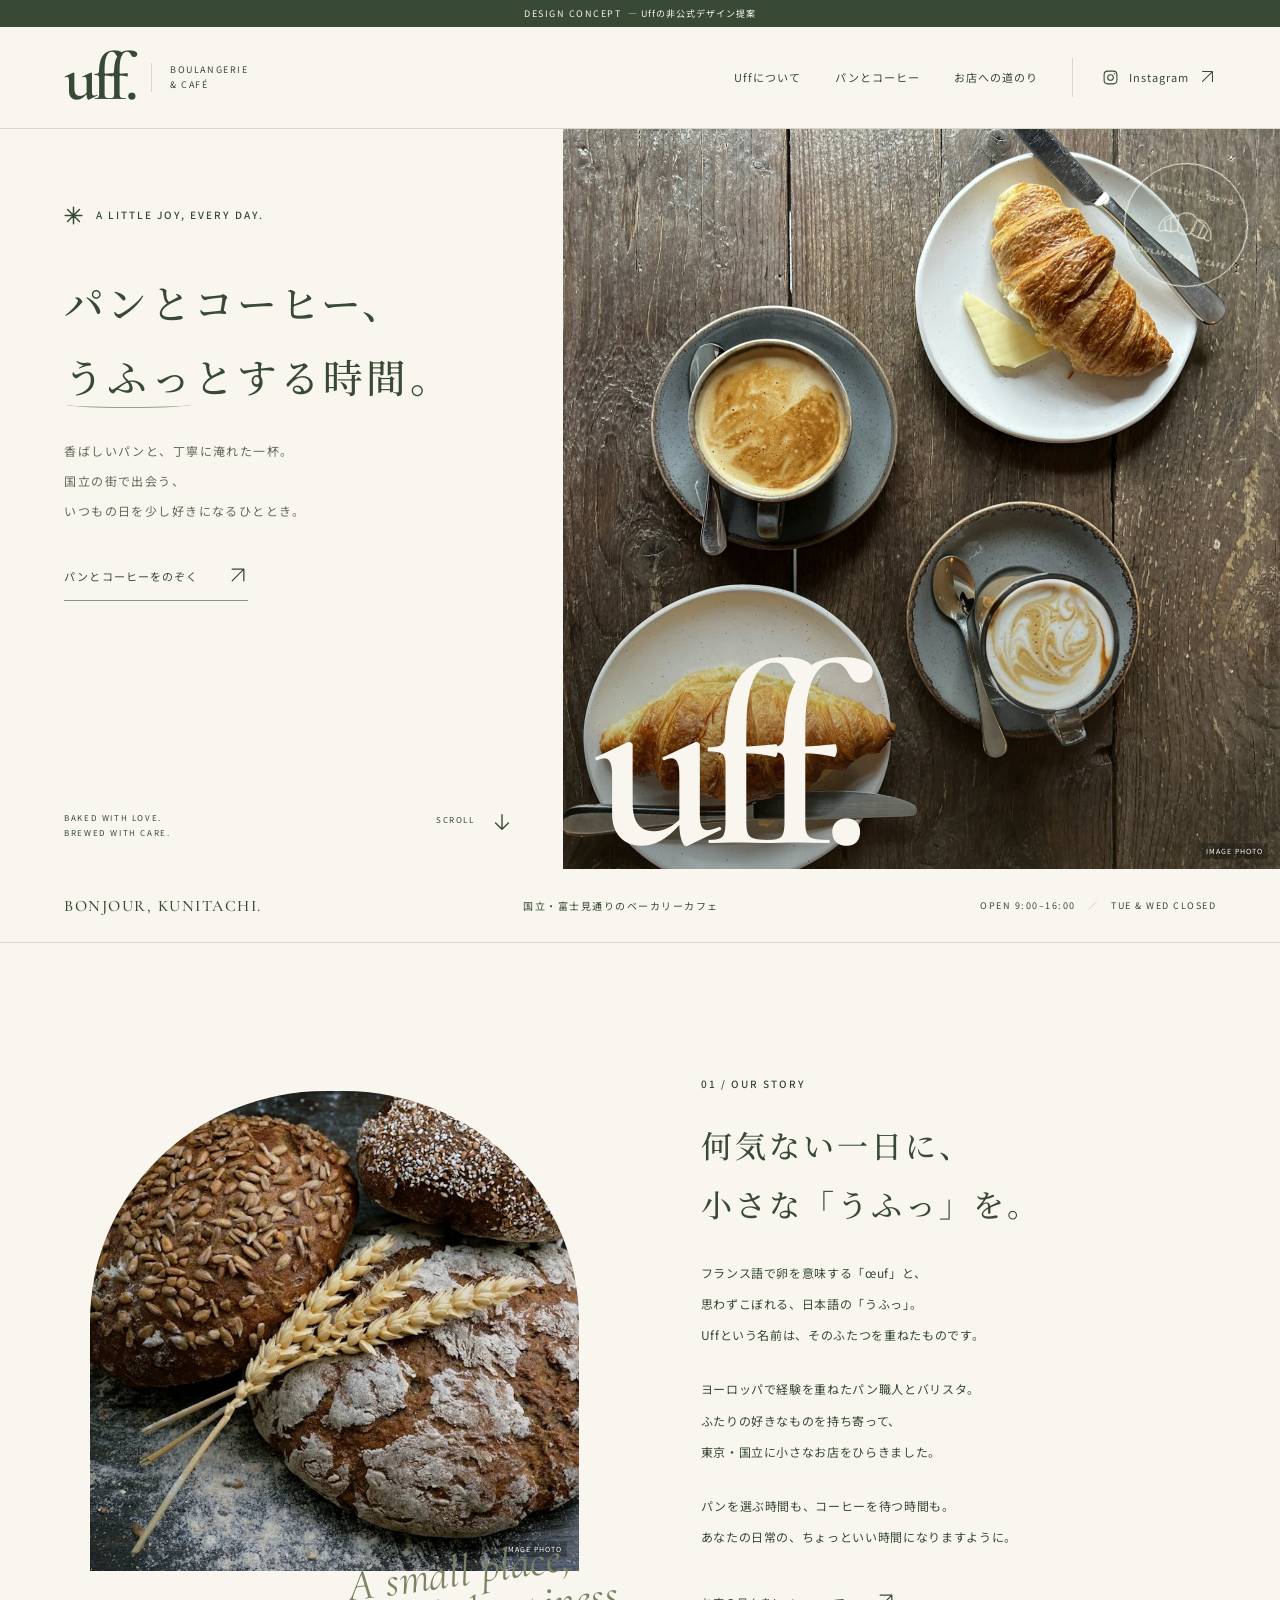
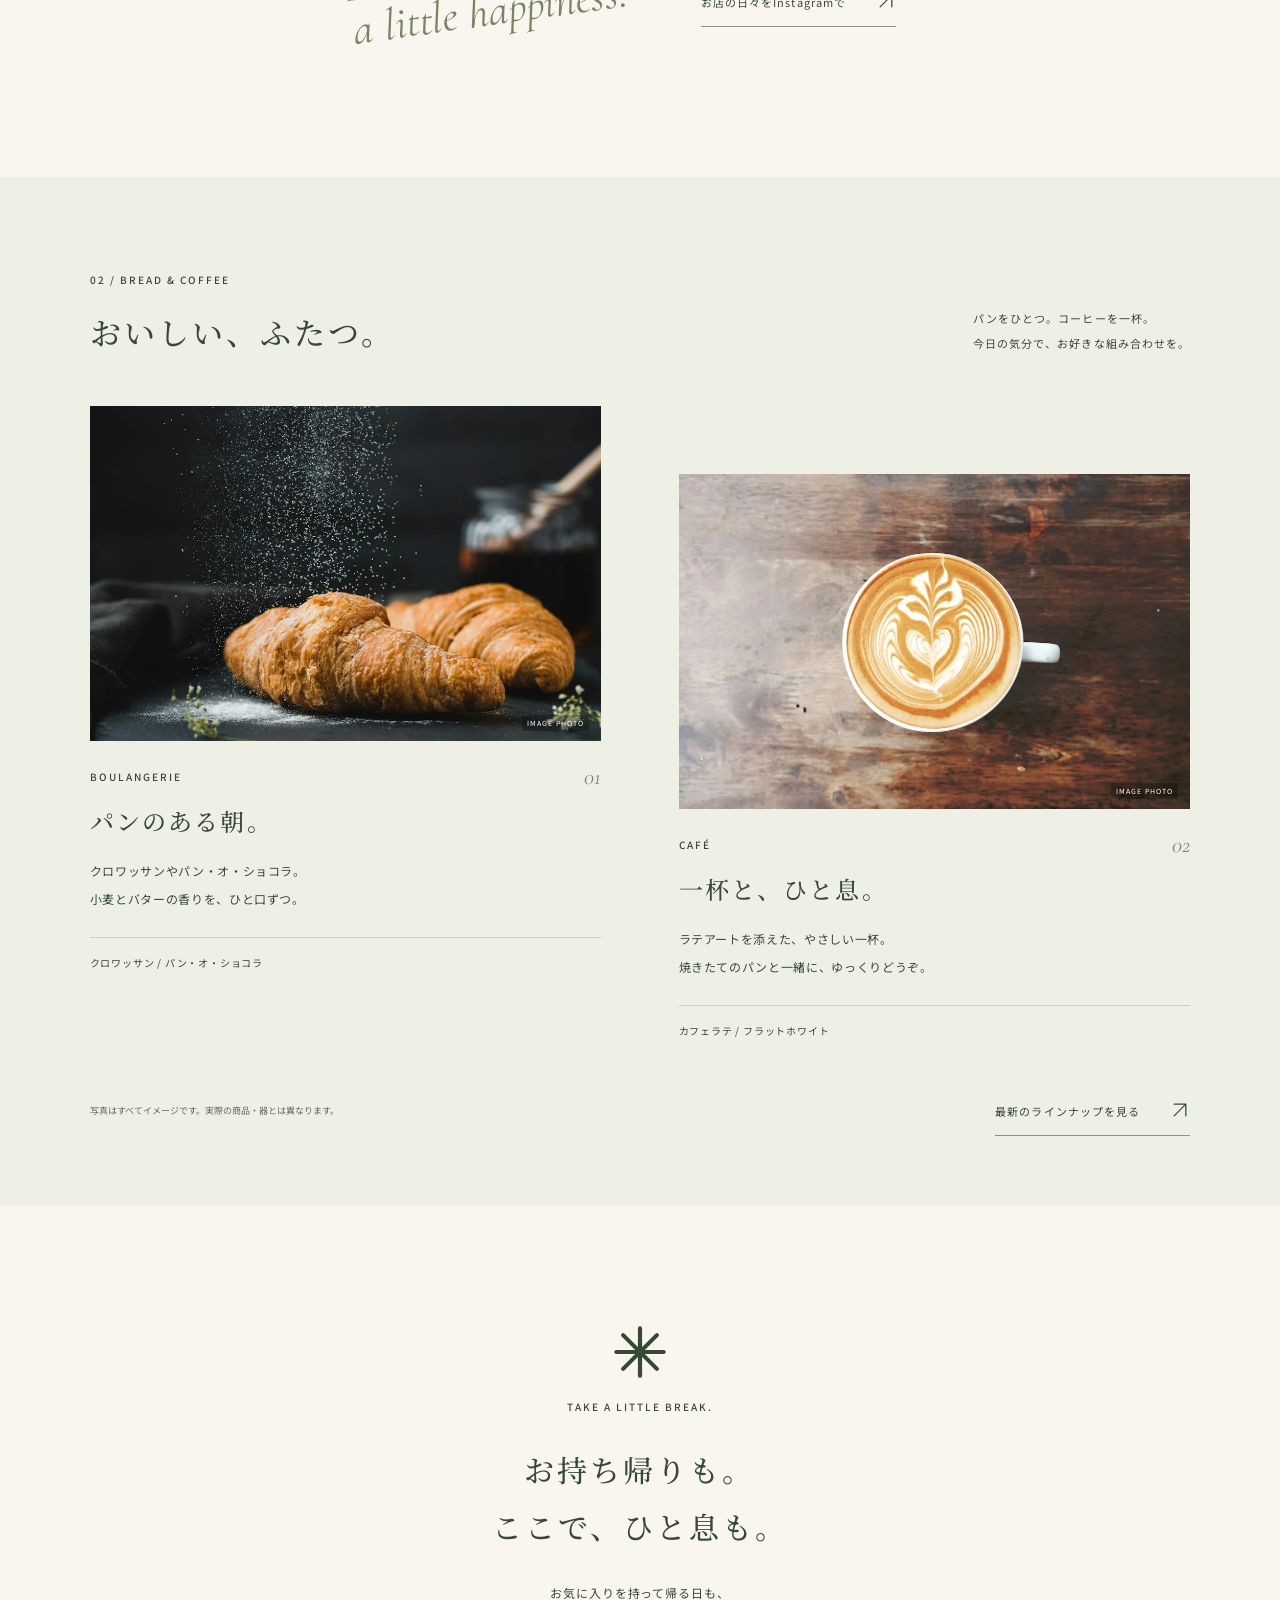
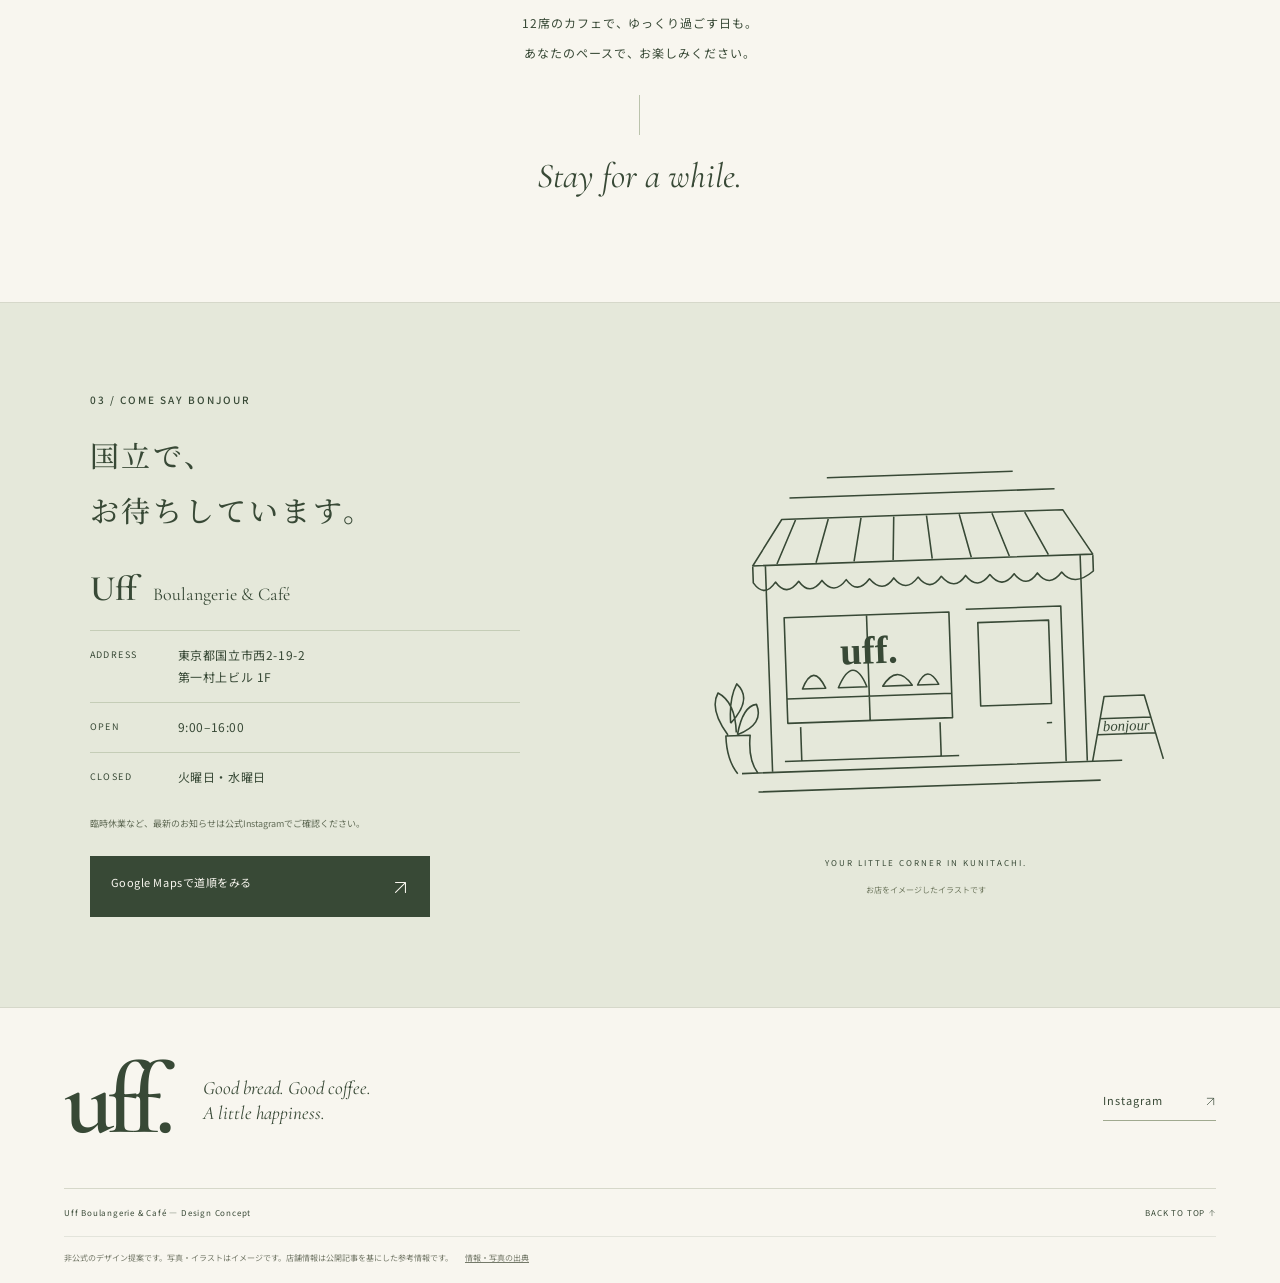
<file: index.html>
<!doctype html>
<html lang="ja">
<head>
  <meta charset="utf-8">
  <meta name="viewport" content="width=device-width, initial-scale=1">
  <meta name="robots" content="noindex,nofollow">
  <meta name="theme-color" content="#384936">
  <meta name="description" content="パンとコーヒー、うふっとする時間。東京・国立のUff Boulangerie & Caféを紹介する非公式デザイン案です。">
  <title>Uff — パンとコーヒー、うふっとする時間。｜デザイン案</title>
  <link rel="icon" href="assets/favicon.svg" type="image/svg+xml">
  <link rel="preconnect" href="https://fonts.googleapis.com">
  <link rel="preconnect" href="https://fonts.gstatic.com" crossorigin>
  <link href="https://fonts.googleapis.com/css2?family=Cormorant+Garamond:ital,wght@0,400;0,500;0,600;1,400;1,500&family=Noto+Sans+JP:wght@400;500;600&family=Noto+Serif+JP:wght@400;500;600&display=swap" rel="stylesheet">
  <link rel="stylesheet" href="style.css">
  <script src="app.js" defer></script>
</head>
<body>
  <a class="skip" href="#main">本文へスキップ</a>
  <div class="concept-note">DESIGN CONCEPT <span>— Uffの非公式デザイン提案</span></div>
  <header class="site-header">
    <a class="brand" href="#top" aria-label="Uff トップへ"><span class="brand-logo">uff<span class="logo-dot">.</span></span><span class="brand-sub">BOULANGERIE<br>& CAFÉ</span></a>
    <button class="menu-toggle" aria-expanded="false" aria-controls="navigation" aria-label="メニューを開く"><span></span><span></span></button>
    <nav id="navigation" aria-label="メインナビゲーション">
      <a href="#story">Uffについて</a><a href="#menu">パンとコーヒー</a><a href="#visit">お店への道のり</a>
      <a class="nav-instagram" href="https://www.instagram.com/uff_boulangeriecafe/" target="_blank" rel="noopener noreferrer"><svg viewBox="0 0 24 24" aria-hidden="true"><rect x="3" y="3" width="18" height="18" rx="5"/><circle cx="12" cy="12" r="4"/><circle class="fill" cx="17.5" cy="6.5" r="1"/></svg><span>Instagram</span><span aria-hidden="true"><svg class="glyph-arrow" viewBox="0 0 24 24" width="24" height="24" aria-hidden="true" focusable="false"><path d="M5 19L19 5M5 5h14v14" fill="none" stroke="currentColor" stroke-width="1.5" stroke-linecap="round" stroke-linejoin="round"/></svg></span></a>
    </nav>
  </header>
  <main id="main">
    <section class="hero" id="top" aria-labelledby="hero-title">
      <div class="hero-copy">
        <p class="eyebrow"><span class="tiny-sun"><svg class="glyph-mark" viewBox="0 0 32 32" width="32" height="32" aria-hidden="true" focusable="false"><path d="M16 2v28M2 16h28M6 6l20 20M6 26L26 6" fill="none" stroke="currentColor" stroke-width="2.5" stroke-linecap="round"/></svg></span> A LITTLE JOY, EVERY DAY.</p>
        <h1 id="hero-title">パンとコーヒー、<br><span>うふっ</span>とする時間。</h1>
        <p class="hero-description">香ばしいパンと、丁寧に淹れた一杯。<br>国立の街で出会う、<br>いつもの日を少し好きになるひととき。</p>
        <a class="text-link" href="#menu">パンとコーヒーをのぞく <span class="arrow" aria-hidden="true"><svg class="glyph-arrow" viewBox="0 0 24 24" width="24" height="24" aria-hidden="true" focusable="false"><path d="M5 19L19 5M5 5h14v14" fill="none" stroke="currentColor" stroke-width="1.5" stroke-linecap="round" stroke-linejoin="round"/></svg></span></a>
        <div class="hero-bottom"><span>BAKED WITH LOVE.<br>BREWED WITH CARE.</span><a href="#story" class="scroll-cue">SCROLL <span aria-hidden="true"><svg class="glyph-arrow" viewBox="0 0 24 24" width="24" height="24" aria-hidden="true" focusable="false"><path d="M12 4v16M5 13l7 7 7-7" fill="none" stroke="currentColor" stroke-width="1.5" stroke-linecap="round" stroke-linejoin="round"/></svg></span></a></div>
      </div>
      <div class="hero-photo">
        <img src="assets/hero.webp" width="1400" height="1867" alt="クロワッサンとコーヒーを囲む食卓のイメージ" fetchpriority="high">
        <div class="photo-shade"></div>
        <div class="hero-seal" aria-label="東京・国立 ベーカリーとカフェ"><span>KUNITACHI, TOKYO</span><svg viewBox="0 0 80 54" aria-hidden="true"><path d="M17 37C9 45 4 39 10 28C14 20 23 15 29 18M63 37C71 45 76 39 70 28C66 20 57 15 51 18M28 18C34 10 46 10 52 18L47 36C42 40 36 40 31 36Z"/><path d="M28 18L19 22L23 39L31 36M52 18L61 22L57 39L47 36M19 22L13 28L16 39L23 39M61 22L67 28L64 39L57 39"/></svg><span>BOULANGERIE & CAFÉ</span></div>
        <p class="hero-wordmark" aria-hidden="true">uff.</p>
        <span class="image-label">IMAGE PHOTO</span>
      </div>
    </section>
    <div class="opening-strip"><span class="strip-title">BONJOUR, KUNITACHI.</span><p>国立・富士見通りのベーカリーカフェ</p><span class="strip-hours">OPEN 9:00–16:00 <i>／</i> TUE & WED CLOSED</span></div>

    <section class="story section-wrap" id="story" aria-labelledby="story-title">
      <div class="story-visual"><img src="assets/bread.webp" width="1000" height="665" alt="香ばしく焼き上がったパンのイメージ" loading="lazy"><span class="image-label">IMAGE PHOTO</span><p class="handwritten">A small place,<br>a little happiness.</p></div>
      <div class="story-copy"><p class="eyebrow">01 / OUR STORY</p><h2 id="story-title">何気ない一日に、<br>小さな「うふっ」を。</h2><p>フランス語で卵を意味する「œuf」と、<br>思わずこぼれる、日本語の「うふっ」。<br>Uffという名前は、そのふたつを重ねたものです。</p><p>ヨーロッパで経験を重ねたパン職人とバリスタ。<br>ふたりの好きなものを持ち寄って、<br>東京・国立に小さなお店をひらきました。</p><p>パンを選ぶ時間も、コーヒーを待つ時間も。<br>あなたの日常の、ちょっといい時間になりますように。</p><a class="text-link" href="https://www.instagram.com/uff_boulangeriecafe/" target="_blank" rel="noopener noreferrer">お店の日々をInstagramで <span class="arrow" aria-hidden="true"><svg class="glyph-arrow" viewBox="0 0 24 24" width="24" height="24" aria-hidden="true" focusable="false"><path d="M5 19L19 5M5 5h14v14" fill="none" stroke="currentColor" stroke-width="1.5" stroke-linecap="round" stroke-linejoin="round"/></svg></span></a></div>
    </section>

    <section class="menu-section" id="menu" aria-labelledby="menu-title">
      <div class="section-wrap">
        <div class="section-heading"><div><p class="eyebrow">02 / BREAD & COFFEE</p><h2 id="menu-title">おいしい、ふたつ。</h2></div><p class="heading-note">パンをひとつ。コーヒーを一杯。<br>今日の気分で、お好きな組み合わせを。</p></div>
        <div class="menu-grid">
          <article class="menu-item"><div class="menu-image"><img src="assets/croissant.webp" width="1000" height="800" alt="クロワッサンのイメージ" loading="lazy"><span class="image-label">IMAGE PHOTO</span></div><div class="menu-item-top"><span class="eyebrow">BOULANGERIE</span><span class="item-number">01</span></div><h3>パンのある朝。</h3><p>クロワッサンやパン・オ・ショコラ。<br>小麦とバターの香りを、ひと口ずつ。</p><div class="menu-detail"><span>クロワッサン / パン・オ・ショコラ</span></div></article>
          <article class="menu-item"><div class="menu-image"><img src="assets/latte.webp" width="1000" height="1250" alt="ラテアートを施したカフェラテのイメージ" loading="lazy"><span class="image-label">IMAGE PHOTO</span></div><div class="menu-item-top"><span class="eyebrow">CAFÉ</span><span class="item-number">02</span></div><h3>一杯と、ひと息。</h3><p>ラテアートを添えた、やさしい一杯。<br>焼きたてのパンと一緒に、ゆっくりどうぞ。</p><div class="menu-detail"><span>カフェラテ / フラットホワイト</span></div></article>
        </div>
        <div class="menu-footnote"><p>写真はすべてイメージです。実際の商品・器とは異なります。</p><a class="text-link" href="https://www.instagram.com/uff_boulangeriecafe/" target="_blank" rel="noopener noreferrer">最新のラインナップを見る <span class="arrow" aria-hidden="true"><svg class="glyph-arrow" viewBox="0 0 24 24" width="24" height="24" aria-hidden="true" focusable="false"><path d="M5 19L19 5M5 5h14v14" fill="none" stroke="currentColor" stroke-width="1.5" stroke-linecap="round" stroke-linejoin="round"/></svg></span></a></div>
      </div>
    </section>

    <section class="cafe-moment section-wrap" aria-label="カフェで過ごす時間"><span class="moment-flower" aria-hidden="true"><svg class="glyph-mark" viewBox="0 0 32 32" width="32" height="32" aria-hidden="true" focusable="false"><path d="M16 2v28M2 16h28M6 6l20 20M6 26L26 6" fill="none" stroke="currentColor" stroke-width="2.5" stroke-linecap="round"/></svg></span><p class="eyebrow">TAKE A LITTLE BREAK.</p><h2>お持ち帰りも。<br>ここで、ひと息も。</h2><p>お気に入りを持って帰る日も、<br>12席のカフェで、ゆっくり過ごす日も。<br>あなたのペースで、お楽しみください。</p><span class="moment-line" aria-hidden="true"></span><p class="moment-english">Stay for a while.</p></section>

    <section class="visit" id="visit" aria-labelledby="visit-title"><div class="section-wrap visit-inner"><div class="visit-info"><p class="eyebrow">03 / COME SAY BONJOUR</p><h2 id="visit-title">国立で、<br>お待ちしています。</h2><p class="visit-name">Uff <span>Boulangerie & Café</span></p><dl><div><dt>ADDRESS</dt><dd>東京都国立市西2-19-2<br>第一村上ビル 1F</dd></div><div><dt>OPEN</dt><dd>9:00–16:00</dd></div><div><dt>CLOSED</dt><dd>火曜日・水曜日</dd></div></dl><p class="visit-small">臨時休業など、最新のお知らせは公式Instagramでご確認ください。</p><a class="solid-link" href="https://www.google.com/maps/search/?api=1&query=Uff%20Boulangerie%20Cafe%20%E5%9B%BD%E7%AB%8B%E5%B8%82%E8%A5%BF2-19-2" target="_blank" rel="noopener noreferrer">Google Mapsで道順をみる <span aria-hidden="true"><svg class="glyph-arrow" viewBox="0 0 24 24" width="24" height="24" aria-hidden="true" focusable="false"><path d="M5 19L19 5M5 5h14v14" fill="none" stroke="currentColor" stroke-width="1.5" stroke-linecap="round" stroke-linejoin="round"/></svg></span></a></div>
      <div class="visit-art" aria-label="Uffのイラスト"><svg class="shop-drawing" viewBox="0 0 500 410" fill="none" xmlns="http://www.w3.org/2000/svg" aria-hidden="true"><g stroke="currentColor" stroke-width="1.5" stroke-linejoin="round"><path d="M71 336H431M100 335V140H398V335M88 140H410L383 97H117Z"/><path d="M111 139L130 98M148 139L161 98M184 139L192 98M221 139L223 98M258 139L254 98M295 139L285 98M331 139L316 98M368 139L347 98M88 141V156Q98 171 109 156Q119 171 131 156Q141 171 153 156Q164 171 176 156Q186 171 198 156Q210 171 221 156Q232 171 244 156Q255 171 266 156Q278 171 289 156Q300 171 312 156Q323 171 335 156Q346 171 357 156Q368 171 380 156Q391 171 410 156V141"/><path d="M116 190H272V290H116ZM288 188H378V335M299 201H366V280H299ZM361 298H366M194 190V290M116 267H272M128 294V326M260 294V326M112 326H277"/><path d="M131 258Q142 233 153 258ZM165 258Q180 226 192 258ZM207 258Q221 237 235 258ZM240 258Q250 238 260 258Z"/><path d="M86 336Q77 323 80 300H57Q57 323 67 336M59 299Q42 274 51 259Q67 268 67 297M68 299Q74 272 87 271Q94 290 68 299M62 288Q61 265 69 251Q84 266 62 288M403 336L416 275H454L470 336M411 296H459M409 311H463"/><path d="M86 354H410M125 77H376M161 59H337"/></g><text x="195" y="236" fill="currentColor" text-anchor="middle" font-family="Georgia,serif" font-weight="bold" font-size="37">uff.</text><text x="436" y="308" fill="currentColor" text-anchor="middle" font-family="Georgia,serif" font-style="italic" font-size="14">bonjour</text></svg><p>YOUR LITTLE CORNER IN KUNITACHI.</p><span class="illustration-note">お店をイメージしたイラストです</span></div></div></section>
  </main>
  <footer><div class="footer-main"><a class="footer-logo" href="#top" aria-label="トップへ">uff.</a><p>Good bread. Good coffee.<br>A little happiness.</p><a class="footer-instagram" href="https://www.instagram.com/uff_boulangeriecafe/" target="_blank" rel="noopener noreferrer">Instagram <span aria-hidden="true"><svg class="glyph-arrow" viewBox="0 0 24 24" width="24" height="24" aria-hidden="true" focusable="false"><path d="M5 19L19 5M5 5h14v14" fill="none" stroke="currentColor" stroke-width="1.5" stroke-linecap="round" stroke-linejoin="round"/></svg></span></a></div><div class="footer-bottom"><span>Uff Boulangerie & Café — Design Concept</span><a href="#top">BACK TO TOP <svg class="glyph-arrow" viewBox="0 0 24 24" width="24" height="24" aria-hidden="true" focusable="false"><path d="M12 20V4M5 11l7-7 7 7" fill="none" stroke="currentColor" stroke-width="1.5" stroke-linecap="round" stroke-linejoin="round"/></svg></a></div><div class="demo-disclosure">非公式のデザイン提案です。写真・イラストはイメージです。店舗情報は公開記事を基にした参考情報です。<details><summary>情報・写真の出典</summary><p>店舗情報：<a href="https://tachikawa.keizai.biz/headline/4227/" target="_blank" rel="noopener noreferrer">立川経済新聞（2026年11月4日）</a> ／ <a href="https://kunitachi-media.tokyo.jp/archives/1681" target="_blank" rel="noopener noreferrer">くにたちクリップ</a>。写真：Unsplash。実際の店舗・商品を撮影したものではありません。</p></details></div></footer>
</body>
</html>
</file>
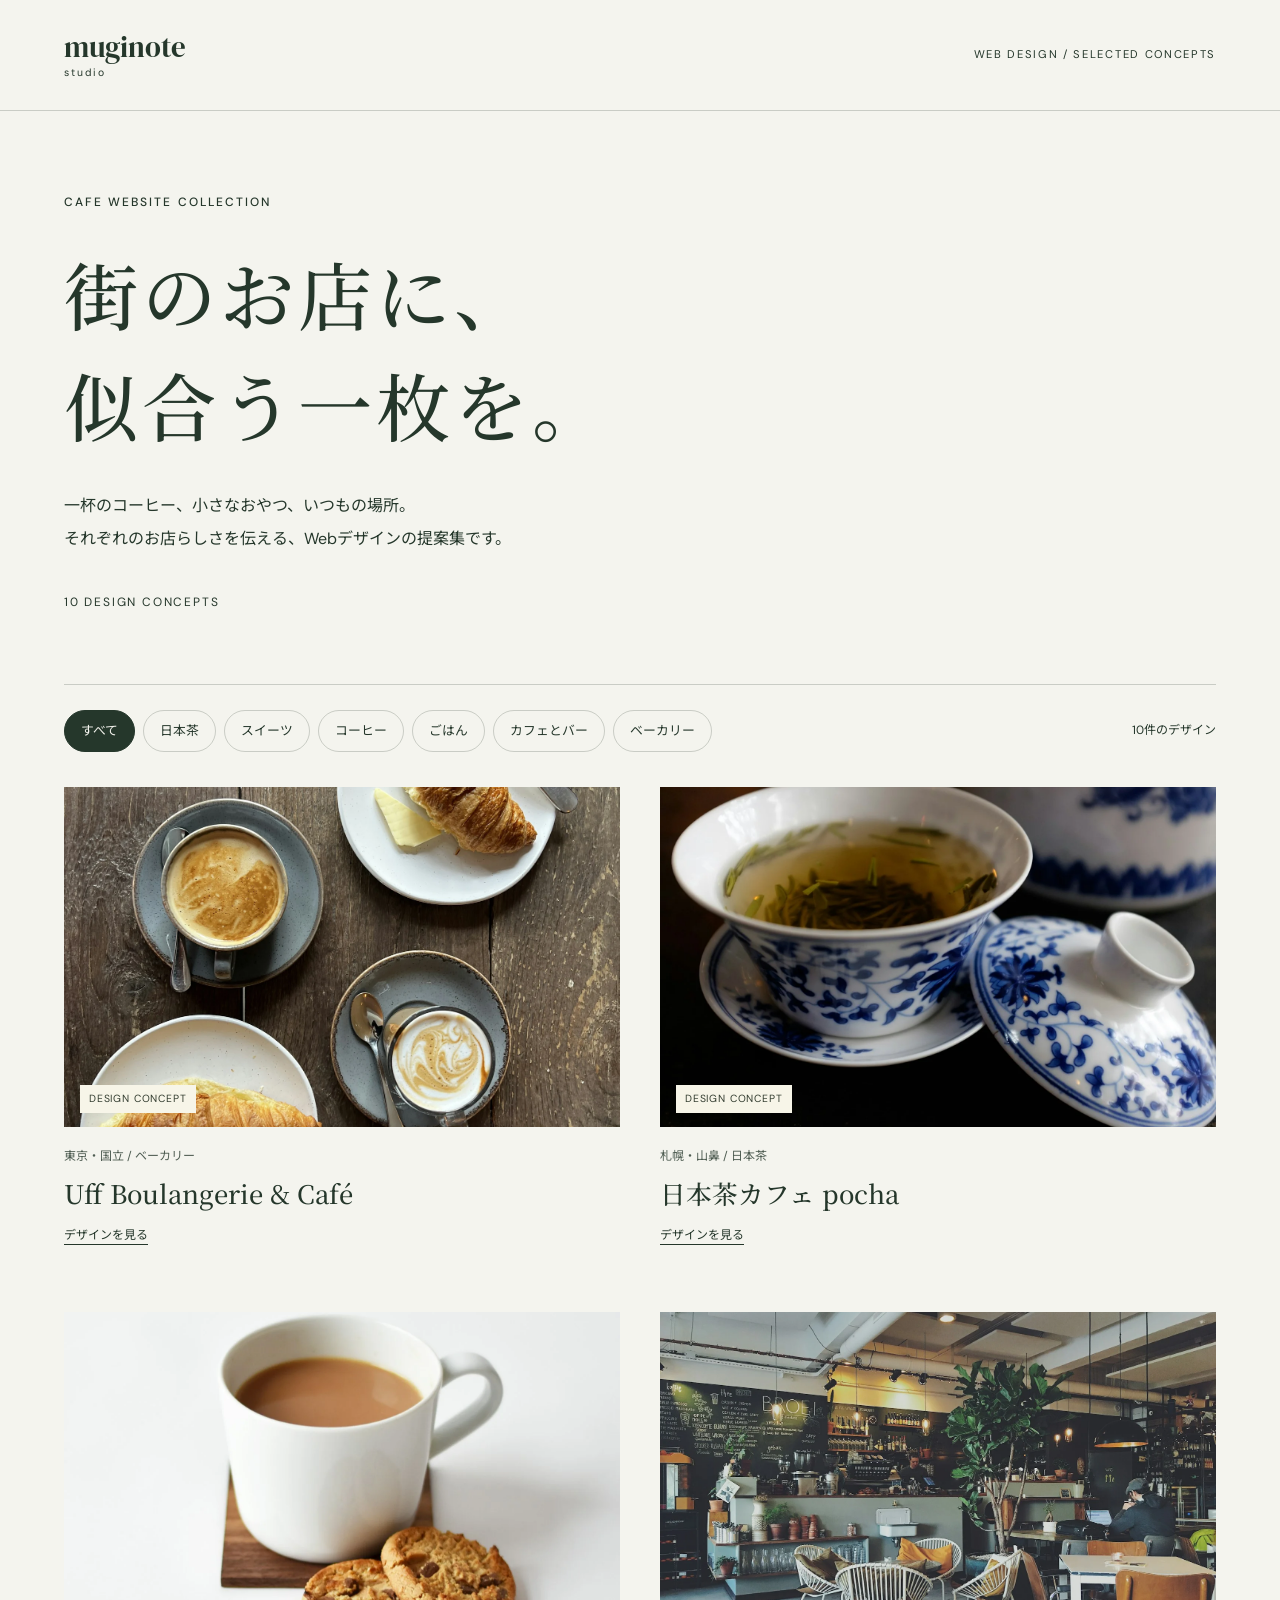
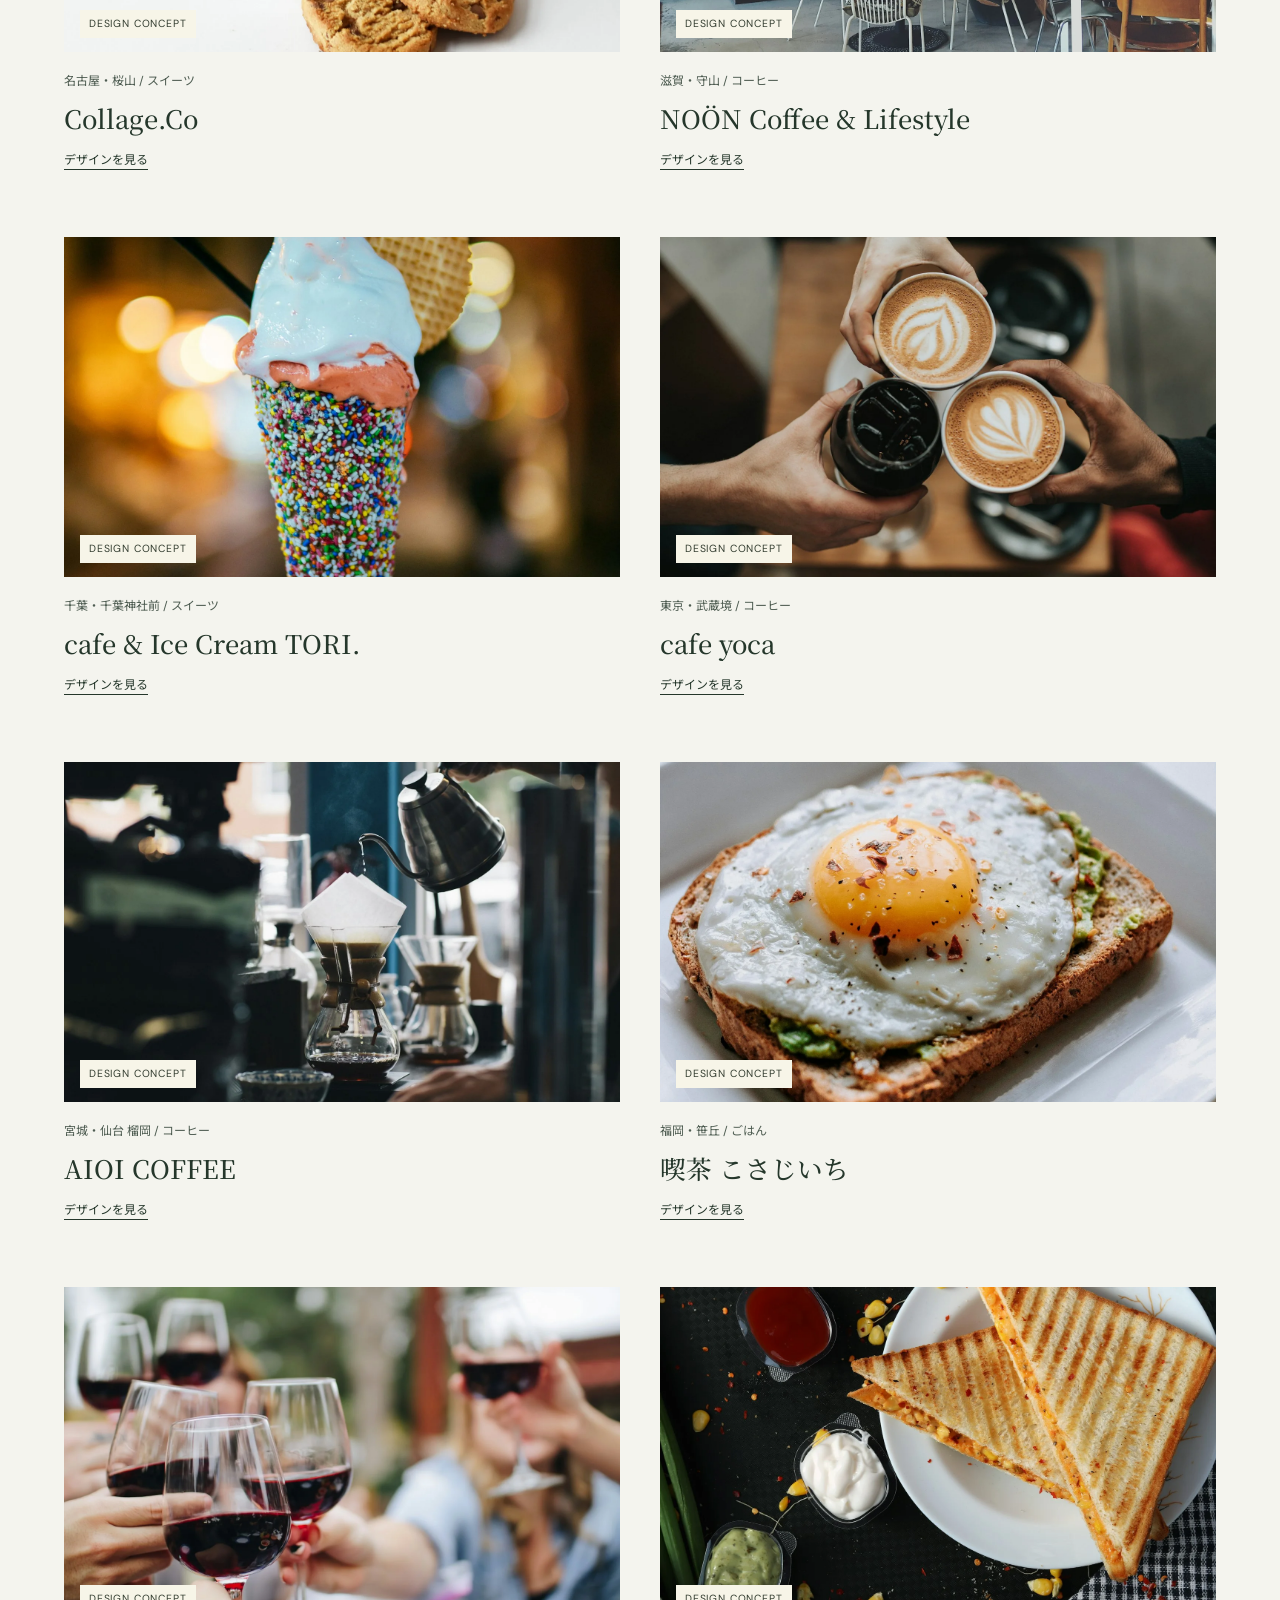
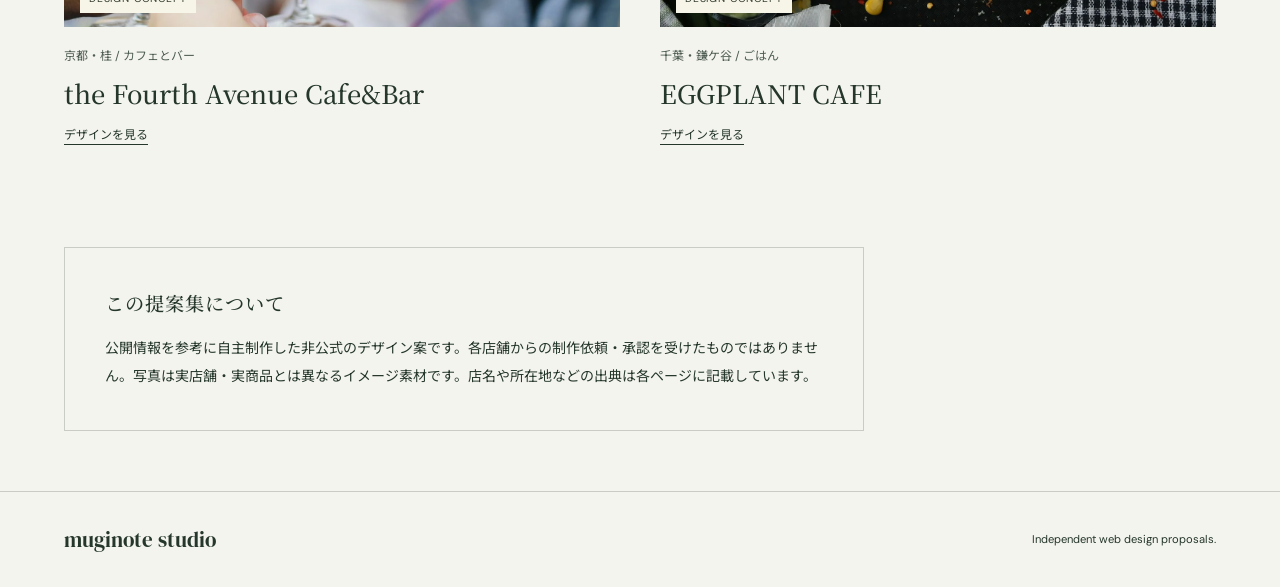
<file: proposals/index.html>
<!doctype html><html lang="ja"><head><meta charset="utf-8"><meta name="viewport" content="width=device-width, initial-scale=1"><meta name="robots" content="noindex,nofollow"><link rel="preconnect" href="https://fonts.googleapis.com"><link rel="preconnect" href="https://fonts.gstatic.com" crossorigin><link href="https://fonts.googleapis.com/css2?family=DM+Sans:wght@400;500;600;700&family=DM+Serif+Display:ital@0;1&family=Noto+Sans+JP:wght@400;500;600;700&family=Noto+Serif+JP:wght@400;500;600&display=swap" rel="stylesheet"><title>カフェのWebデザイン提案集｜muginote studio</title><meta name="description" content="muginote studioによるカフェのWebサイトデザイン提案集。10店舗のトップページをご覧いただけます。"><link rel="stylesheet" href="assets/site.css"><script src="assets/site.js" defer></script></head><body class="gallery-page"><a class="skip" href="#main">本文へスキップ</a><header class="gallery-header"><a href="./">muginote<span>studio</span></a><p>WEB DESIGN / SELECTED CONCEPTS</p></header><main class="gallery-main" id="main"><section class="gallery-intro"><p class="eyebrow">CAFE WEBSITE COLLECTION</p><h1>街のお店に、<br>似合う一枚を。</h1><p>一杯のコーヒー、小さなおやつ、いつもの場所。<br>それぞれのお店らしさを伝える、Webデザインの提案集です。</p><span class="collection-count">10 DESIGN CONCEPTS</span></section><div class="gallery-tools"><div class="filters" aria-label="種類で絞り込む"><button data-filter="all" aria-pressed="true">すべて</button><button data-filter="tea" aria-pressed="false">日本茶</button><button data-filter="sweets" aria-pressed="false">スイーツ</button><button data-filter="coffee" aria-pressed="false">コーヒー</button><button data-filter="meal" aria-pressed="false">ごはん</button><button data-filter="bar" aria-pressed="false">カフェとバー</button><button data-filter="bakery" aria-pressed="false">ベーカリー</button></div><p id="filter-status" aria-live="polite">10件のデザイン</p></div><div class="gallery-grid"><a class="gallery-card card-uff" href="../" data-category="bakery"><div class="gallery-image"><img src="../assets/hero.webp" alt="Uff Boulangerie &amp; Café デザイン案のイメージ写真" width="900" height="700" loading="lazy"><span>DESIGN CONCEPT</span></div><div class="card-info"><p>東京・国立 / ベーカリー</p><h2>Uff Boulangerie &amp; Café</h2><span class="card-cta">デザインを見る</span></div></a><a class="gallery-card card-pocha" href="pocha/" data-category="tea"><div class="gallery-image"><img src="assets/tea.webp" alt="日本茶カフェ pocha デザイン案のイメージ写真" width="900" height="700" loading="lazy"><span>DESIGN CONCEPT</span></div><div class="card-info"><p>札幌・山鼻 / 日本茶</p><h2>日本茶カフェ pocha</h2><span class="card-cta">デザインを見る</span></div></a><a class="gallery-card card-collage" href="collage-co/" data-category="sweets"><div class="gallery-image"><img src="assets/cookies.webp" alt="Collage.Co デザイン案のイメージ写真" width="900" height="700" loading="lazy"><span>DESIGN CONCEPT</span></div><div class="card-info"><p>名古屋・桜山 / スイーツ</p><h2>Collage.Co</h2><span class="card-cta">デザインを見る</span></div></a><a class="gallery-card card-noon" href="noon/" data-category="coffee"><div class="gallery-image"><img src="assets/table.webp" alt="NOÖN Coffee &amp; Lifestyle デザイン案のイメージ写真" width="900" height="700" loading="lazy"><span>DESIGN CONCEPT</span></div><div class="card-info"><p>滋賀・守山 / コーヒー</p><h2>NOÖN Coffee &amp; Lifestyle</h2><span class="card-cta">デザインを見る</span></div></a><a class="gallery-card card-tori" href="tori/" data-category="sweets"><div class="gallery-image"><img src="assets/icecream.webp" alt="cafe &amp; Ice Cream TORI. デザイン案のイメージ写真" width="900" height="700" loading="lazy"><span>DESIGN CONCEPT</span></div><div class="card-info"><p>千葉・千葉神社前 / スイーツ</p><h2>cafe &amp; Ice Cream TORI.</h2><span class="card-cta">デザインを見る</span></div></a><a class="gallery-card card-yoca" href="yoca/" data-category="coffee"><div class="gallery-image"><img src="assets/latte.webp" alt="cafe yoca デザイン案のイメージ写真" width="900" height="700" loading="lazy"><span>DESIGN CONCEPT</span></div><div class="card-info"><p>東京・武蔵境 / コーヒー</p><h2>cafe yoca</h2><span class="card-cta">デザインを見る</span></div></a><a class="gallery-card card-aioi" href="aioi-coffee/" data-category="coffee"><div class="gallery-image"><img src="assets/coffee.webp" alt="AIOI COFFEE デザイン案のイメージ写真" width="900" height="700" loading="lazy"><span>DESIGN CONCEPT</span></div><div class="card-info"><p>宮城・仙台 榴岡 / コーヒー</p><h2>AIOI COFFEE</h2><span class="card-cta">デザインを見る</span></div></a><a class="gallery-card card-cosaji" href="cosajiichi/" data-category="meal"><div class="gallery-image"><img src="assets/toast.webp" alt="喫茶 こさじいち デザイン案のイメージ写真" width="900" height="700" loading="lazy"><span>DESIGN CONCEPT</span></div><div class="card-info"><p>福岡・笹丘 / ごはん</p><h2>喫茶 こさじいち</h2><span class="card-cta">デザインを見る</span></div></a><a class="gallery-card card-fourth" href="fourth-avenue/" data-category="bar"><div class="gallery-image"><img src="assets/wine.webp" alt="the Fourth Avenue Cafe&amp;Bar デザイン案のイメージ写真" width="900" height="700" loading="lazy"><span>DESIGN CONCEPT</span></div><div class="card-info"><p>京都・桂 / カフェとバー</p><h2>the Fourth Avenue Cafe&amp;Bar</h2><span class="card-cta">デザインを見る</span></div></a><a class="gallery-card card-eggplant" href="eggplant/" data-category="meal"><div class="gallery-image"><img src="assets/sandwich.webp" alt="EGGPLANT CAFE デザイン案のイメージ写真" width="900" height="700" loading="lazy"><span>DESIGN CONCEPT</span></div><div class="card-info"><p>千葉・鎌ケ谷 / ごはん</p><h2>EGGPLANT CAFE</h2><span class="card-cta">デザインを見る</span></div></a></div><section class="gallery-note"><h2>この提案集について</h2><p>公開情報を参考に自主制作した非公式のデザイン案です。各店舗からの制作依頼・承認を受けたものではありません。写真は実店舗・実商品とは異なるイメージ素材です。店名や所在地などの出典は各ページに記載しています。</p></section></main><footer class="gallery-footer"><p>muginote studio</p><span>Independent web design proposals.</span></footer></body></html>
</file>
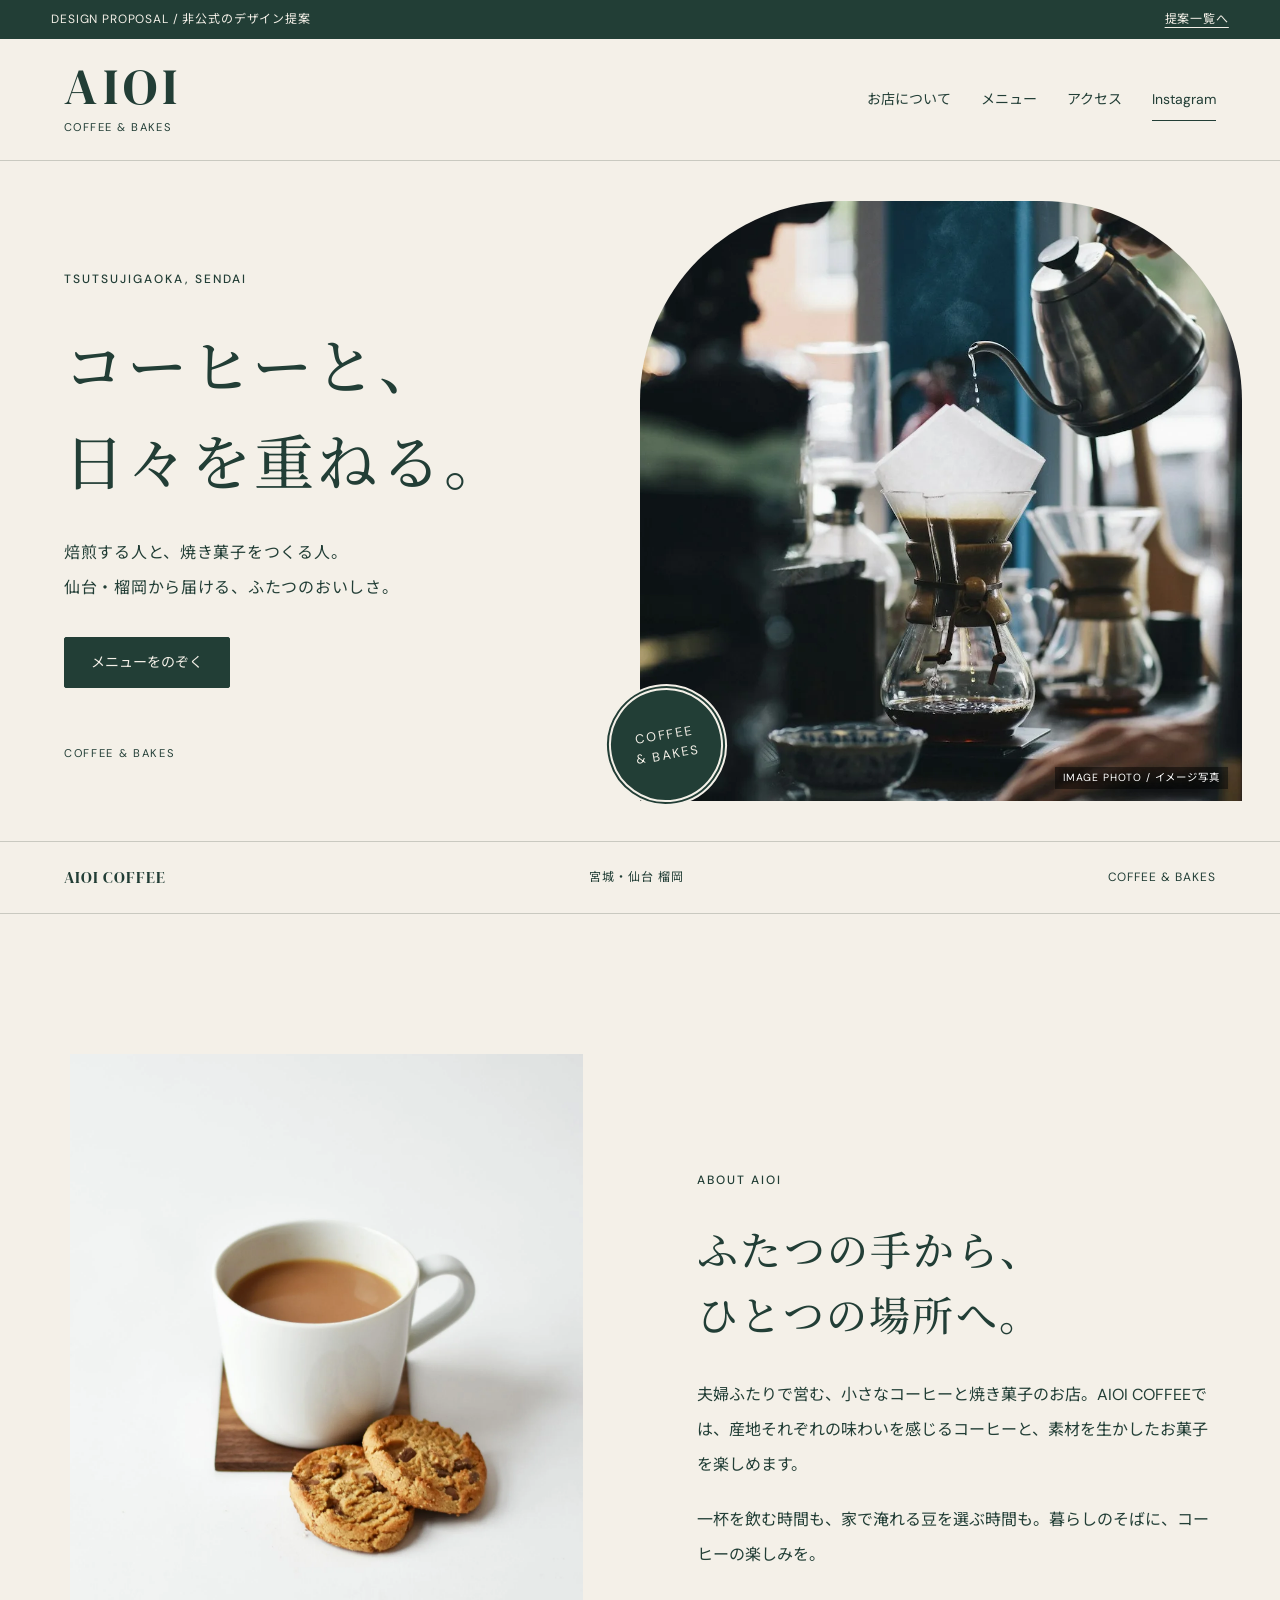
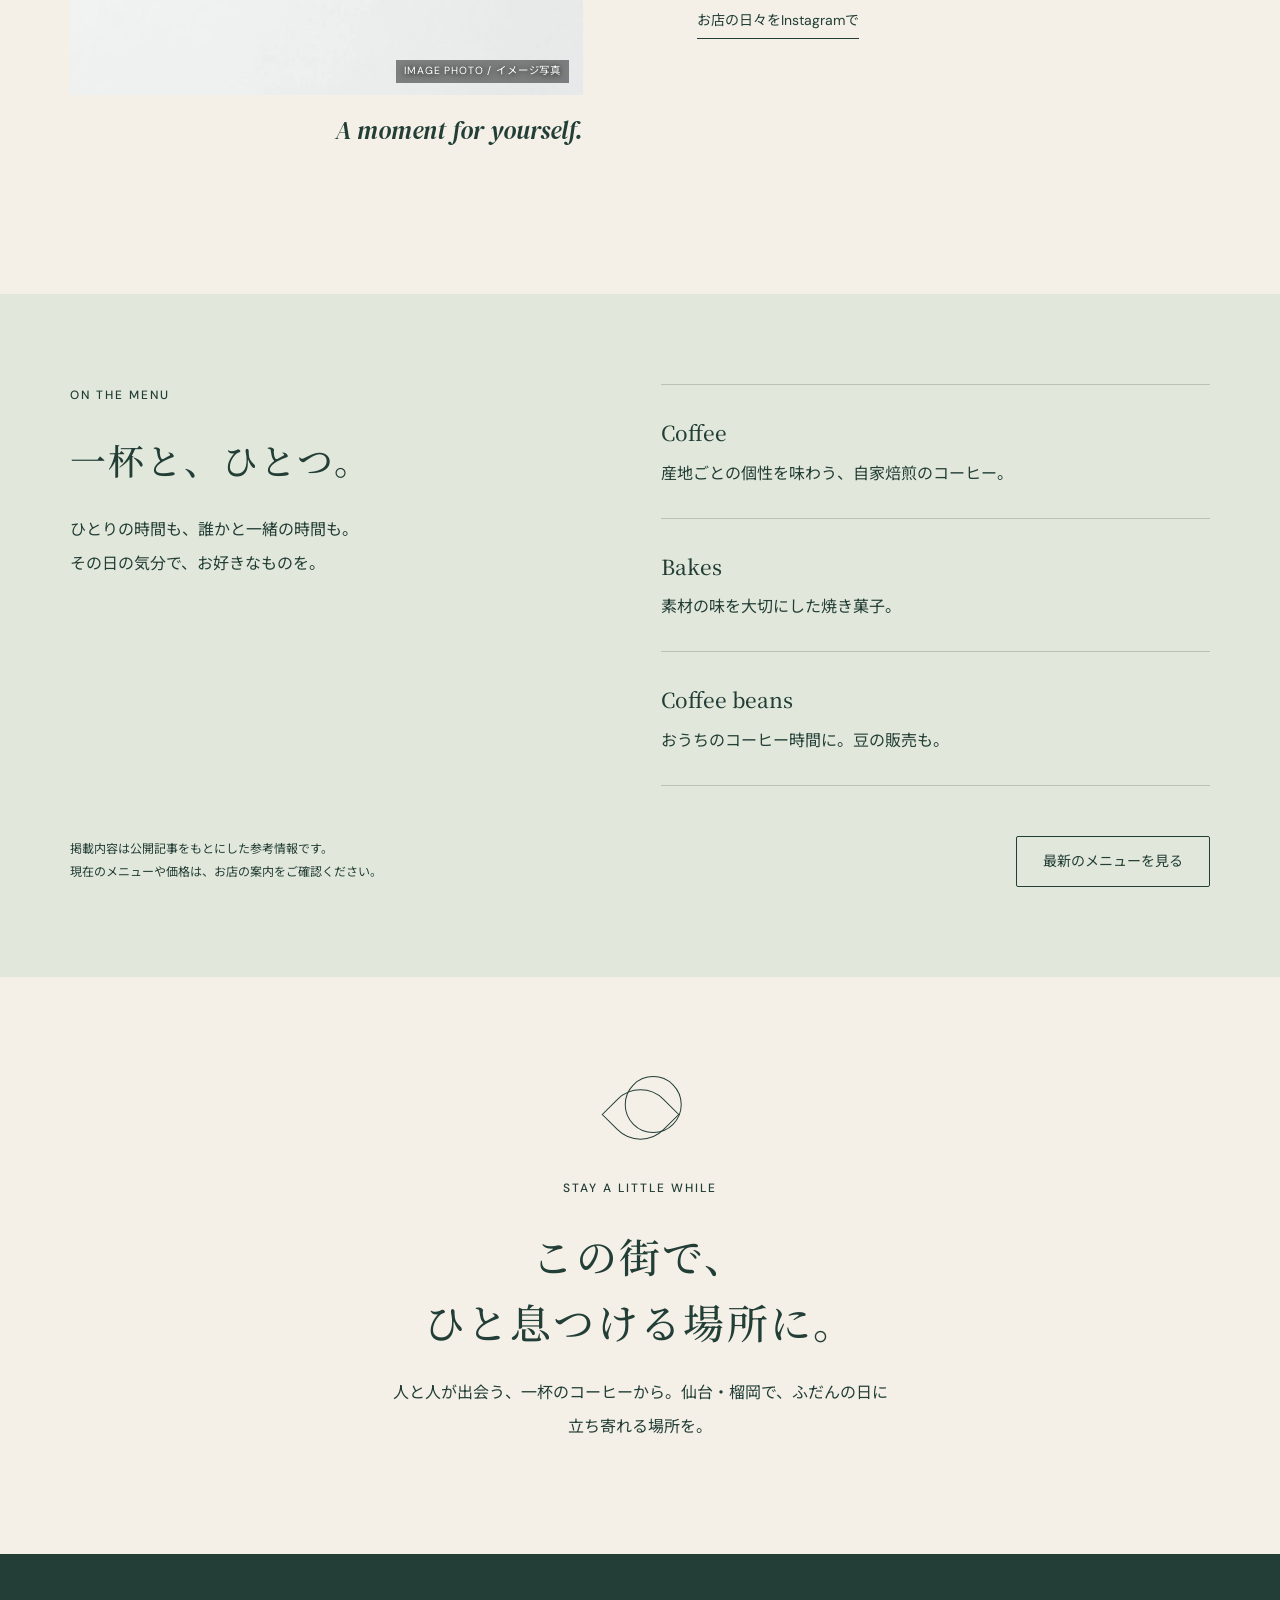
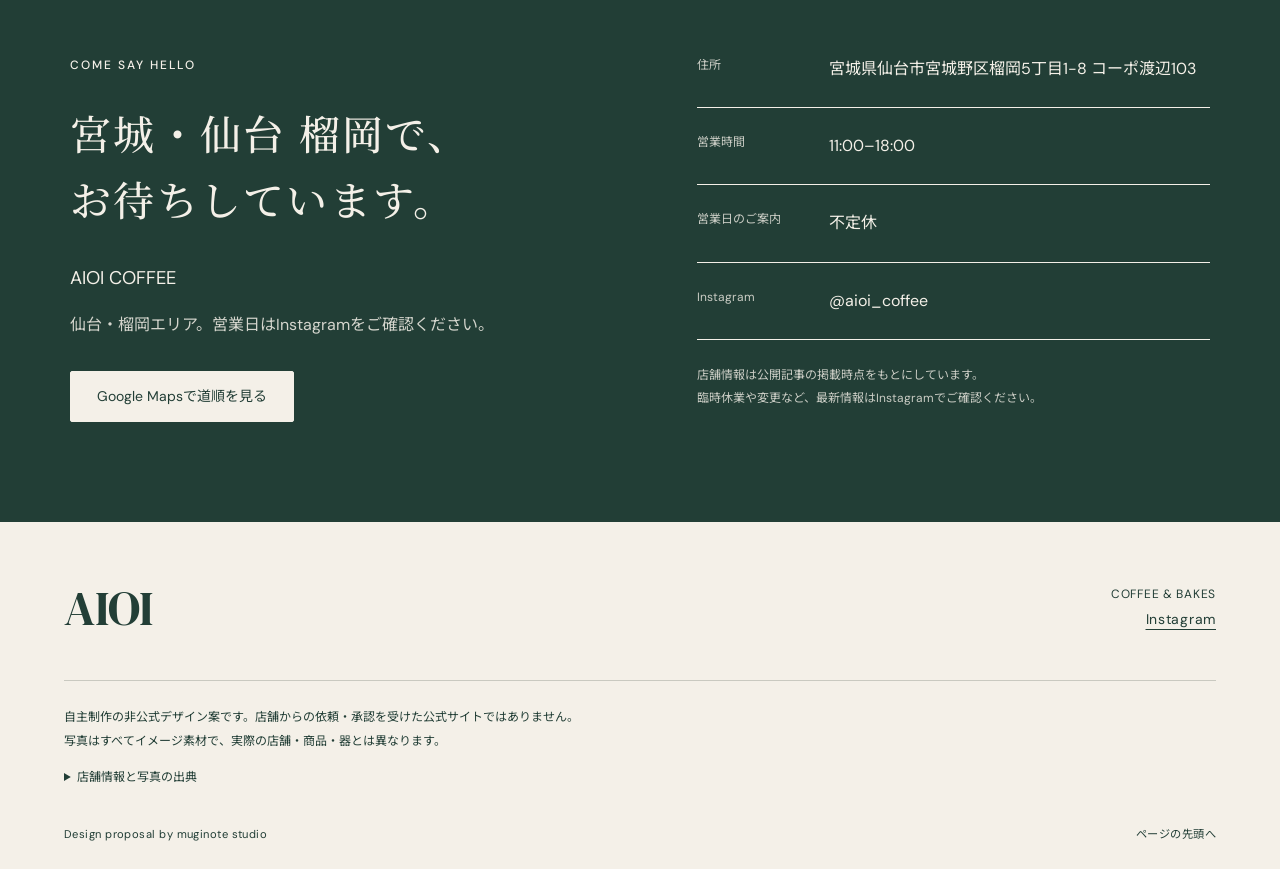
<file: proposals/aioi-coffee/index.html>
<!doctype html>
<html lang="ja"><head><meta charset="utf-8"><meta name="viewport" content="width=device-width, initial-scale=1"><meta name="robots" content="noindex,nofollow"><link rel="preconnect" href="https://fonts.googleapis.com"><link rel="preconnect" href="https://fonts.gstatic.com" crossorigin><link href="https://fonts.googleapis.com/css2?family=DM+Sans:wght@400;500;600;700&family=DM+Serif+Display:ital@0;1&family=Noto+Sans+JP:wght@400;500;600;700&family=Noto+Serif+JP:wght@400;500;600&display=swap" rel="stylesheet"><title>AIOI COFFEE｜トップページ デザイン提案</title>
<meta name="description" content="AIOI COFFEEの非公式Webデザイン提案。宮城・仙台 榴岡のカフェを紹介する自主制作の見本です。">
<meta name="theme-color" content="#25382e"><link rel="stylesheet" href="../assets/site.css"><script src="../assets/site.js" defer></script></head>
<body class="theme-aioi layout-split">
<a class="skip" href="#main">本文へスキップ</a>
<div class="concept-bar"><span>DESIGN PROPOSAL / 非公式のデザイン提案</span><a href="../">提案一覧へ</a></div>
<header class="header"><a class="brand" href="#top" aria-label="AIOI COFFEE トップ"><span class="brand-main">AIOI</span><span class="brand-sub">COFFEE &amp; BAKES</span></a>
<button class="menu-toggle" aria-expanded="false" aria-controls="nav" aria-label="メニューを開く"><span></span><span></span></button>
<nav id="nav" aria-label="メインナビゲーション"><a href="#about">お店について</a><a href="#menu">メニュー</a><a href="#visit">アクセス</a><a class="nav-instagram" href="https://www.instagram.com/aioi_coffee/" target="_blank" rel="noopener noreferrer">Instagram</a></nav></header>
<main id="main"><section class="hero" id="top"><div class="hero-copy"><p class="eyebrow">TSUTSUJIGAOKA, SENDAI</p><h1>コーヒーと、<br>日々を重ねる。</h1><p class="lead">焙煎する人と、焼き菓子をつくる人。<br>仙台・榴岡から届ける、ふたつのおいしさ。</p><a class="button" href="#menu">メニューをのぞく</a><p class="hero-caption">COFFEE &amp; BAKES</p></div><div class="hero-visual"><figure class="photo photo-coffee"><img src="../assets/coffee.webp" width="1500" height="1000" alt="イメージ写真。実際のAIOI COFFEEの店舗・商品ではありません。" fetchpriority="high"><figcaption>IMAGE PHOTO / イメージ写真</figcaption></figure><span class="hero-badge" aria-hidden="true">COFFEE<br>& BAKES</span></div></section>
<div class="ticker"><span>AIOI COFFEE</span><span>宮城・仙台 榴岡</span><span>COFFEE &amp; BAKES</span></div>
<section class="story wrap" id="about"><div class="story-photo"><figure class="photo photo-cookies"><img src="../assets/cookies.webp" width="1500" height="2070" alt="カフェで過ごす時間のイメージ。実店舗の写真ではありません。" loading="lazy"><figcaption>IMAGE PHOTO / イメージ写真</figcaption></figure><p class="photo-note">A moment for yourself.</p></div><div class="story-copy"><p class="eyebrow">ABOUT AIOI</p><h2>ふたつの手から、<br>ひとつの場所へ。</h2><p>夫婦ふたりで営む、小さなコーヒーと焼き菓子のお店。AIOI COFFEEでは、産地それぞれの味わいを感じるコーヒーと、素材を生かしたお菓子を楽しめます。</p><p>一杯を飲む時間も、家で淹れる豆を選ぶ時間も。暮らしのそばに、コーヒーの楽しみを。</p><a class="line-link" href="https://www.instagram.com/aioi_coffee/" target="_blank" rel="noopener noreferrer">お店の日々をInstagramで</a></div></section>
<section class="menu-section" id="menu"><div class="wrap menu-inner"><div class="section-heading"><p class="eyebrow">ON THE MENU</p><h2>一杯と、ひとつ。</h2><p>ひとりの時間も、誰かと一緒の時間も。<br>その日の気分で、お好きなものを。</p></div><ul class="menu-list"><li><h3>Coffee</h3><p>産地ごとの個性を味わう、自家焙煎のコーヒー。</p></li><li><h3>Bakes</h3><p>素材の味を大切にした焼き菓子。</p></li><li><h3>Coffee beans</h3><p>おうちのコーヒー時間に。豆の販売も。</p></li></ul></div><div class="wrap menu-bottom"><p>掲載内容は公開記事をもとにした参考情報です。<br>現在のメニューや価格は、お店の案内をご確認ください。</p><a class="button secondary" href="https://www.instagram.com/aioi_coffee/" target="_blank" rel="noopener noreferrer">最新のメニューを見る</a></div></section>
<section class="moment wrap"><div class="motif" aria-hidden="true"></div><p class="eyebrow">STAY A LITTLE WHILE</p><h2>この街で、<br>ひと息つける場所に。</h2><p>人と人が出会う、一杯のコーヒーから。仙台・榴岡で、ふだんの日に立ち寄れる場所を。</p></section>
<section class="visit-section" id="visit"><div class="wrap visit-grid"><div><p class="eyebrow">COME SAY HELLO</p><h2>宮城・仙台 榴岡で、<br>お待ちしています。</h2><p class="visit-name">AIOI COFFEE</p><p class="access-copy">仙台・榴岡エリア。営業日はInstagramをご確認ください。</p><div class="visit-buttons"><a class="button" href="https://www.google.com/maps/search/?api=1&query=AIOI%20COFFEE%20%E5%AE%AE%E5%9F%8E%E7%9C%8C%E4%BB%99%E5%8F%B0%E5%B8%82%E5%AE%AE%E5%9F%8E%E9%87%8E%E5%8C%BA%E6%A6%B4%E5%B2%A15%E4%B8%81%E7%9B%AE1-8%20%E3%82%B3%E3%83%BC%E3%83%9D%E6%B8%A1%E8%BE%BA103" target="_blank" rel="noopener noreferrer">Google Mapsで道順を見る</a></div></div><div class="visit-details"><dl><div><dt>住所</dt><dd>宮城県仙台市宮城野区榴岡5丁目1-8 コーポ渡辺103</dd></div><div><dt>営業時間</dt><dd>11:00–18:00</dd></div><div><dt>営業日のご案内</dt><dd>不定休</dd></div><div><dt>Instagram</dt><dd><a href="https://www.instagram.com/aioi_coffee/" target="_blank" rel="noopener noreferrer">@aioi_coffee</a></dd></div></dl><p class="info-note">店舗情報は公開記事の掲載時点をもとにしています。<br>臨時休業や変更など、最新情報はInstagramでご確認ください。</p></div></div></section>
</main><footer class="footer"><div class="footer-top"><p class="footer-brand">AIOI</p><div><p>COFFEE &amp; BAKES</p><a href="https://www.instagram.com/aioi_coffee/" target="_blank" rel="noopener noreferrer">Instagram</a></div></div><div class="disclosure"><p>自主制作の非公式デザイン案です。店舗からの依頼・承認を受けた公式サイトではありません。<br>写真はすべてイメージ素材で、実際の店舗・商品・器とは異なります。</p><details><summary>店舗情報と写真の出典</summary><p>店舗情報：<a href="https://coffee-otaku.com/archives/27254" target="_blank" rel="noopener noreferrer">COFFEE OTAKU</a>（確認日：2026年11月26日）</p><p>写真：Unsplash / <a href="https://images.unsplash.com/photo-1442512595331-e89e73853f31?auto=format&amp;fit=crop&amp;w=1500&amp;q=80" target="_blank" rel="noopener noreferrer">photo-1442512595331-e89e73853f31</a> / <a href="https://images.unsplash.com/photo-1544787219-7f47ccb76574?auto=format&amp;fit=crop&amp;w=1500&amp;q=80" target="_blank" rel="noopener noreferrer">photo-1544787219-7f47ccb76574</a></p><p>文章・配色・文字ロゴは提案用に制作したもので、店舗公認の表現ではありません。</p></details></div><div class="footer-bottom"><span>Design proposal by muginote studio</span><a href="#top">ページの先頭へ</a></div></footer></body></html>
</file>
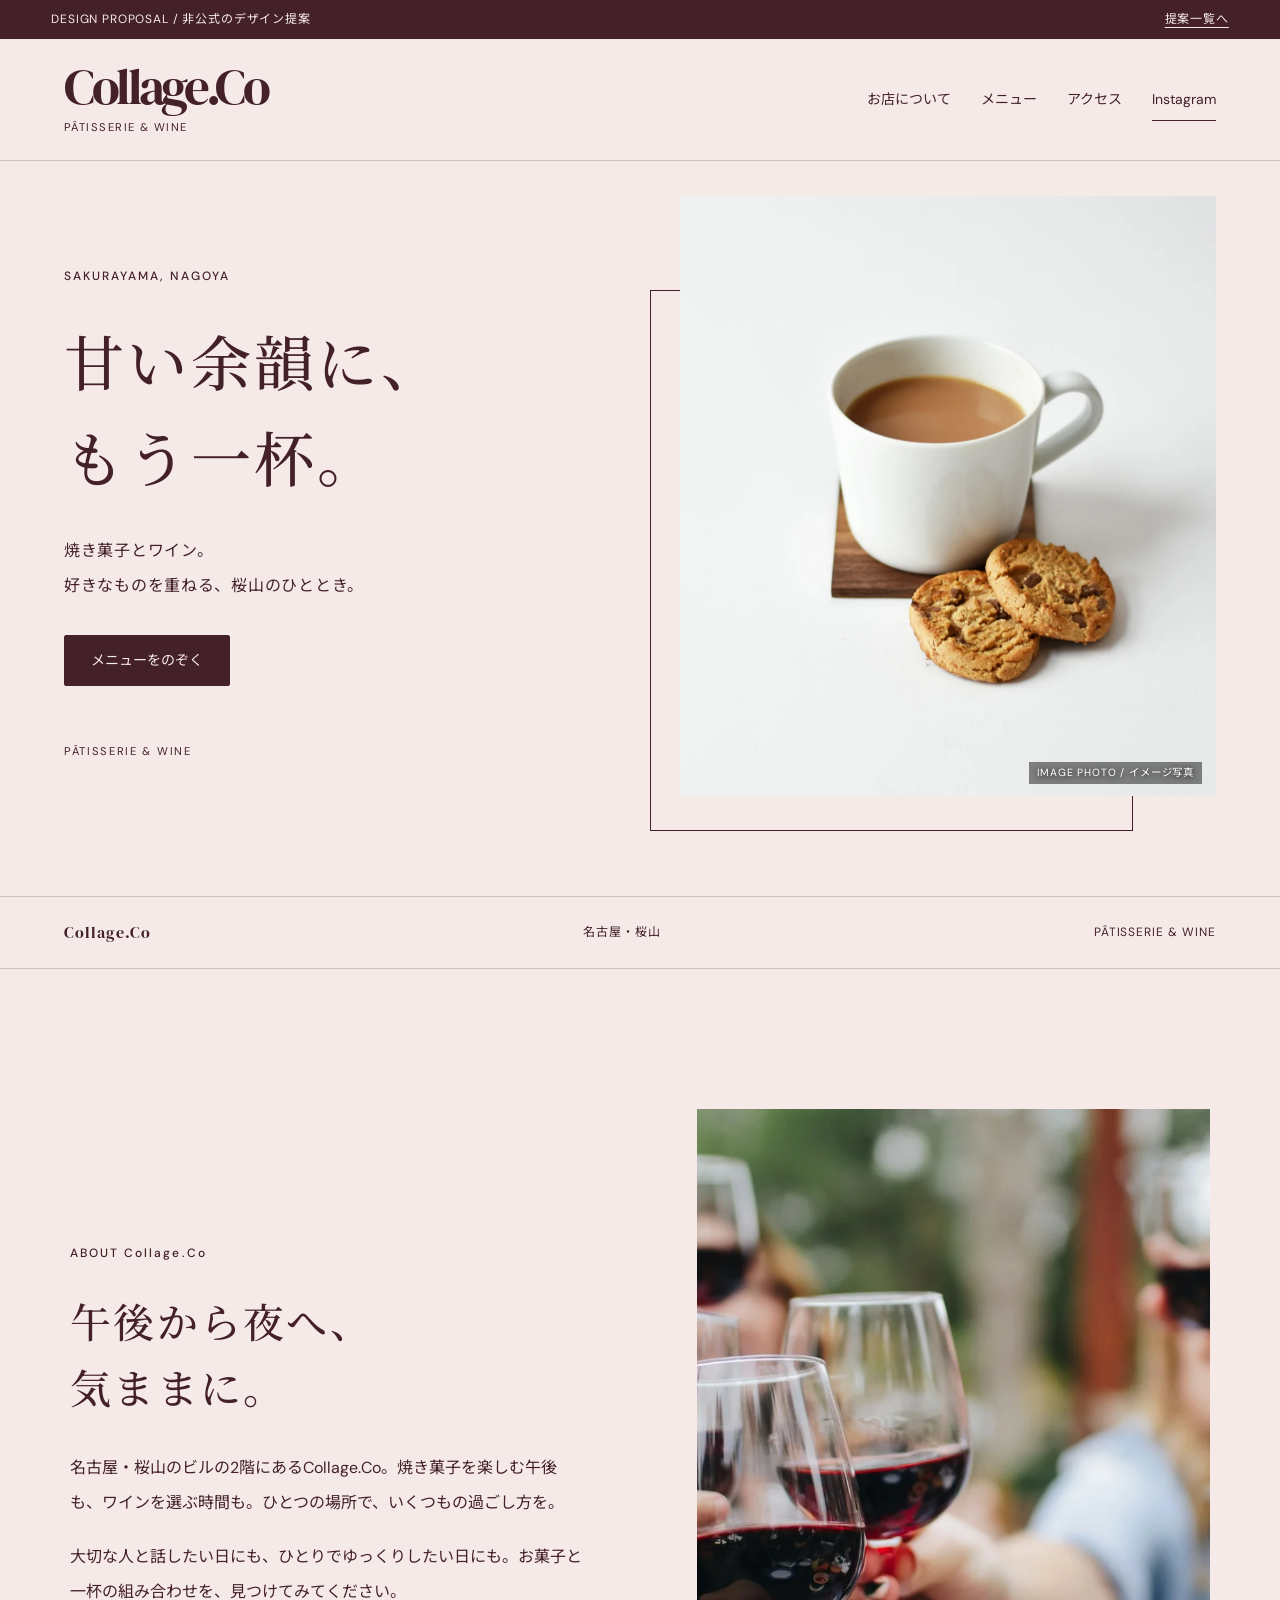
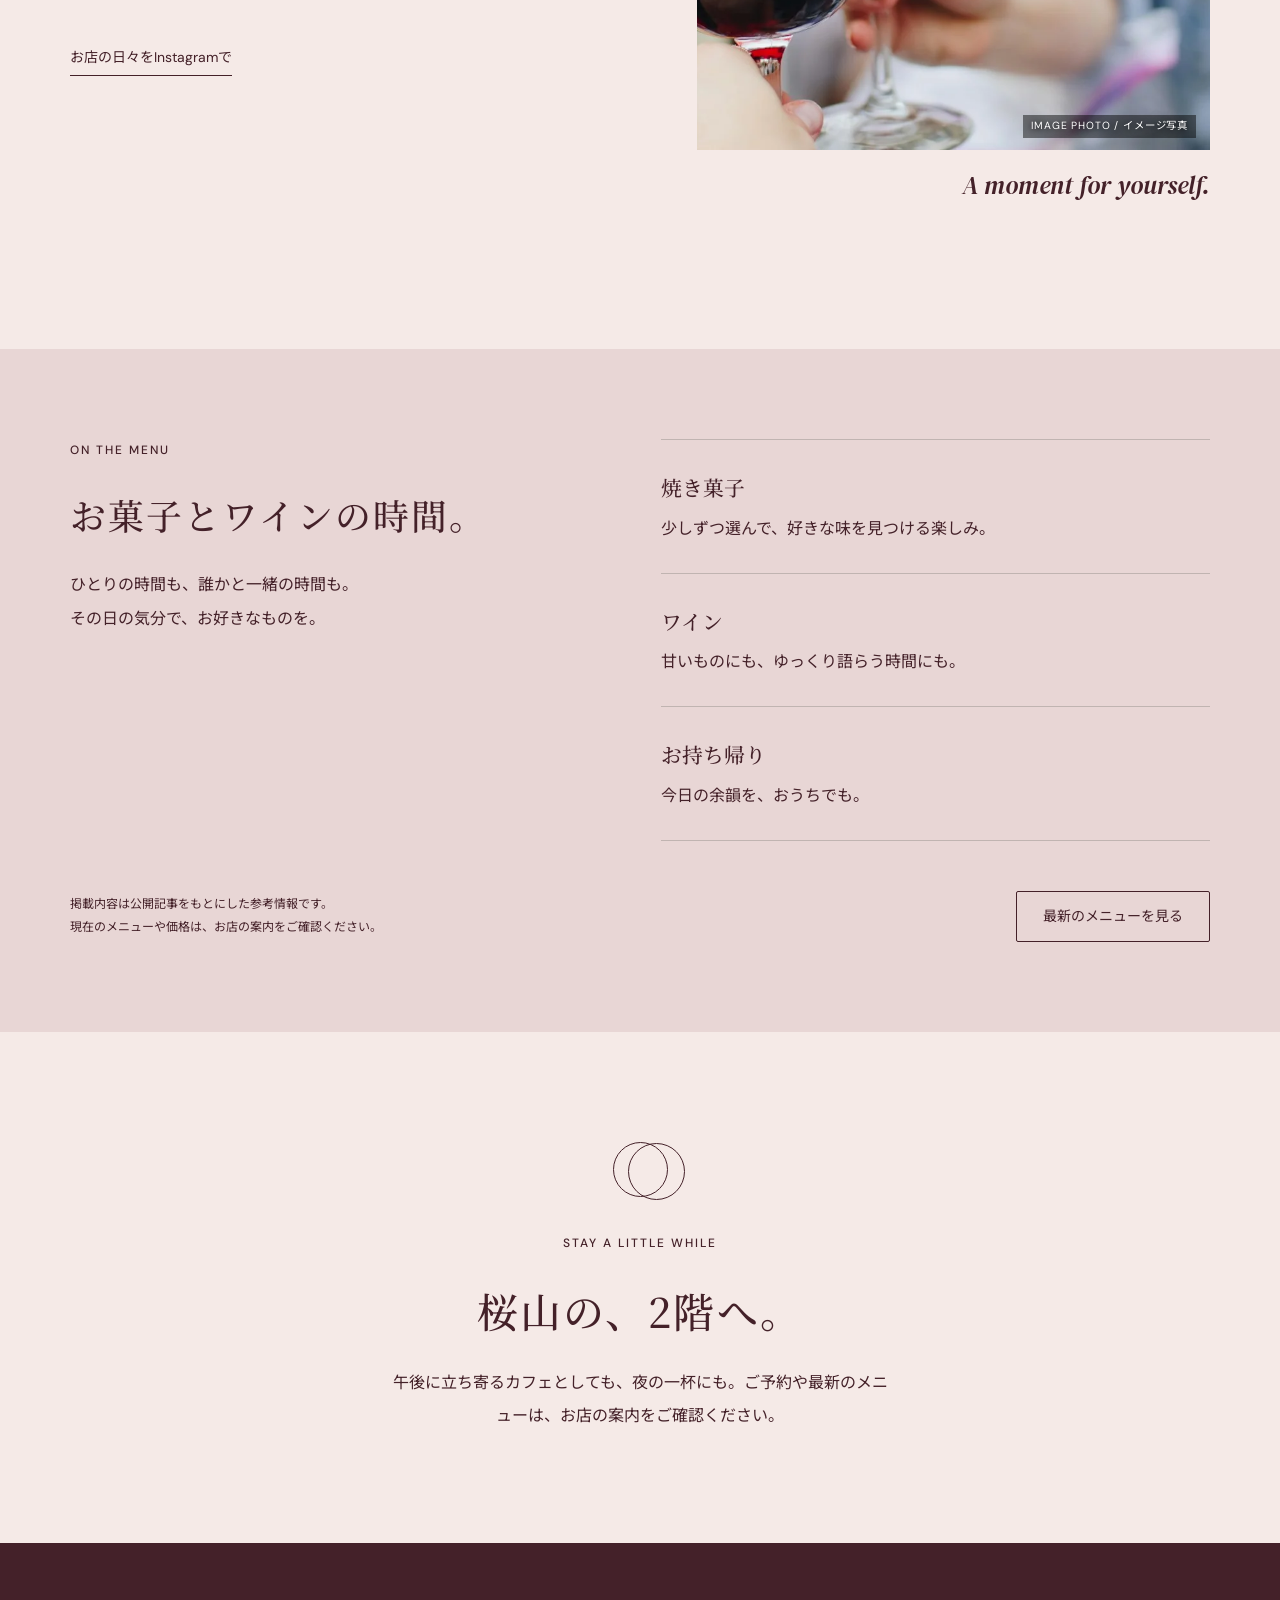
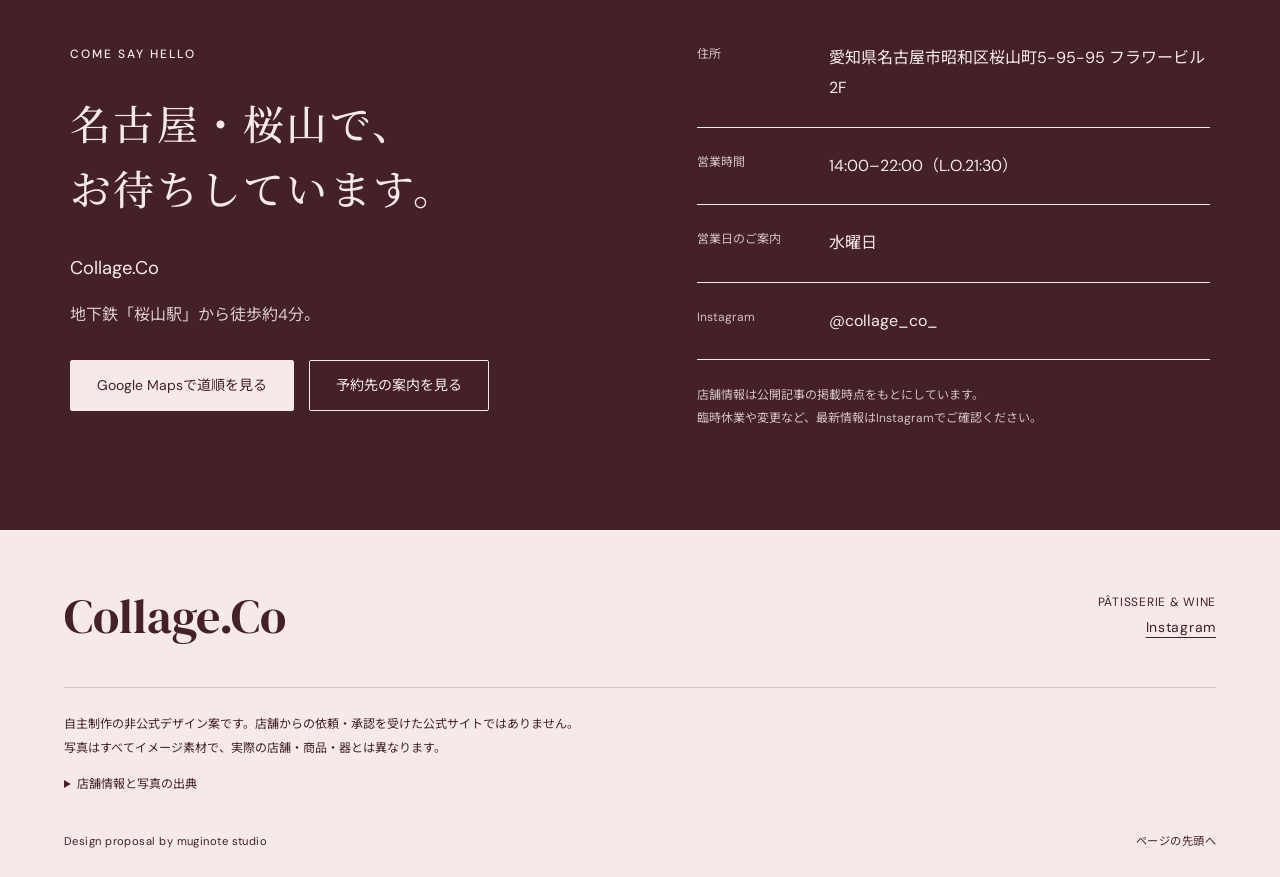
<file: proposals/collage-co/index.html>
<!doctype html>
<html lang="ja"><head><meta charset="utf-8"><meta name="viewport" content="width=device-width, initial-scale=1"><meta name="robots" content="noindex,nofollow"><link rel="preconnect" href="https://fonts.googleapis.com"><link rel="preconnect" href="https://fonts.gstatic.com" crossorigin><link href="https://fonts.googleapis.com/css2?family=DM+Sans:wght@400;500;600;700&family=DM+Serif+Display:ital@0;1&family=Noto+Sans+JP:wght@400;500;600;700&family=Noto+Serif+JP:wght@400;500;600&display=swap" rel="stylesheet"><title>Collage.Co｜トップページ デザイン提案</title>
<meta name="description" content="Collage.Coの非公式Webデザイン提案。名古屋・桜山のカフェを紹介する自主制作の見本です。">
<meta name="theme-color" content="#25382e"><link rel="stylesheet" href="../assets/site.css"><script src="../assets/site.js" defer></script></head>
<body class="theme-collage layout-editorial">
<a class="skip" href="#main">本文へスキップ</a>
<div class="concept-bar"><span>DESIGN PROPOSAL / 非公式のデザイン提案</span><a href="../">提案一覧へ</a></div>
<header class="header"><a class="brand" href="#top" aria-label="Collage.Co トップ"><span class="brand-main">Collage.Co</span><span class="brand-sub">PÂTISSERIE &amp; WINE</span></a>
<button class="menu-toggle" aria-expanded="false" aria-controls="nav" aria-label="メニューを開く"><span></span><span></span></button>
<nav id="nav" aria-label="メインナビゲーション"><a href="#about">お店について</a><a href="#menu">メニュー</a><a href="#visit">アクセス</a><a class="nav-instagram" href="https://www.instagram.com/collage_co_/" target="_blank" rel="noopener noreferrer">Instagram</a></nav></header>
<main id="main"><section class="hero" id="top"><div class="hero-copy"><p class="eyebrow">SAKURAYAMA, NAGOYA</p><h1>甘い余韻に、<br>もう一杯。</h1><p class="lead">焼き菓子とワイン。<br>好きなものを重ねる、桜山のひととき。</p><a class="button" href="#menu">メニューをのぞく</a><p class="hero-caption">PÂTISSERIE &amp; WINE</p></div><div class="hero-visual"><figure class="photo photo-cookies"><img src="../assets/cookies.webp" width="1500" height="2070" alt="イメージ写真。実際のCollage.Coの店舗・商品ではありません。" fetchpriority="high"><figcaption>IMAGE PHOTO / イメージ写真</figcaption></figure></div></section>
<div class="ticker"><span>Collage.Co</span><span>名古屋・桜山</span><span>PÂTISSERIE &amp; WINE</span></div>
<section class="story wrap" id="about"><div class="story-photo"><figure class="photo photo-wine"><img src="../assets/wine.webp" width="1500" height="1000" alt="カフェで過ごす時間のイメージ。実店舗の写真ではありません。" loading="lazy"><figcaption>IMAGE PHOTO / イメージ写真</figcaption></figure><p class="photo-note">A moment for yourself.</p></div><div class="story-copy"><p class="eyebrow">ABOUT Collage.Co</p><h2>午後から夜へ、<br>気ままに。</h2><p>名古屋・桜山のビルの2階にあるCollage.Co。焼き菓子を楽しむ午後も、ワインを選ぶ時間も。ひとつの場所で、いくつもの過ごし方を。</p><p>大切な人と話したい日にも、ひとりでゆっくりしたい日にも。お菓子と一杯の組み合わせを、見つけてみてください。</p><a class="line-link" href="https://www.instagram.com/collage_co_/" target="_blank" rel="noopener noreferrer">お店の日々をInstagramで</a></div></section>
<section class="menu-section" id="menu"><div class="wrap menu-inner"><div class="section-heading"><p class="eyebrow">ON THE MENU</p><h2>お菓子とワインの時間。</h2><p>ひとりの時間も、誰かと一緒の時間も。<br>その日の気分で、お好きなものを。</p></div><ul class="menu-list"><li><h3>焼き菓子</h3><p>少しずつ選んで、好きな味を見つける楽しみ。</p></li><li><h3>ワイン</h3><p>甘いものにも、ゆっくり語らう時間にも。</p></li><li><h3>お持ち帰り</h3><p>今日の余韻を、おうちでも。</p></li></ul></div><div class="wrap menu-bottom"><p>掲載内容は公開記事をもとにした参考情報です。<br>現在のメニューや価格は、お店の案内をご確認ください。</p><a class="button secondary" href="https://www.instagram.com/collage_co_/" target="_blank" rel="noopener noreferrer">最新のメニューを見る</a></div></section>
<section class="moment wrap"><div class="motif" aria-hidden="true"></div><p class="eyebrow">STAY A LITTLE WHILE</p><h2>桜山の、2階へ。</h2><p>午後に立ち寄るカフェとしても、夜の一杯にも。ご予約や最新のメニューは、お店の案内をご確認ください。</p></section>
<section class="visit-section" id="visit"><div class="wrap visit-grid"><div><p class="eyebrow">COME SAY HELLO</p><h2>名古屋・桜山で、<br>お待ちしています。</h2><p class="visit-name">Collage.Co</p><p class="access-copy">地下鉄「桜山駅」から徒歩約4分。</p><div class="visit-buttons"><a class="button" href="https://www.google.com/maps/search/?api=1&query=Collage.Co%20%E6%84%9B%E7%9F%A5%E7%9C%8C%E5%90%8D%E5%8F%A4%E5%B1%8B%E5%B8%82%E6%98%AD%E5%92%8C%E5%8C%BA%E6%A1%9C%E5%B1%B1%E7%94%BA5-95-95%20%E3%83%95%E3%83%A9%E3%83%AF%E3%83%BC%E3%83%93%E3%83%AB2F" target="_blank" rel="noopener noreferrer">Google Mapsで道順を見る</a><a class="button secondary" href="https://tabelog.com/aichi/A2301/A230108/23097926/" target="_blank" rel="noopener noreferrer">予約先の案内を見る</a></div></div><div class="visit-details"><dl><div><dt>住所</dt><dd>愛知県名古屋市昭和区桜山町5-95-95 フラワービル2F</dd></div><div><dt>営業時間</dt><dd>14:00–22:00（L.O.21:30）</dd></div><div><dt>営業日のご案内</dt><dd>水曜日</dd></div><div><dt>Instagram</dt><dd><a href="https://www.instagram.com/collage_co_/" target="_blank" rel="noopener noreferrer">@collage_co_</a></dd></div></dl><p class="info-note">店舗情報は公開記事の掲載時点をもとにしています。<br>臨時休業や変更など、最新情報はInstagramでご確認ください。</p></div></div></section>
</main><footer class="footer"><div class="footer-top"><p class="footer-brand">Collage.Co</p><div><p>PÂTISSERIE &amp; WINE</p><a href="https://www.instagram.com/collage_co_/" target="_blank" rel="noopener noreferrer">Instagram</a></div></div><div class="disclosure"><p>自主制作の非公式デザイン案です。店舗からの依頼・承認を受けた公式サイトではありません。<br>写真はすべてイメージ素材で、実際の店舗・商品・器とは異なります。</p><details><summary>店舗情報と写真の出典</summary><p>店舗情報：<a href="https://tabelog.com/aichi/A2301/A230108/23097926/" target="_blank" rel="noopener noreferrer">食べログ 店舗掲載情報</a>（確認日：2026年11月26日）</p><p>写真：Unsplash / <a href="https://images.unsplash.com/photo-1544787219-7f47ccb76574?auto=format&amp;fit=crop&amp;w=1500&amp;q=80" target="_blank" rel="noopener noreferrer">photo-1544787219-7f47ccb76574</a> / <a href="https://images.unsplash.com/photo-1510812431401-41d2bd2722f3?auto=format&amp;fit=crop&amp;w=1500&amp;q=80" target="_blank" rel="noopener noreferrer">photo-1510812431401-41d2bd2722f3</a></p><p>文章・配色・文字ロゴは提案用に制作したもので、店舗公認の表現ではありません。</p></details></div><div class="footer-bottom"><span>Design proposal by muginote studio</span><a href="#top">ページの先頭へ</a></div></footer></body></html>
</file>
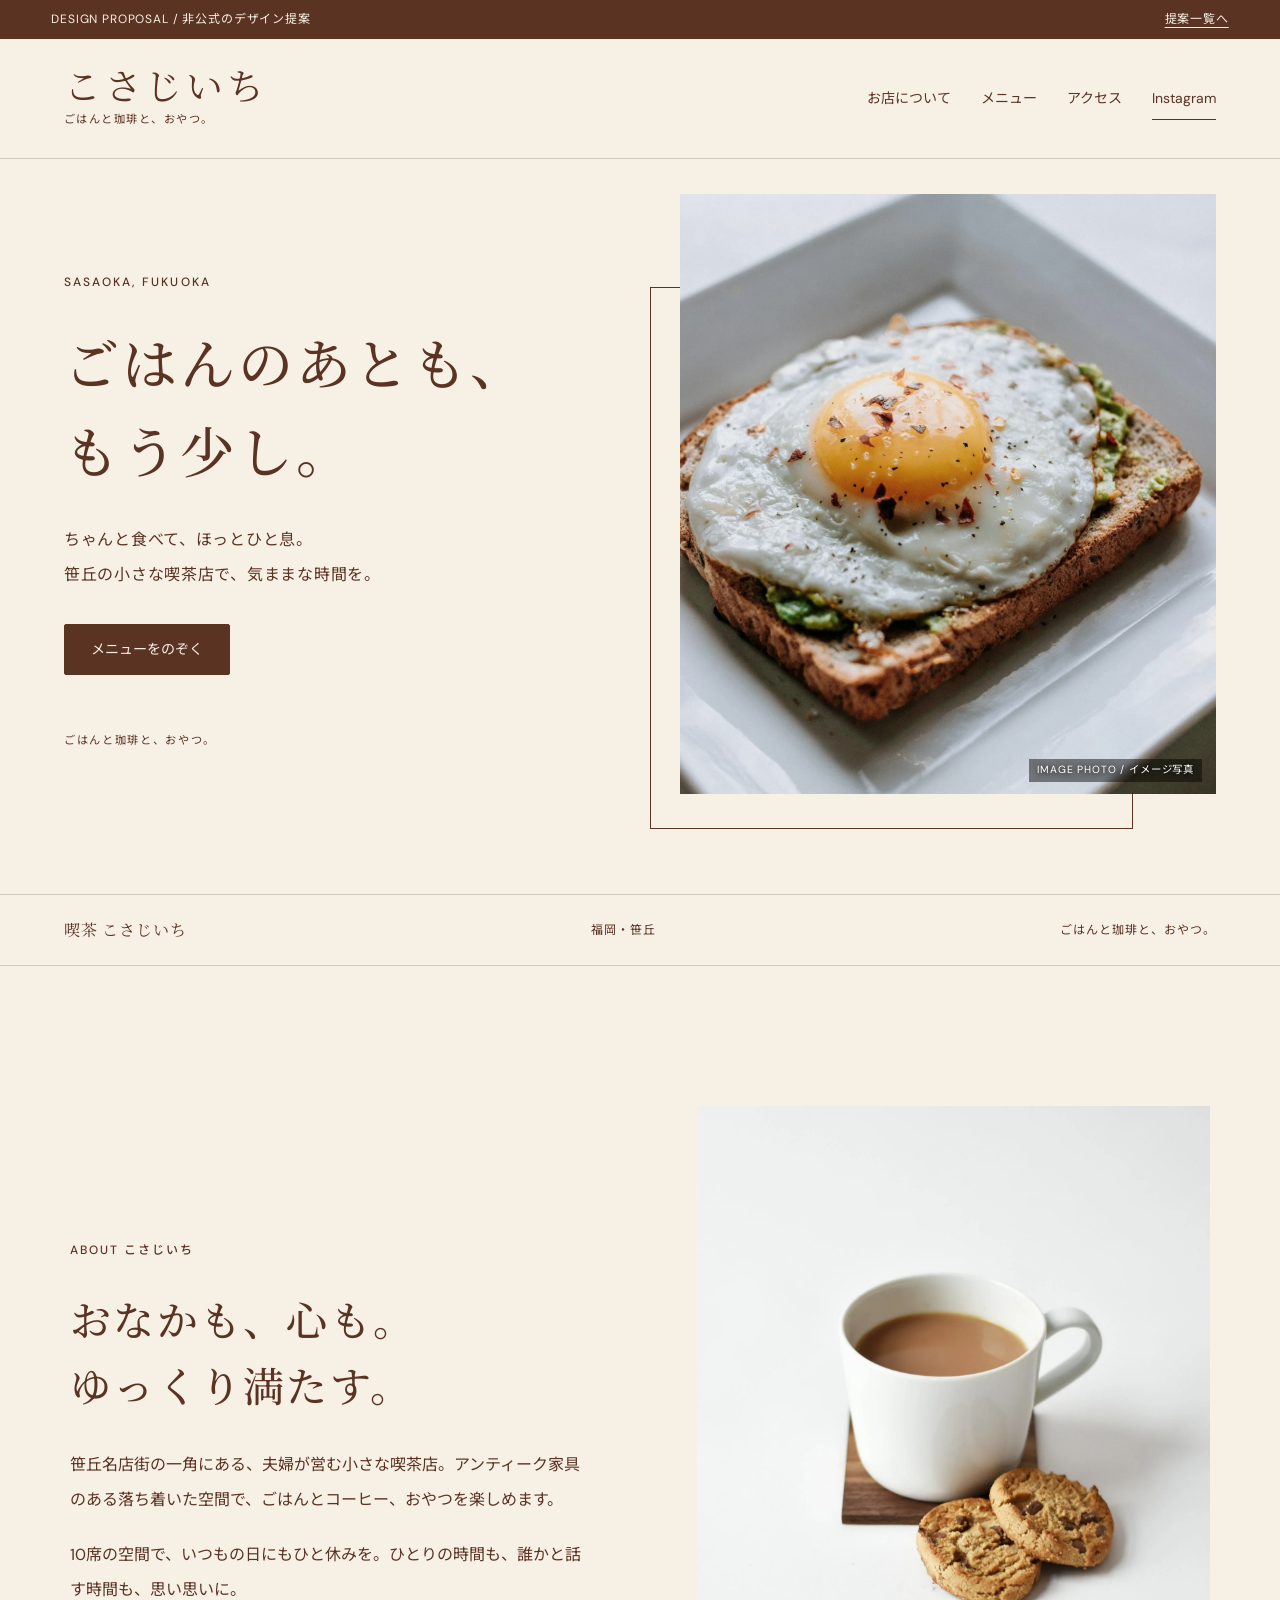
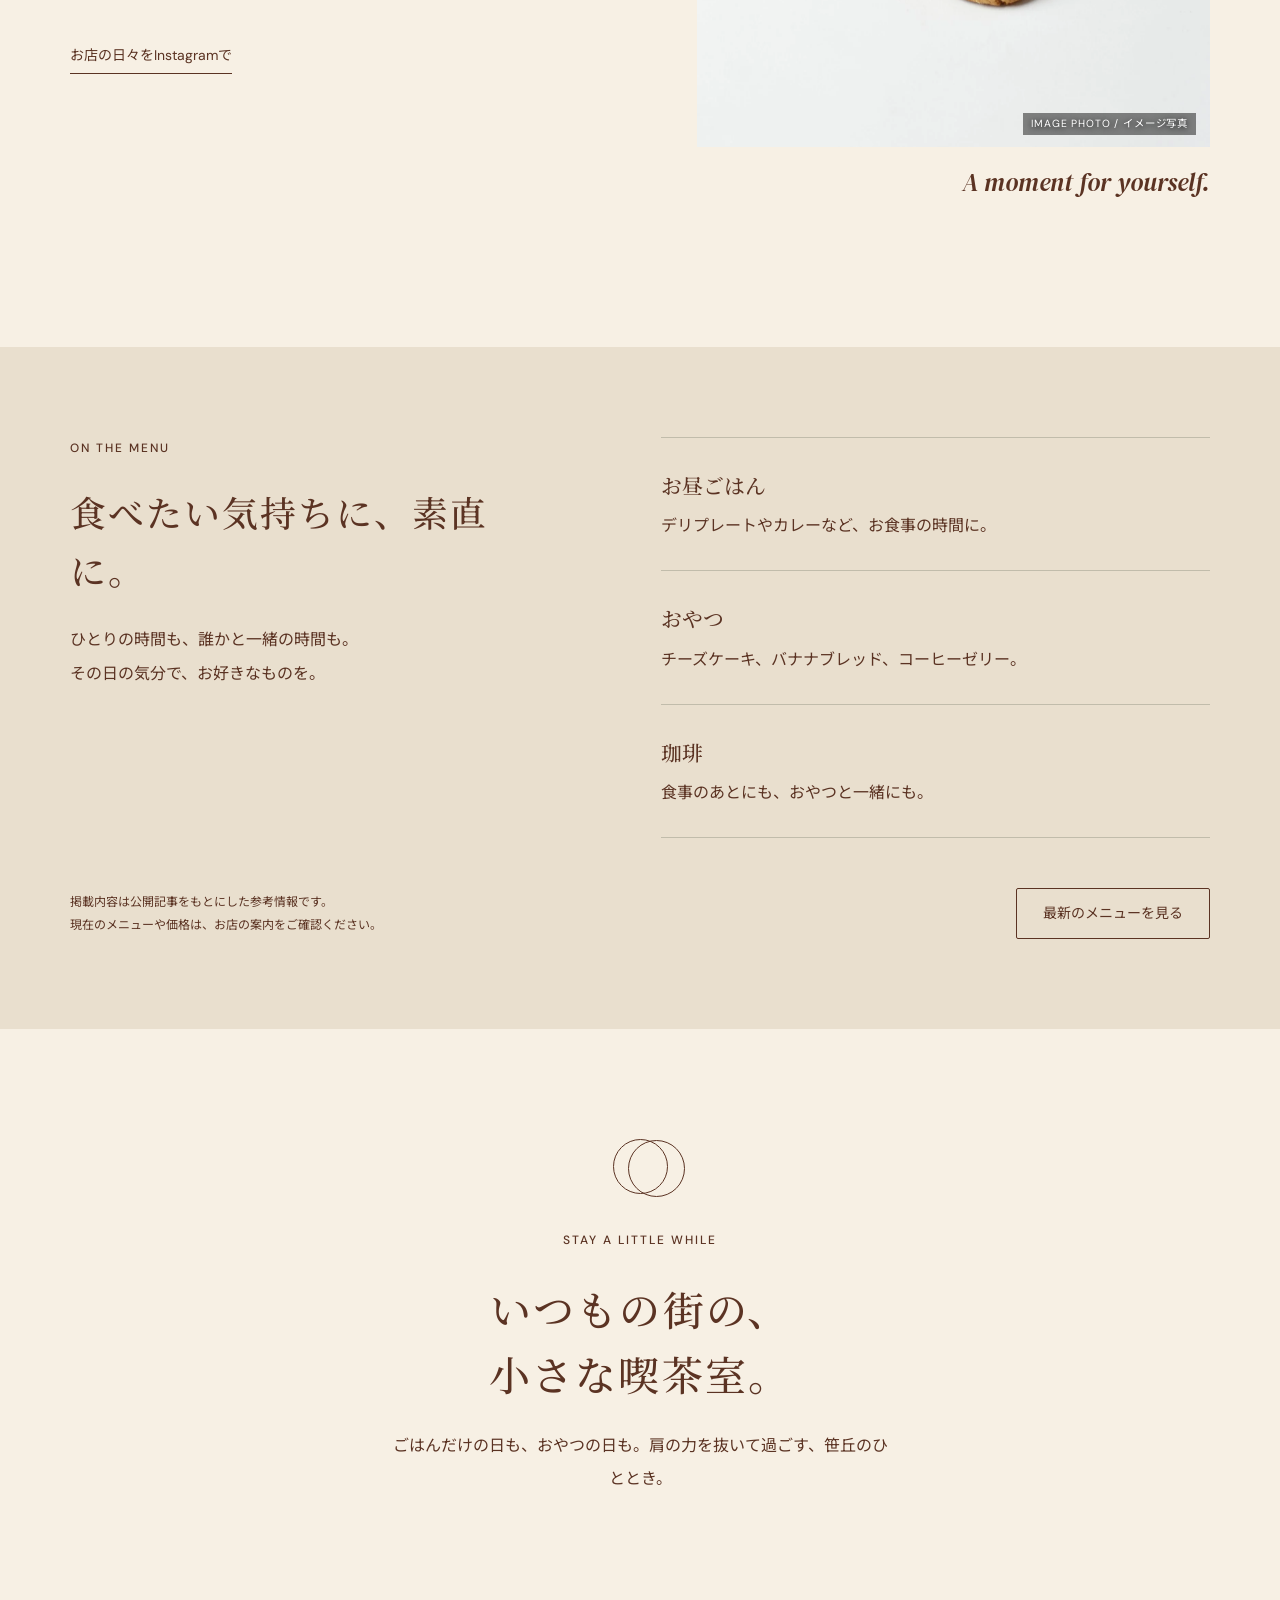
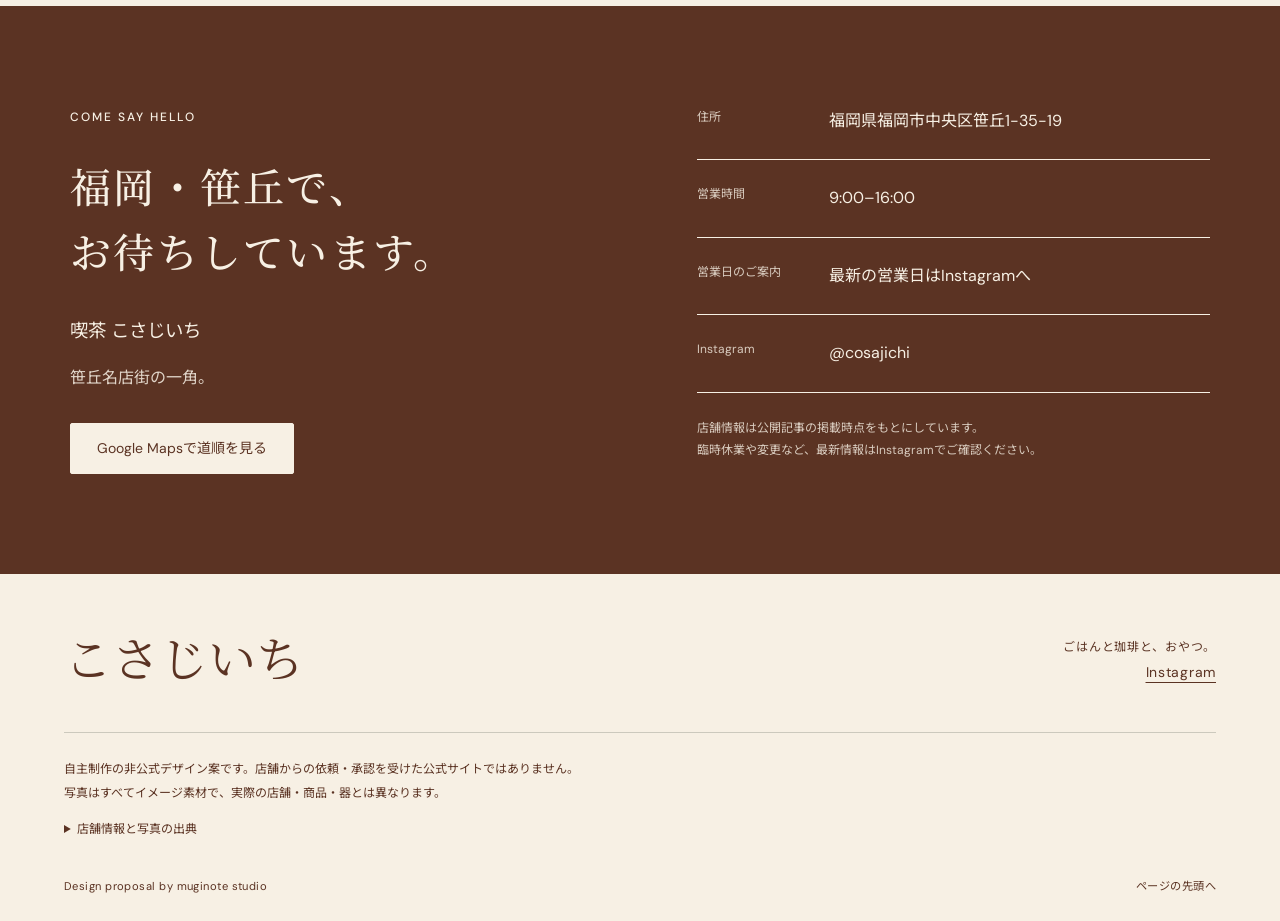
<file: proposals/cosajiichi/index.html>
<!doctype html>
<html lang="ja"><head><meta charset="utf-8"><meta name="viewport" content="width=device-width, initial-scale=1"><meta name="robots" content="noindex,nofollow"><link rel="preconnect" href="https://fonts.googleapis.com"><link rel="preconnect" href="https://fonts.gstatic.com" crossorigin><link href="https://fonts.googleapis.com/css2?family=DM+Sans:wght@400;500;600;700&family=DM+Serif+Display:ital@0;1&family=Noto+Sans+JP:wght@400;500;600;700&family=Noto+Serif+JP:wght@400;500;600&display=swap" rel="stylesheet"><title>喫茶 こさじいち｜トップページ デザイン提案</title>
<meta name="description" content="喫茶 こさじいちの非公式Webデザイン提案。福岡・笹丘のカフェを紹介する自主制作の見本です。">
<meta name="theme-color" content="#25382e"><link rel="stylesheet" href="../assets/site.css"><script src="../assets/site.js" defer></script></head>
<body class="theme-cosaji layout-editorial">
<a class="skip" href="#main">本文へスキップ</a>
<div class="concept-bar"><span>DESIGN PROPOSAL / 非公式のデザイン提案</span><a href="../">提案一覧へ</a></div>
<header class="header"><a class="brand" href="#top" aria-label="喫茶 こさじいち トップ"><span class="brand-main">こさじいち</span><span class="brand-sub">ごはんと珈琲と、おやつ。</span></a>
<button class="menu-toggle" aria-expanded="false" aria-controls="nav" aria-label="メニューを開く"><span></span><span></span></button>
<nav id="nav" aria-label="メインナビゲーション"><a href="#about">お店について</a><a href="#menu">メニュー</a><a href="#visit">アクセス</a><a class="nav-instagram" href="https://www.instagram.com/cosajichi/" target="_blank" rel="noopener noreferrer">Instagram</a></nav></header>
<main id="main"><section class="hero" id="top"><div class="hero-copy"><p class="eyebrow">SASAOKA, FUKUOKA</p><h1>ごはんのあとも、<br>もう少し。</h1><p class="lead">ちゃんと食べて、ほっとひと息。<br>笹丘の小さな喫茶店で、気ままな時間を。</p><a class="button" href="#menu">メニューをのぞく</a><p class="hero-caption">ごはんと珈琲と、おやつ。</p></div><div class="hero-visual"><figure class="photo photo-toast"><img src="../assets/toast.webp" width="1500" height="1500" alt="イメージ写真。実際の喫茶 こさじいちの店舗・商品ではありません。" fetchpriority="high"><figcaption>IMAGE PHOTO / イメージ写真</figcaption></figure></div></section>
<div class="ticker"><span>喫茶 こさじいち</span><span>福岡・笹丘</span><span>ごはんと珈琲と、おやつ。</span></div>
<section class="story wrap" id="about"><div class="story-photo"><figure class="photo photo-cookies"><img src="../assets/cookies.webp" width="1500" height="2070" alt="カフェで過ごす時間のイメージ。実店舗の写真ではありません。" loading="lazy"><figcaption>IMAGE PHOTO / イメージ写真</figcaption></figure><p class="photo-note">A moment for yourself.</p></div><div class="story-copy"><p class="eyebrow">ABOUT こさじいち</p><h2>おなかも、心も。<br>ゆっくり満たす。</h2><p>笹丘名店街の一角にある、夫婦が営む小さな喫茶店。アンティーク家具のある落ち着いた空間で、ごはんとコーヒー、おやつを楽しめます。</p><p>10席の空間で、いつもの日にもひと休みを。ひとりの時間も、誰かと話す時間も、思い思いに。</p><a class="line-link" href="https://www.instagram.com/cosajichi/" target="_blank" rel="noopener noreferrer">お店の日々をInstagramで</a></div></section>
<section class="menu-section" id="menu"><div class="wrap menu-inner"><div class="section-heading"><p class="eyebrow">ON THE MENU</p><h2>食べたい気持ちに、素直に。</h2><p>ひとりの時間も、誰かと一緒の時間も。<br>その日の気分で、お好きなものを。</p></div><ul class="menu-list"><li><h3>お昼ごはん</h3><p>デリプレートやカレーなど、お食事の時間に。</p></li><li><h3>おやつ</h3><p>チーズケーキ、バナナブレッド、コーヒーゼリー。</p></li><li><h3>珈琲</h3><p>食事のあとにも、おやつと一緒にも。</p></li></ul></div><div class="wrap menu-bottom"><p>掲載内容は公開記事をもとにした参考情報です。<br>現在のメニューや価格は、お店の案内をご確認ください。</p><a class="button secondary" href="https://www.instagram.com/cosajichi/" target="_blank" rel="noopener noreferrer">最新のメニューを見る</a></div></section>
<section class="moment wrap"><div class="motif" aria-hidden="true"></div><p class="eyebrow">STAY A LITTLE WHILE</p><h2>いつもの街の、<br>小さな喫茶室。</h2><p>ごはんだけの日も、おやつの日も。肩の力を抜いて過ごす、笹丘のひととき。</p></section>
<section class="visit-section" id="visit"><div class="wrap visit-grid"><div><p class="eyebrow">COME SAY HELLO</p><h2>福岡・笹丘で、<br>お待ちしています。</h2><p class="visit-name">喫茶 こさじいち</p><p class="access-copy">笹丘名店街の一角。</p><div class="visit-buttons"><a class="button" href="https://www.google.com/maps/search/?api=1&query=%E5%96%AB%E8%8C%B6%20%E3%81%93%E3%81%95%E3%81%98%E3%81%84%E3%81%A1%20%E7%A6%8F%E5%B2%A1%E7%9C%8C%E7%A6%8F%E5%B2%A1%E5%B8%82%E4%B8%AD%E5%A4%AE%E5%8C%BA%E7%AC%B9%E4%B8%981-35-19" target="_blank" rel="noopener noreferrer">Google Mapsで道順を見る</a></div></div><div class="visit-details"><dl><div><dt>住所</dt><dd>福岡県福岡市中央区笹丘1-35-19</dd></div><div><dt>営業時間</dt><dd>9:00–16:00</dd></div><div><dt>営業日のご案内</dt><dd>最新の営業日はInstagramへ</dd></div><div><dt>Instagram</dt><dd><a href="https://www.instagram.com/cosajichi/" target="_blank" rel="noopener noreferrer">@cosajichi</a></dd></div></dl><p class="info-note">店舗情報は公開記事の掲載時点をもとにしています。<br>臨時休業や変更など、最新情報はInstagramでご確認ください。</p></div></div></section>
</main><footer class="footer"><div class="footer-top"><p class="footer-brand">こさじいち</p><div><p>ごはんと珈琲と、おやつ。</p><a href="https://www.instagram.com/cosajichi/" target="_blank" rel="noopener noreferrer">Instagram</a></div></div><div class="disclosure"><p>自主制作の非公式デザイン案です。店舗からの依頼・承認を受けた公式サイトではありません。<br>写真はすべてイメージ素材で、実際の店舗・商品・器とは異なります。</p><details><summary>店舗情報と写真の出典</summary><p>店舗情報：<a href="https://tenjin.keizai.biz/headline/8427/" target="_blank" rel="noopener noreferrer">天神経済新聞</a>（確認日：2026年11月26日）</p><p>写真：Unsplash / <a href="https://images.unsplash.com/photo-1544787219-7f47ccb76574?auto=format&amp;fit=crop&amp;w=1500&amp;q=80" target="_blank" rel="noopener noreferrer">photo-1544787219-7f47ccb76574</a> / <a href="https://images.unsplash.com/photo-1525351484163-7529414344d8?auto=format&amp;fit=crop&amp;w=1500&amp;q=80" target="_blank" rel="noopener noreferrer">photo-1525351484163-7529414344d8</a></p><p>文章・配色・文字ロゴは提案用に制作したもので、店舗公認の表現ではありません。</p></details></div><div class="footer-bottom"><span>Design proposal by muginote studio</span><a href="#top">ページの先頭へ</a></div></footer></body></html>
</file>
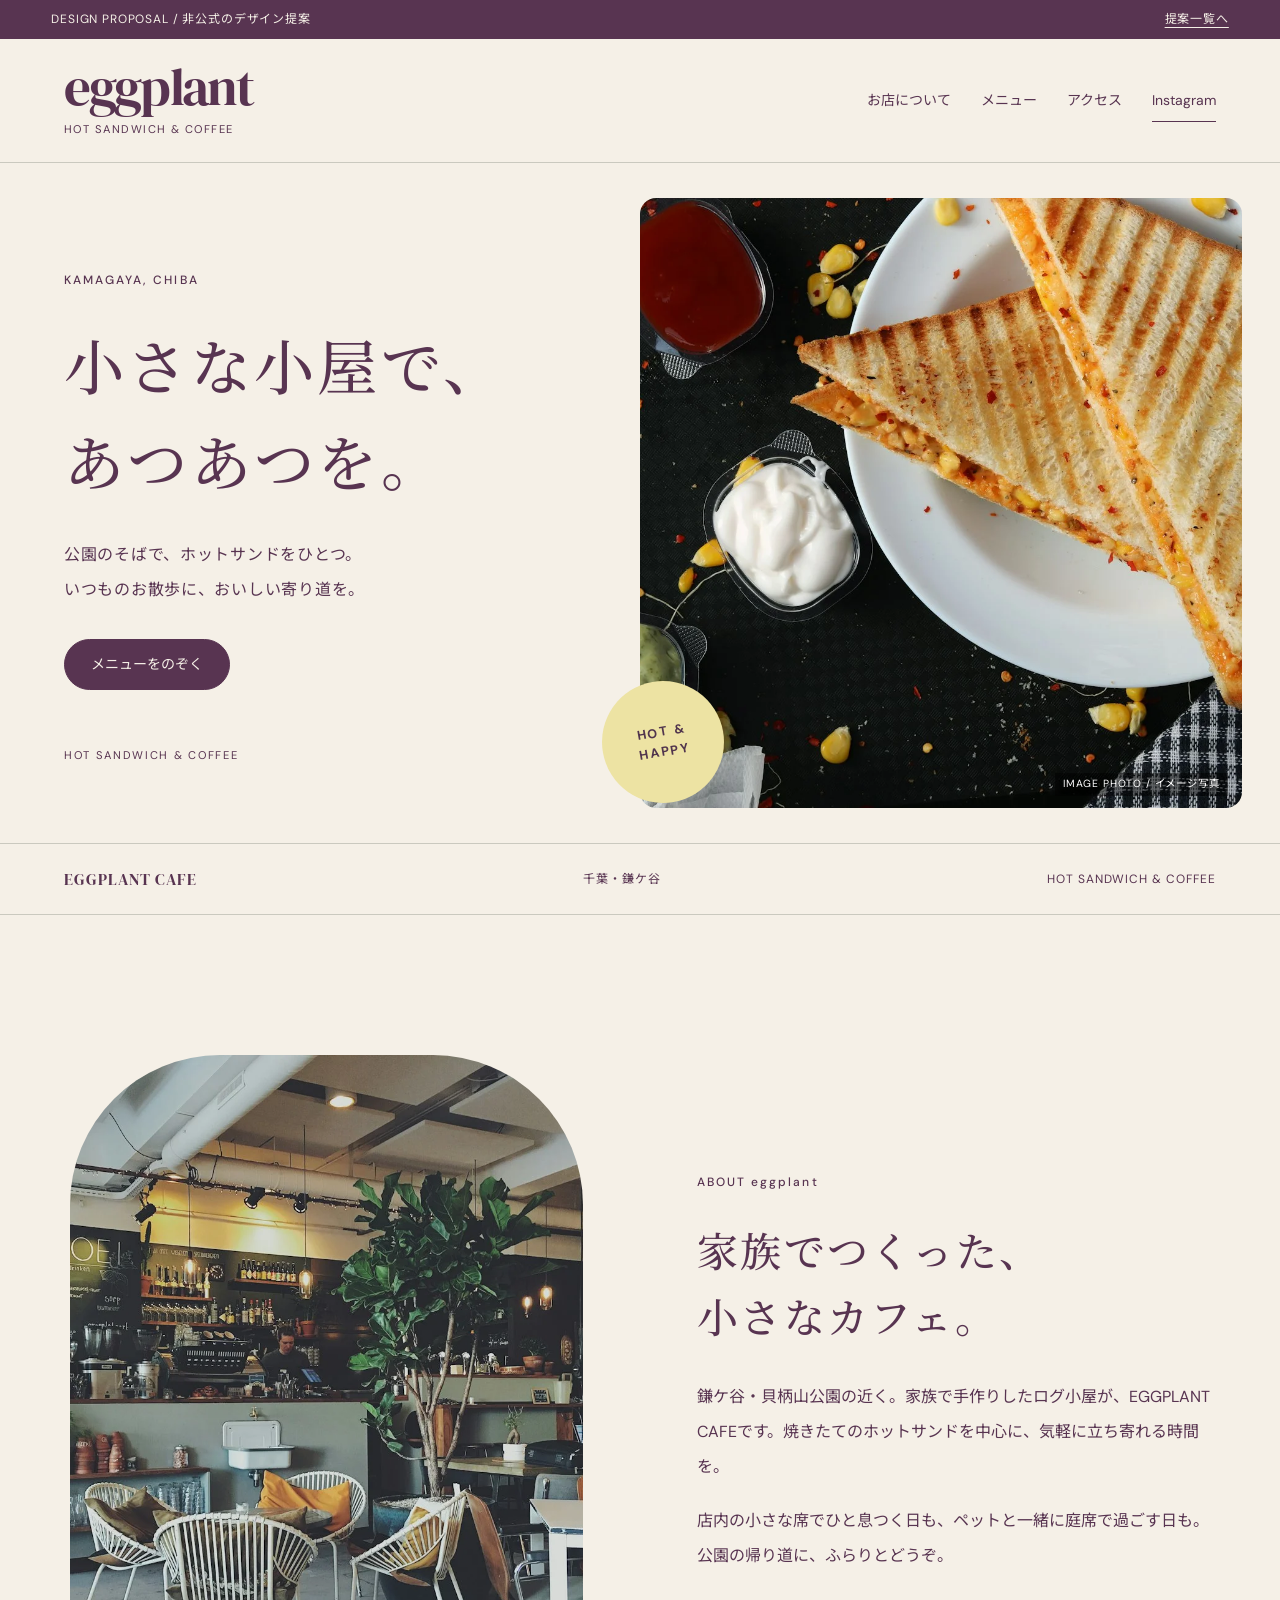
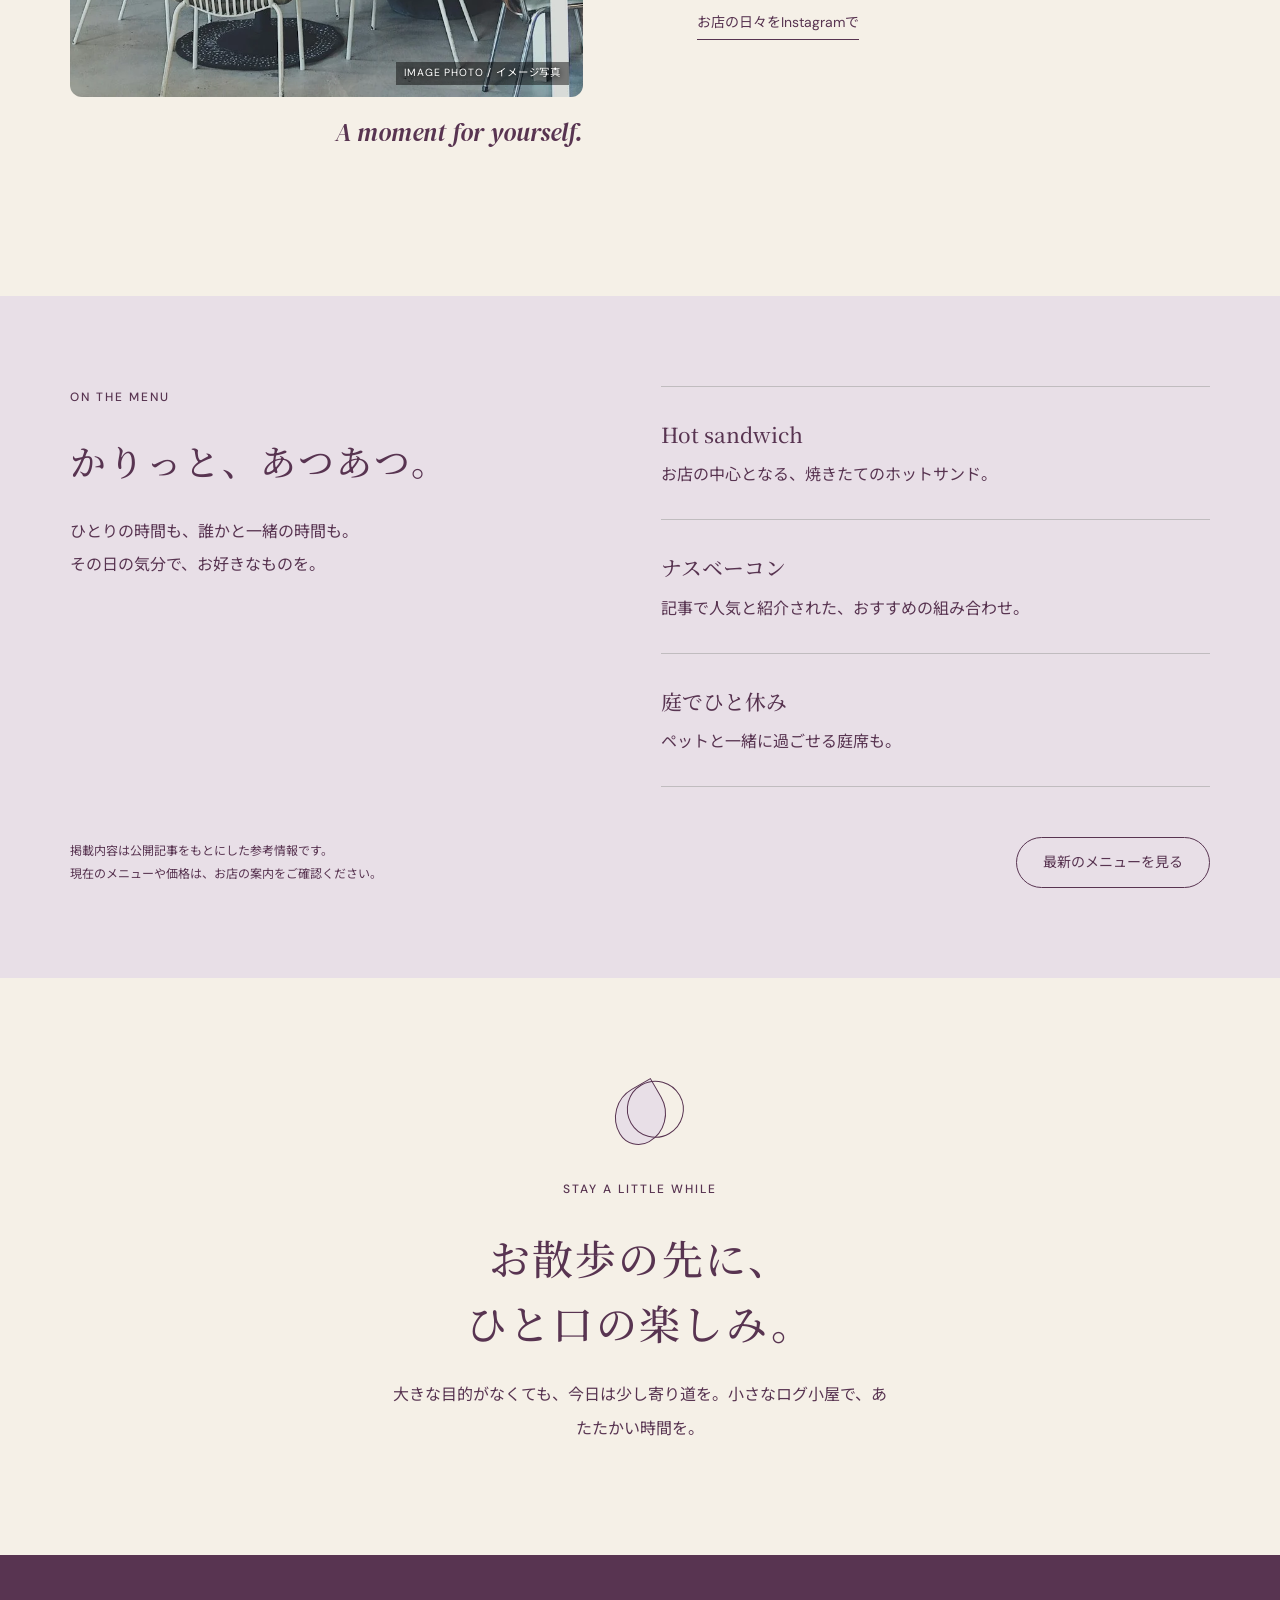
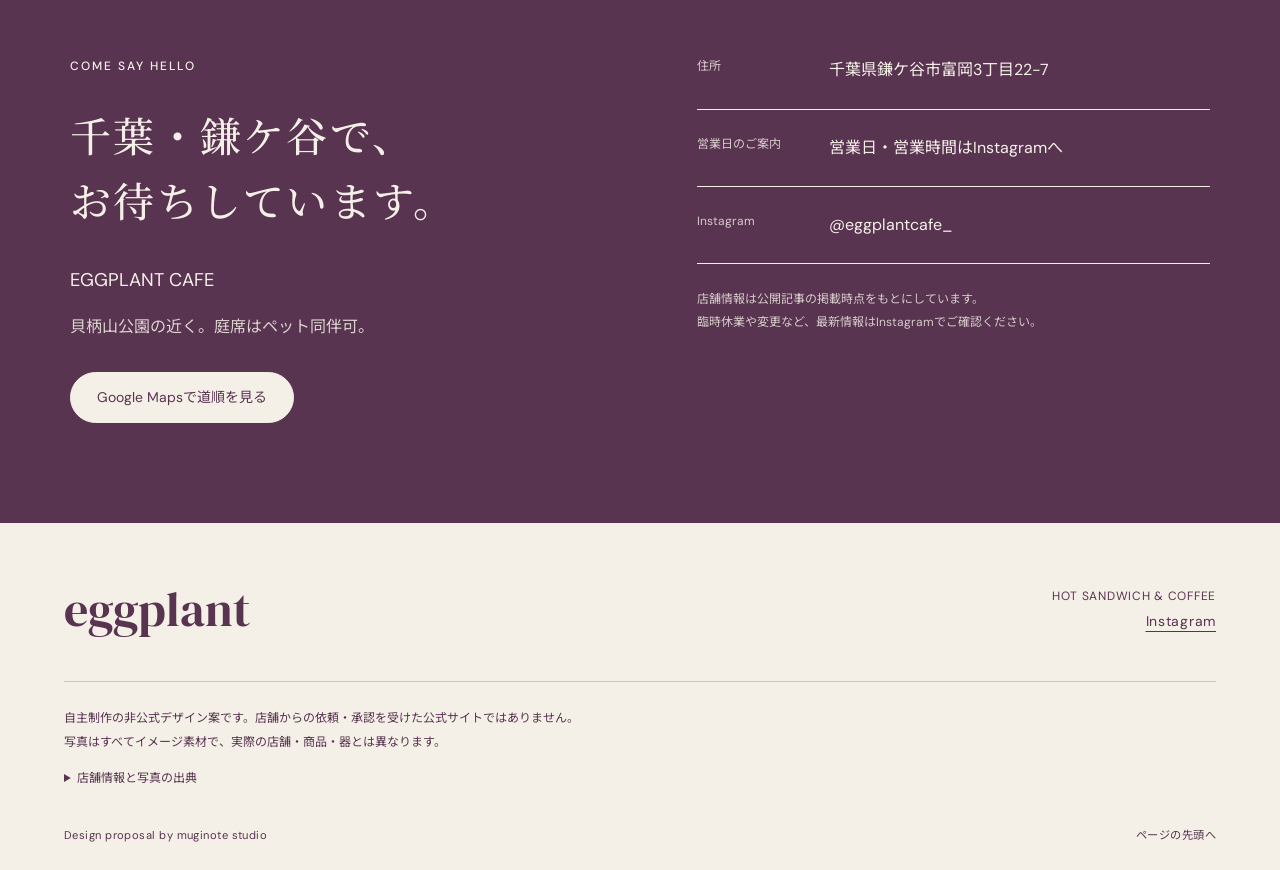
<file: proposals/eggplant/index.html>
<!doctype html>
<html lang="ja"><head><meta charset="utf-8"><meta name="viewport" content="width=device-width, initial-scale=1"><meta name="robots" content="noindex,nofollow"><link rel="preconnect" href="https://fonts.googleapis.com"><link rel="preconnect" href="https://fonts.gstatic.com" crossorigin><link href="https://fonts.googleapis.com/css2?family=DM+Sans:wght@400;500;600;700&family=DM+Serif+Display:ital@0;1&family=Noto+Sans+JP:wght@400;500;600;700&family=Noto+Serif+JP:wght@400;500;600&display=swap" rel="stylesheet"><title>EGGPLANT CAFE｜トップページ デザイン提案</title>
<meta name="description" content="EGGPLANT CAFEの非公式Webデザイン提案。千葉・鎌ケ谷のカフェを紹介する自主制作の見本です。">
<meta name="theme-color" content="#25382e"><link rel="stylesheet" href="../assets/site.css"><script src="../assets/site.js" defer></script></head>
<body class="theme-eggplant layout-split">
<a class="skip" href="#main">本文へスキップ</a>
<div class="concept-bar"><span>DESIGN PROPOSAL / 非公式のデザイン提案</span><a href="../">提案一覧へ</a></div>
<header class="header"><a class="brand" href="#top" aria-label="EGGPLANT CAFE トップ"><span class="brand-main">eggplant</span><span class="brand-sub">HOT SANDWICH &amp; COFFEE</span></a>
<button class="menu-toggle" aria-expanded="false" aria-controls="nav" aria-label="メニューを開く"><span></span><span></span></button>
<nav id="nav" aria-label="メインナビゲーション"><a href="#about">お店について</a><a href="#menu">メニュー</a><a href="#visit">アクセス</a><a class="nav-instagram" href="https://www.instagram.com/eggplantcafe_/" target="_blank" rel="noopener noreferrer">Instagram</a></nav></header>
<main id="main"><section class="hero" id="top"><div class="hero-copy"><p class="eyebrow">KAMAGAYA, CHIBA</p><h1>小さな小屋で、<br>あつあつを。</h1><p class="lead">公園のそばで、ホットサンドをひとつ。<br>いつものお散歩に、おいしい寄り道を。</p><a class="button" href="#menu">メニューをのぞく</a><p class="hero-caption">HOT SANDWICH &amp; COFFEE</p></div><div class="hero-visual"><figure class="photo photo-sandwich"><img src="../assets/sandwich.webp" width="1500" height="997" alt="イメージ写真。実際のEGGPLANT CAFEの店舗・商品ではありません。" fetchpriority="high"><figcaption>IMAGE PHOTO / イメージ写真</figcaption></figure><span class="hero-badge" aria-hidden="true">HOT &<br>HAPPY</span></div></section>
<div class="ticker"><span>EGGPLANT CAFE</span><span>千葉・鎌ケ谷</span><span>HOT SANDWICH &amp; COFFEE</span></div>
<section class="story wrap" id="about"><div class="story-photo"><figure class="photo photo-table"><img src="../assets/table.webp" width="1500" height="1028" alt="カフェで過ごす時間のイメージ。実店舗の写真ではありません。" loading="lazy"><figcaption>IMAGE PHOTO / イメージ写真</figcaption></figure><p class="photo-note">A moment for yourself.</p></div><div class="story-copy"><p class="eyebrow">ABOUT eggplant</p><h2>家族でつくった、<br>小さなカフェ。</h2><p>鎌ケ谷・貝柄山公園の近く。家族で手作りしたログ小屋が、EGGPLANT CAFEです。焼きたてのホットサンドを中心に、気軽に立ち寄れる時間を。</p><p>店内の小さな席でひと息つく日も、ペットと一緒に庭席で過ごす日も。公園の帰り道に、ふらりとどうぞ。</p><a class="line-link" href="https://www.instagram.com/eggplantcafe_/" target="_blank" rel="noopener noreferrer">お店の日々をInstagramで</a></div></section>
<section class="menu-section" id="menu"><div class="wrap menu-inner"><div class="section-heading"><p class="eyebrow">ON THE MENU</p><h2>かりっと、あつあつ。</h2><p>ひとりの時間も、誰かと一緒の時間も。<br>その日の気分で、お好きなものを。</p></div><ul class="menu-list"><li><h3>Hot sandwich</h3><p>お店の中心となる、焼きたてのホットサンド。</p></li><li><h3>ナスベーコン</h3><p>記事で人気と紹介された、おすすめの組み合わせ。</p></li><li><h3>庭でひと休み</h3><p>ペットと一緒に過ごせる庭席も。</p></li></ul></div><div class="wrap menu-bottom"><p>掲載内容は公開記事をもとにした参考情報です。<br>現在のメニューや価格は、お店の案内をご確認ください。</p><a class="button secondary" href="https://www.instagram.com/eggplantcafe_/" target="_blank" rel="noopener noreferrer">最新のメニューを見る</a></div></section>
<section class="moment wrap"><div class="motif" aria-hidden="true"></div><p class="eyebrow">STAY A LITTLE WHILE</p><h2>お散歩の先に、<br>ひと口の楽しみ。</h2><p>大きな目的がなくても、今日は少し寄り道を。小さなログ小屋で、あたたかい時間を。</p></section>
<section class="visit-section" id="visit"><div class="wrap visit-grid"><div><p class="eyebrow">COME SAY HELLO</p><h2>千葉・鎌ケ谷で、<br>お待ちしています。</h2><p class="visit-name">EGGPLANT CAFE</p><p class="access-copy">貝柄山公園の近く。庭席はペット同伴可。</p><div class="visit-buttons"><a class="button" href="https://www.google.com/maps/search/?api=1&query=EGGPLANT%20CAFE%20%E5%8D%83%E8%91%89%E7%9C%8C%E9%8E%8C%E3%82%B1%E8%B0%B7%E5%B8%82%E5%AF%8C%E5%B2%A13%E4%B8%81%E7%9B%AE22-7" target="_blank" rel="noopener noreferrer">Google Mapsで道順を見る</a></div></div><div class="visit-details"><dl><div><dt>住所</dt><dd>千葉県鎌ケ谷市富岡3丁目22-7</dd></div><div><dt>営業日のご案内</dt><dd>営業日・営業時間はInstagramへ</dd></div><div><dt>Instagram</dt><dd><a href="https://www.instagram.com/eggplantcafe_/" target="_blank" rel="noopener noreferrer">@eggplantcafe_</a></dd></div></dl><p class="info-note">店舗情報は公開記事の掲載時点をもとにしています。<br>臨時休業や変更など、最新情報はInstagramでご確認ください。</p></div></div></section>
</main><footer class="footer"><div class="footer-top"><p class="footer-brand">eggplant</p><div><p>HOT SANDWICH &amp; COFFEE</p><a href="https://www.instagram.com/eggplantcafe_/" target="_blank" rel="noopener noreferrer">Instagram</a></div></div><div class="disclosure"><p>自主制作の非公式デザイン案です。店舗からの依頼・承認を受けた公式サイトではありません。<br>写真はすべてイメージ素材で、実際の店舗・商品・器とは異なります。</p><details><summary>店舗情報と写真の出典</summary><p>店舗情報：<a href="https://kamagaya.mypl.net/article/newopen_kamagaya/113577" target="_blank" rel="noopener noreferrer">まいぷれ鎌ケ谷</a>（確認日：2026年11月26日）</p><p>写真：Unsplash / <a href="https://images.unsplash.com/photo-1528735602780-2552fd46c7af?auto=format&amp;fit=crop&amp;w=1500&amp;q=80" target="_blank" rel="noopener noreferrer">photo-1528735602780-2552fd46c7af</a> / <a href="https://images.unsplash.com/photo-1554118811-1e0d58224f24?auto=format&amp;fit=crop&amp;w=1500&amp;q=80" target="_blank" rel="noopener noreferrer">photo-1554118811-1e0d58224f24</a></p><p>文章・配色・文字ロゴは提案用に制作したもので、店舗公認の表現ではありません。</p></details></div><div class="footer-bottom"><span>Design proposal by muginote studio</span><a href="#top">ページの先頭へ</a></div></footer></body></html>
</file>
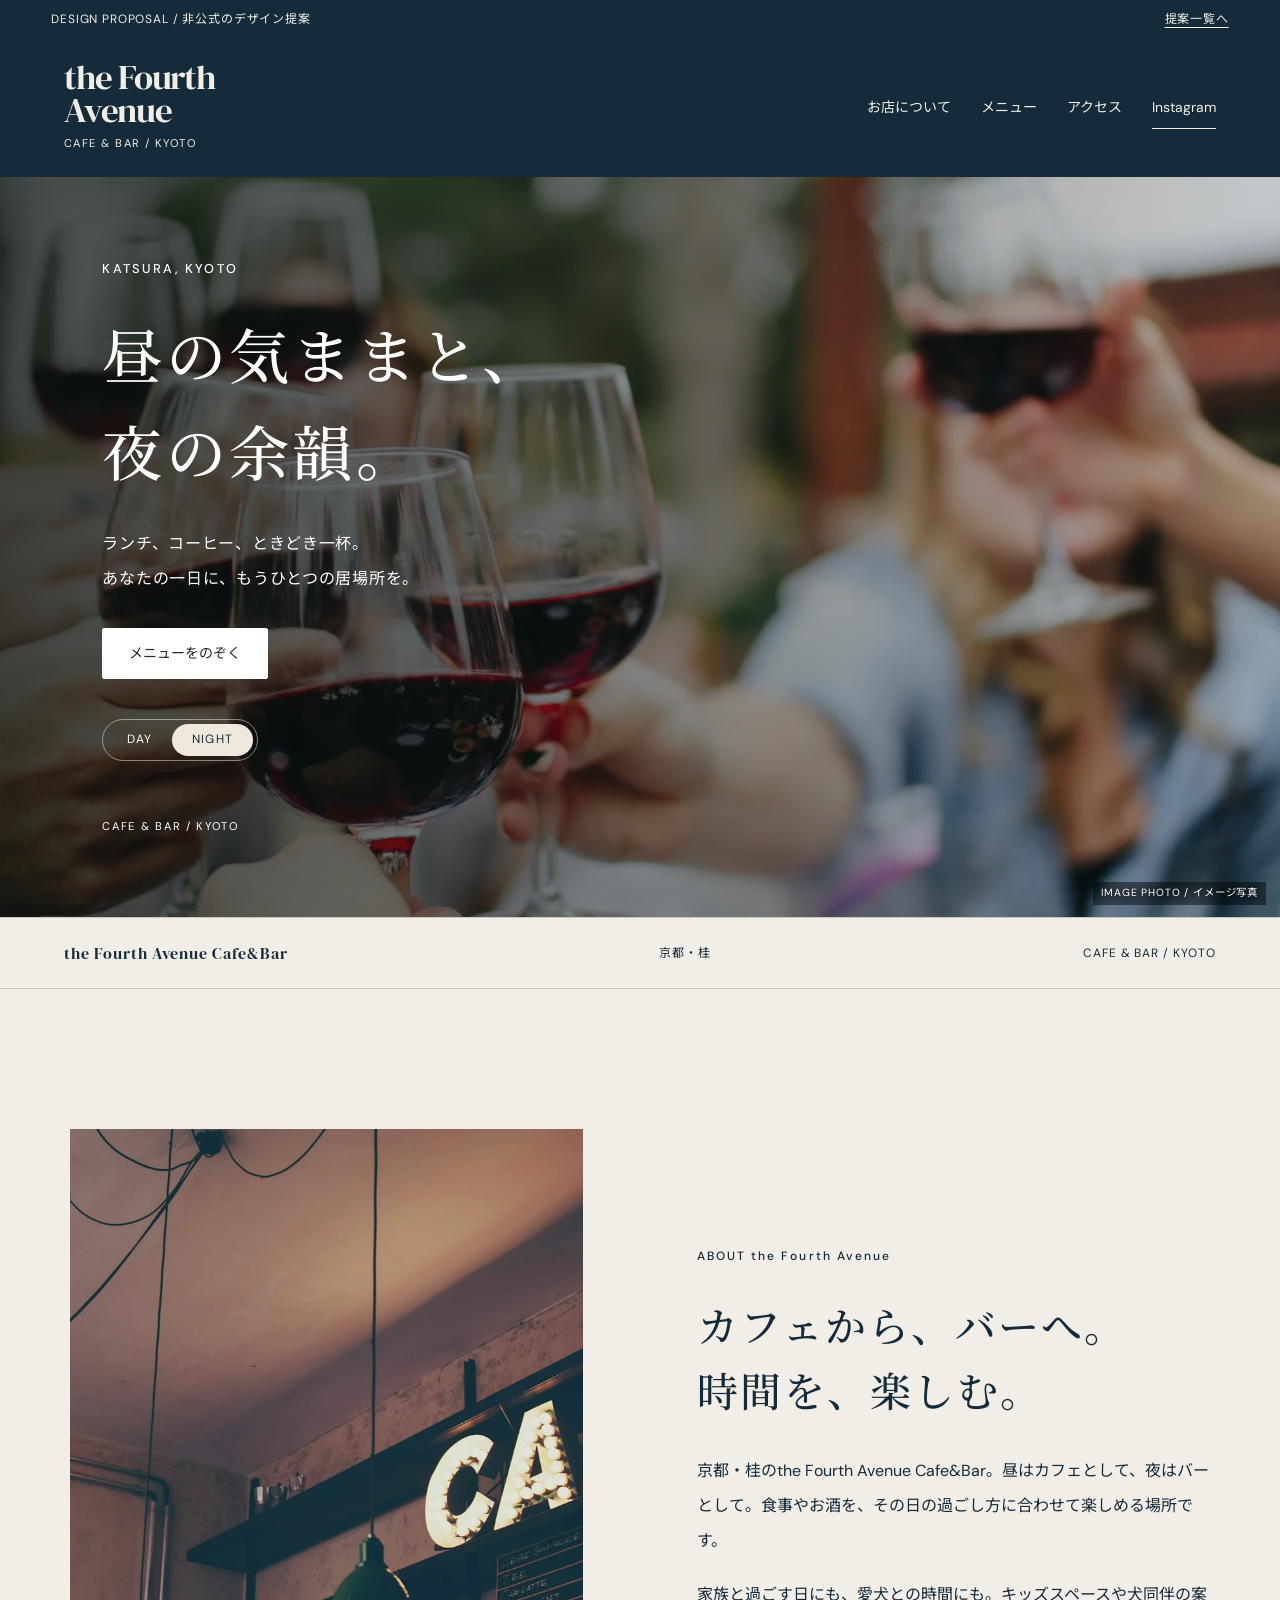
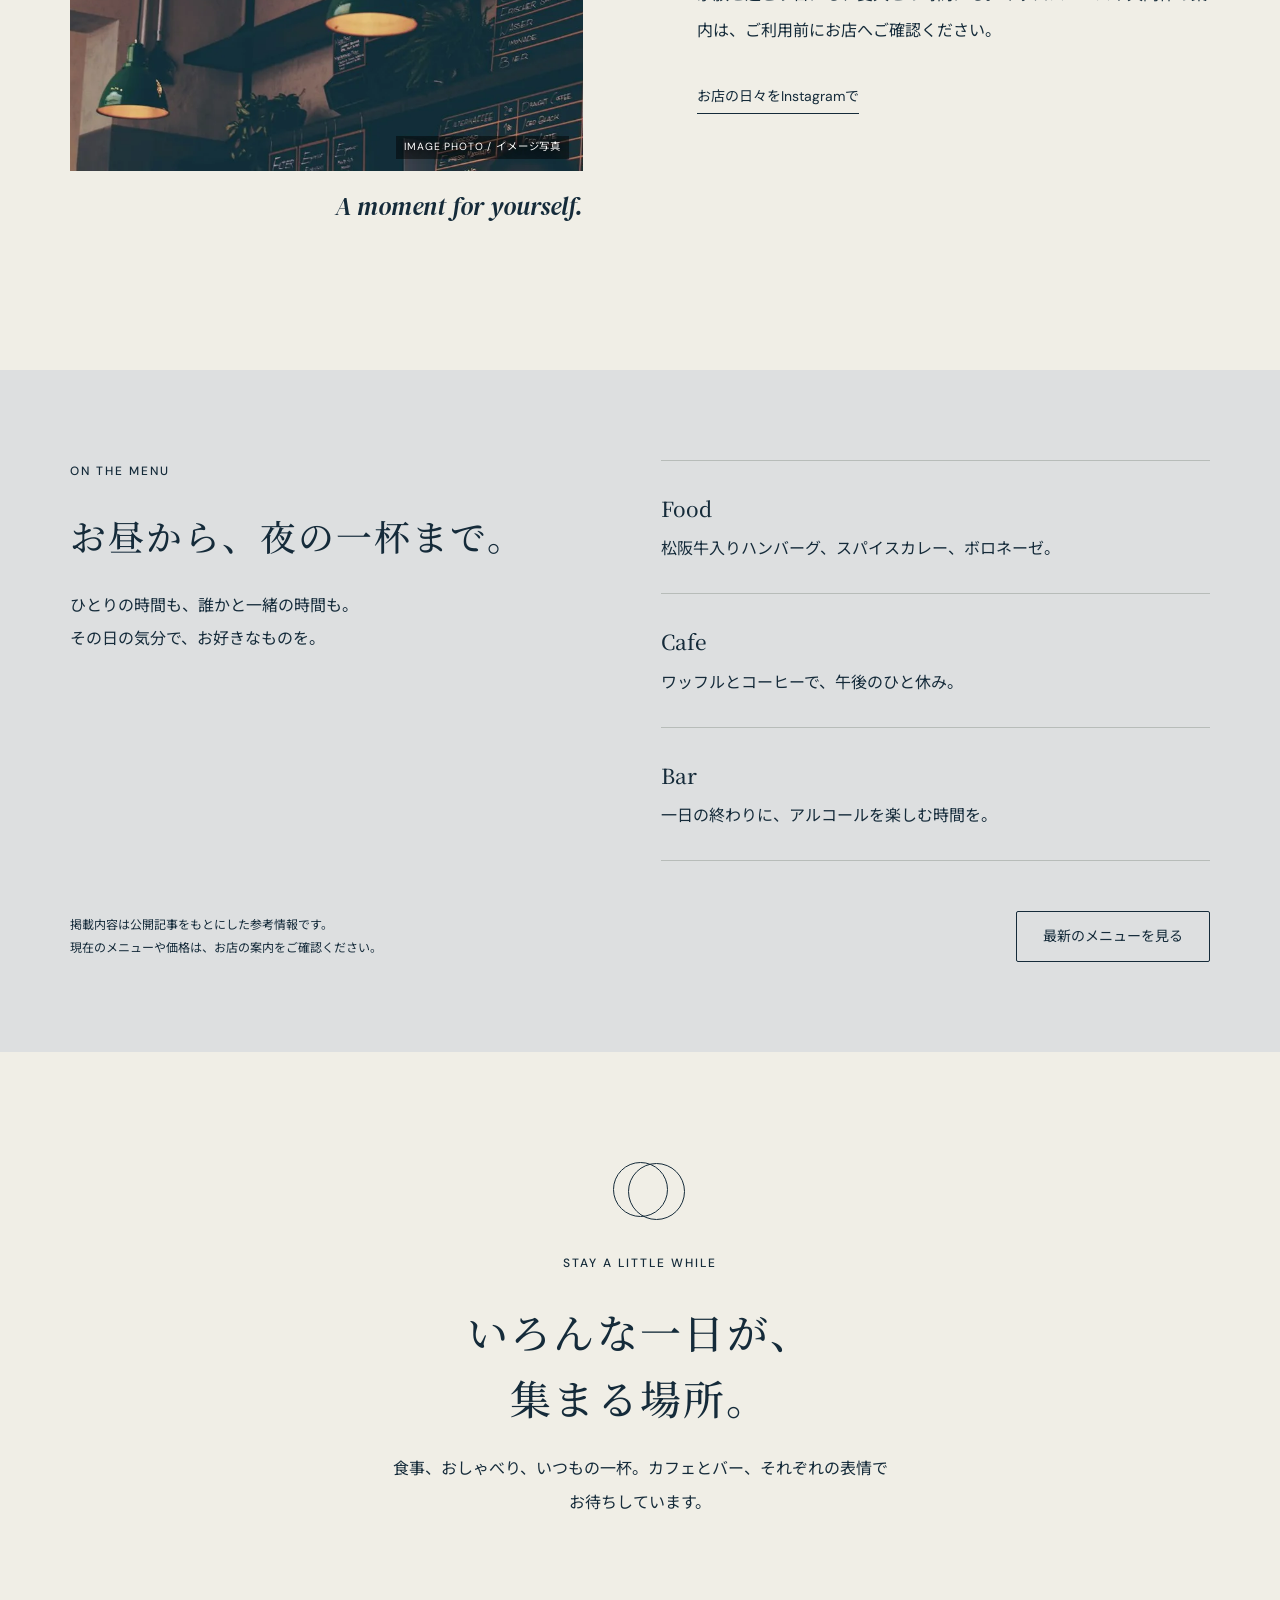
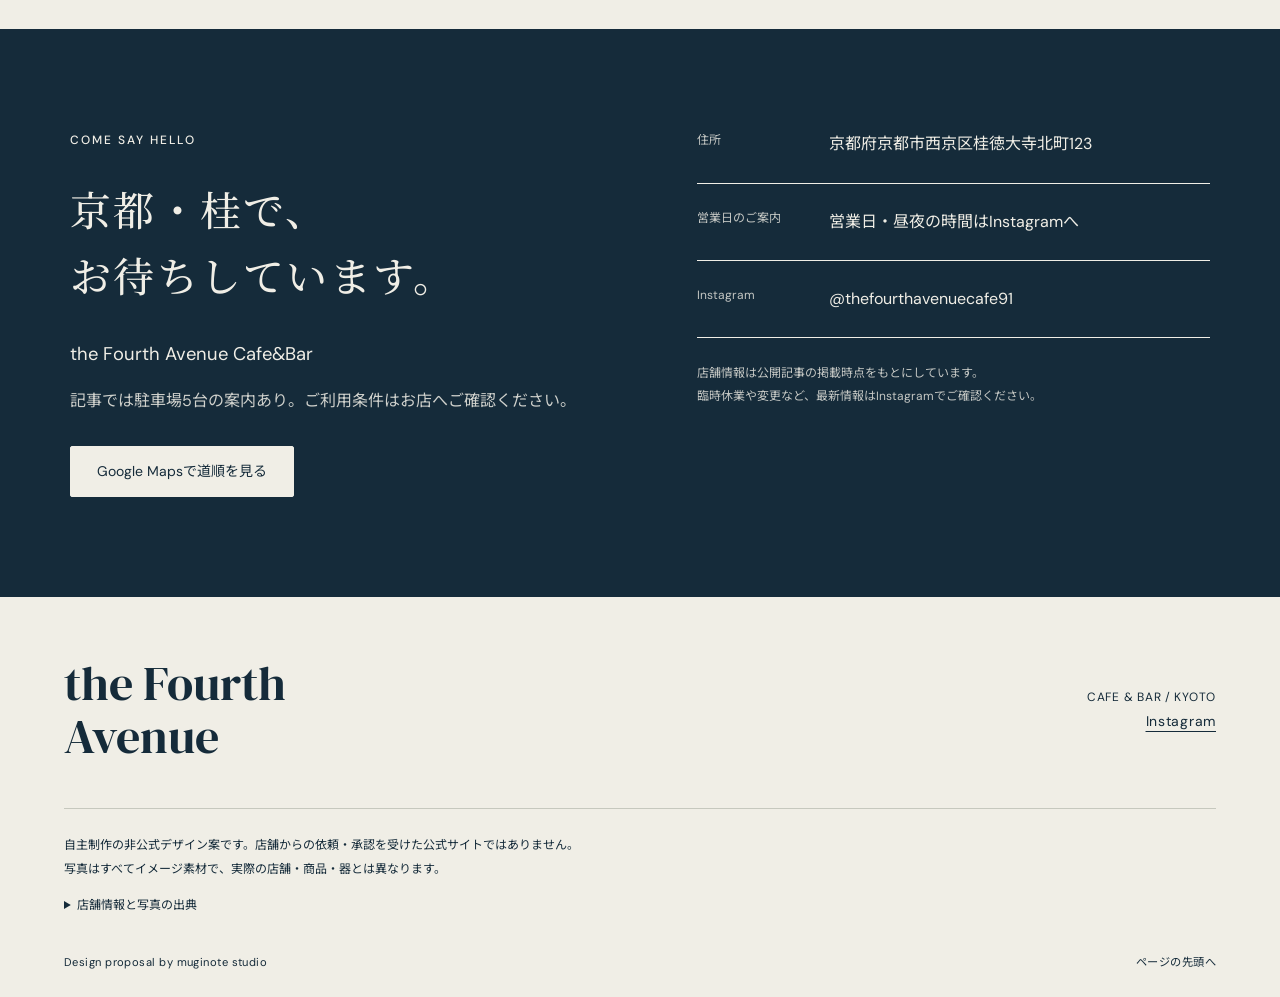
<file: proposals/fourth-avenue/index.html>
<!doctype html>
<html lang="ja"><head><meta charset="utf-8"><meta name="viewport" content="width=device-width, initial-scale=1"><meta name="robots" content="noindex,nofollow"><link rel="preconnect" href="https://fonts.googleapis.com"><link rel="preconnect" href="https://fonts.gstatic.com" crossorigin><link href="https://fonts.googleapis.com/css2?family=DM+Sans:wght@400;500;600;700&family=DM+Serif+Display:ital@0;1&family=Noto+Sans+JP:wght@400;500;600;700&family=Noto+Serif+JP:wght@400;500;600&display=swap" rel="stylesheet"><title>the Fourth Avenue Cafe&amp;Bar｜トップページ デザイン提案</title>
<meta name="description" content="the Fourth Avenue Cafe&amp;Barの非公式Webデザイン提案。京都・桂のカフェを紹介する自主制作の見本です。">
<meta name="theme-color" content="#25382e"><link rel="stylesheet" href="../assets/site.css"><script src="../assets/site.js" defer></script></head>
<body class="theme-fourth layout-overlay">
<a class="skip" href="#main">本文へスキップ</a>
<div class="concept-bar"><span>DESIGN PROPOSAL / 非公式のデザイン提案</span><a href="../">提案一覧へ</a></div>
<header class="header"><a class="brand" href="#top" aria-label="the Fourth Avenue Cafe&amp;Bar トップ"><span class="brand-main">the Fourth<br>Avenue</span><span class="brand-sub">CAFE &amp; BAR / KYOTO</span></a>
<button class="menu-toggle" aria-expanded="false" aria-controls="nav" aria-label="メニューを開く"><span></span><span></span></button>
<nav id="nav" aria-label="メインナビゲーション"><a href="#about">お店について</a><a href="#menu">メニュー</a><a href="#visit">アクセス</a><a class="nav-instagram" href="https://www.instagram.com/thefourthavenuecafe91/" target="_blank" rel="noopener noreferrer">Instagram</a></nav></header>
<main id="main"><section class="hero" id="top"><div class="hero-copy"><p class="eyebrow">KATSURA, KYOTO</p><h1>昼の気ままと、<br>夜の余韻。</h1><p class="lead">ランチ、コーヒー、ときどき一杯。<br>あなたの一日に、もうひとつの居場所を。</p><a class="button" href="#menu">メニューをのぞく</a><div class="modes" aria-label="デザインの昼夜切り替え"><button type="button" data-mode="day" aria-pressed="false">DAY</button><button type="button" data-mode="night" aria-pressed="true">NIGHT</button></div><p class="hero-caption">CAFE &amp; BAR / KYOTO</p></div><div class="hero-visual"><figure class="photo photo-wine"><img data-day="../assets/latte.webp" data-night="../assets/wine.webp" src="../assets/wine.webp" width="1500" height="1000" alt="イメージ写真。実際のthe Fourth Avenue Cafe&amp;Barの店舗・商品ではありません。" fetchpriority="high"><figcaption>IMAGE PHOTO / イメージ写真</figcaption></figure></div></section>
<div class="ticker"><span>the Fourth Avenue Cafe&amp;Bar</span><span>京都・桂</span><span>CAFE &amp; BAR / KYOTO</span></div>
<section class="story wrap" id="about"><div class="story-photo"><figure class="photo photo-interior"><img src="../assets/interior.webp" width="1500" height="991" alt="カフェで過ごす時間のイメージ。実店舗の写真ではありません。" loading="lazy"><figcaption>IMAGE PHOTO / イメージ写真</figcaption></figure><p class="photo-note">A moment for yourself.</p></div><div class="story-copy"><p class="eyebrow">ABOUT the Fourth Avenue</p><h2>カフェから、バーへ。<br>時間を、楽しむ。</h2><p>京都・桂のthe Fourth Avenue Cafe&amp;Bar。昼はカフェとして、夜はバーとして。食事やお酒を、その日の過ごし方に合わせて楽しめる場所です。</p><p>家族と過ごす日にも、愛犬との時間にも。キッズスペースや犬同伴の案内は、ご利用前にお店へご確認ください。</p><a class="line-link" href="https://www.instagram.com/thefourthavenuecafe91/" target="_blank" rel="noopener noreferrer">お店の日々をInstagramで</a></div></section>
<section class="menu-section" id="menu"><div class="wrap menu-inner"><div class="section-heading"><p class="eyebrow">ON THE MENU</p><h2>お昼から、夜の一杯まで。</h2><p>ひとりの時間も、誰かと一緒の時間も。<br>その日の気分で、お好きなものを。</p></div><ul class="menu-list"><li><h3>Food</h3><p>松阪牛入りハンバーグ、スパイスカレー、ボロネーゼ。</p></li><li><h3>Cafe</h3><p>ワッフルとコーヒーで、午後のひと休み。</p></li><li><h3>Bar</h3><p>一日の終わりに、アルコールを楽しむ時間を。</p></li></ul></div><div class="wrap menu-bottom"><p>掲載内容は公開記事をもとにした参考情報です。<br>現在のメニューや価格は、お店の案内をご確認ください。</p><a class="button secondary" href="https://www.instagram.com/thefourthavenuecafe91/" target="_blank" rel="noopener noreferrer">最新のメニューを見る</a></div></section>
<section class="moment wrap"><div class="motif" aria-hidden="true"></div><p class="eyebrow">STAY A LITTLE WHILE</p><h2>いろんな一日が、<br>集まる場所。</h2><p>食事、おしゃべり、いつもの一杯。カフェとバー、それぞれの表情でお待ちしています。</p></section>
<section class="visit-section" id="visit"><div class="wrap visit-grid"><div><p class="eyebrow">COME SAY HELLO</p><h2>京都・桂で、<br>お待ちしています。</h2><p class="visit-name">the Fourth Avenue Cafe&amp;Bar</p><p class="access-copy">記事では駐車場5台の案内あり。ご利用条件はお店へご確認ください。</p><div class="visit-buttons"><a class="button" href="https://www.google.com/maps/search/?api=1&query=the%20Fourth%20Avenue%20Cafe%26Bar%20%E4%BA%AC%E9%83%BD%E5%BA%9C%E4%BA%AC%E9%83%BD%E5%B8%82%E8%A5%BF%E4%BA%AC%E5%8C%BA%E6%A1%82%E5%BE%B3%E5%A4%A7%E5%AF%BA%E5%8C%97%E7%94%BA123" target="_blank" rel="noopener noreferrer">Google Mapsで道順を見る</a></div></div><div class="visit-details"><dl><div><dt>住所</dt><dd>京都府京都市西京区桂徳大寺北町123</dd></div><div><dt>営業日のご案内</dt><dd>営業日・昼夜の時間はInstagramへ</dd></div><div><dt>Instagram</dt><dd><a href="https://www.instagram.com/thefourthavenuecafe91/" target="_blank" rel="noopener noreferrer">@thefourthavenuecafe91</a></dd></div></dl><p class="info-note">店舗情報は公開記事の掲載時点をもとにしています。<br>臨時休業や変更など、最新情報はInstagramでご確認ください。</p></div></div></section>
</main><footer class="footer"><div class="footer-top"><p class="footer-brand">the Fourth<br>Avenue</p><div><p>CAFE &amp; BAR / KYOTO</p><a href="https://www.instagram.com/thefourthavenuecafe91/" target="_blank" rel="noopener noreferrer">Instagram</a></div></div><div class="disclosure"><p>自主制作の非公式デザイン案です。店舗からの依頼・承認を受けた公式サイトではありません。<br>写真はすべてイメージ素材で、実際の店舗・商品・器とは異なります。</p><details><summary>店舗情報と写真の出典</summary><p>店舗情報：<a href="https://kansai-kaiten.com/thefourthavenuecafe-kyotokatsura2610/" target="_blank" rel="noopener noreferrer">関西ニューオープン情報</a>（確認日：2026年11月26日）</p><p>写真：Unsplash / <a href="https://images.unsplash.com/photo-1501339847302-ac426a4a7cbb?auto=format&amp;fit=crop&amp;w=1500&amp;q=80" target="_blank" rel="noopener noreferrer">photo-1501339847302-ac426a4a7cbb</a> / <a href="https://images.unsplash.com/photo-1495474472287-4d71bcdd2085?auto=format&amp;fit=crop&amp;w=1500&amp;q=80" target="_blank" rel="noopener noreferrer">photo-1495474472287-4d71bcdd2085</a> / <a href="https://images.unsplash.com/photo-1510812431401-41d2bd2722f3?auto=format&amp;fit=crop&amp;w=1500&amp;q=80" target="_blank" rel="noopener noreferrer">photo-1510812431401-41d2bd2722f3</a></p><p>文章・配色・文字ロゴは提案用に制作したもので、店舗公認の表現ではありません。</p></details></div><div class="footer-bottom"><span>Design proposal by muginote studio</span><a href="#top">ページの先頭へ</a></div></footer></body></html>
</file>
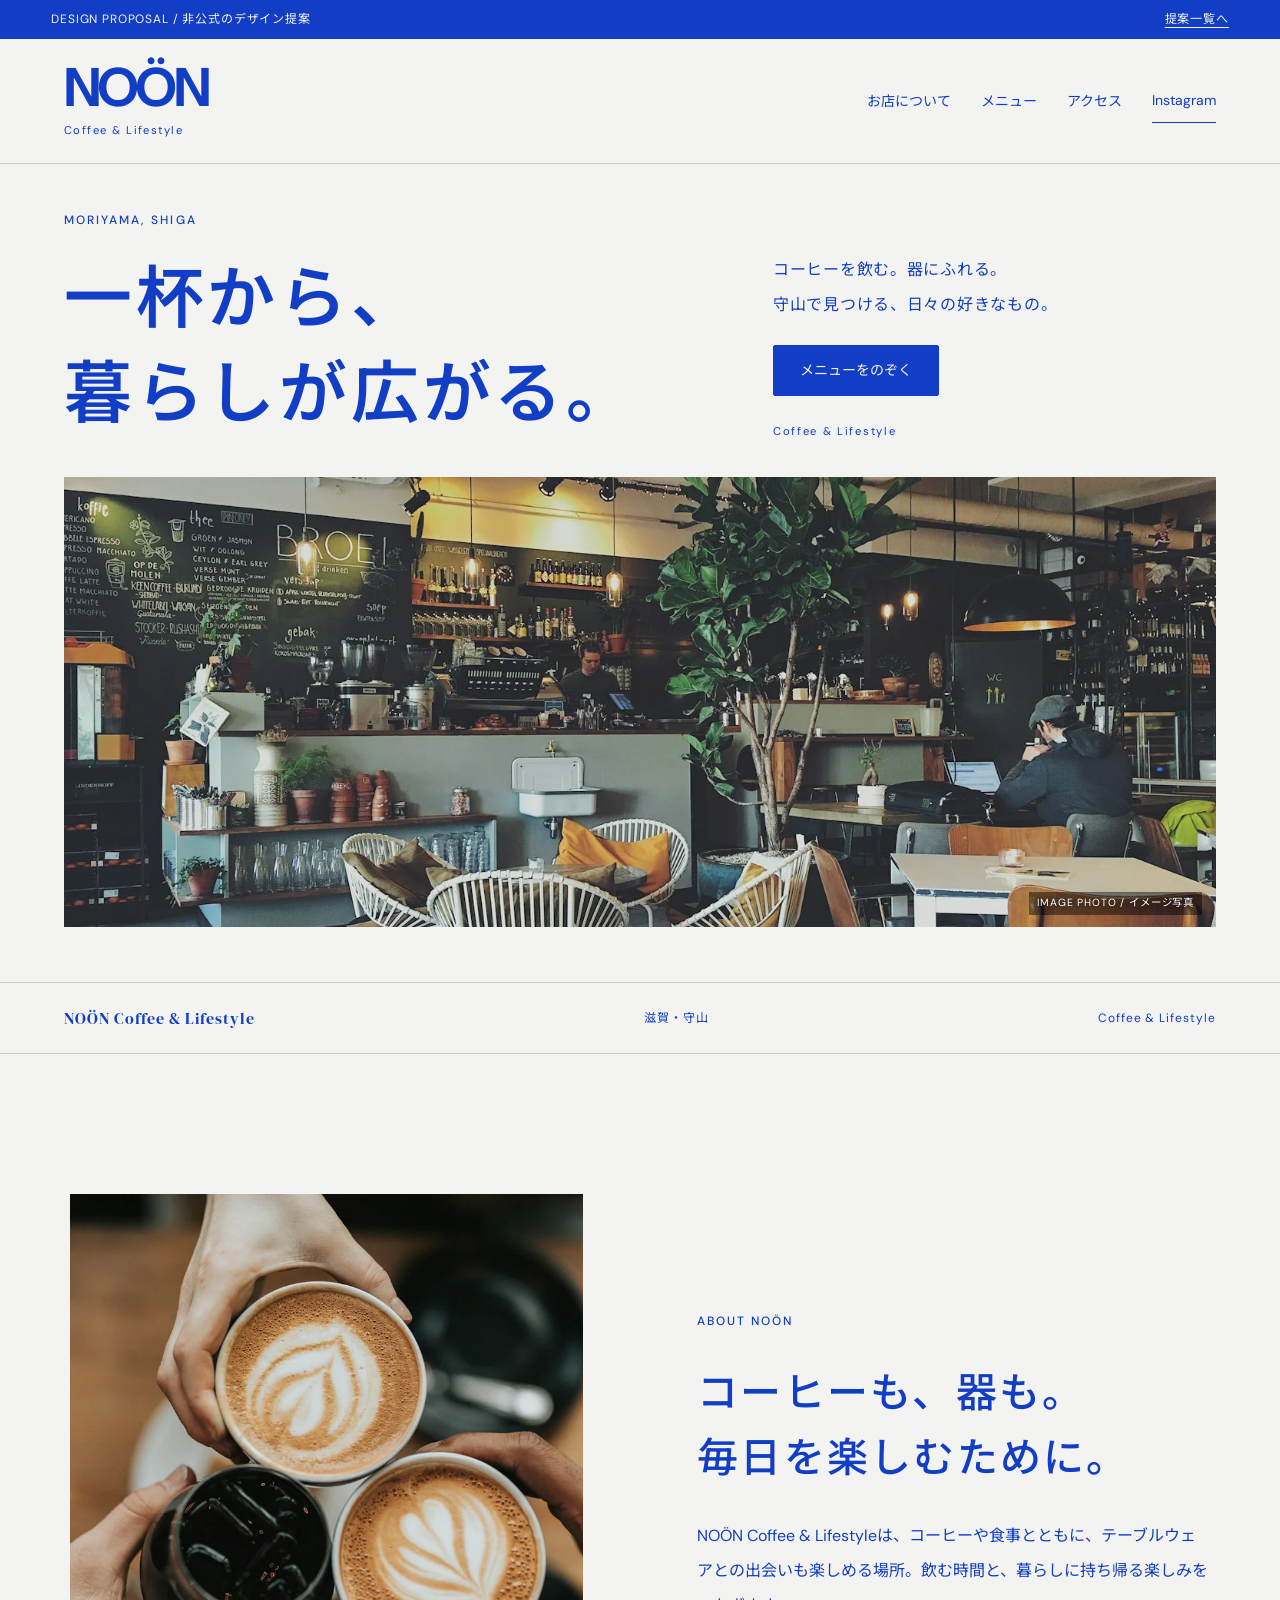
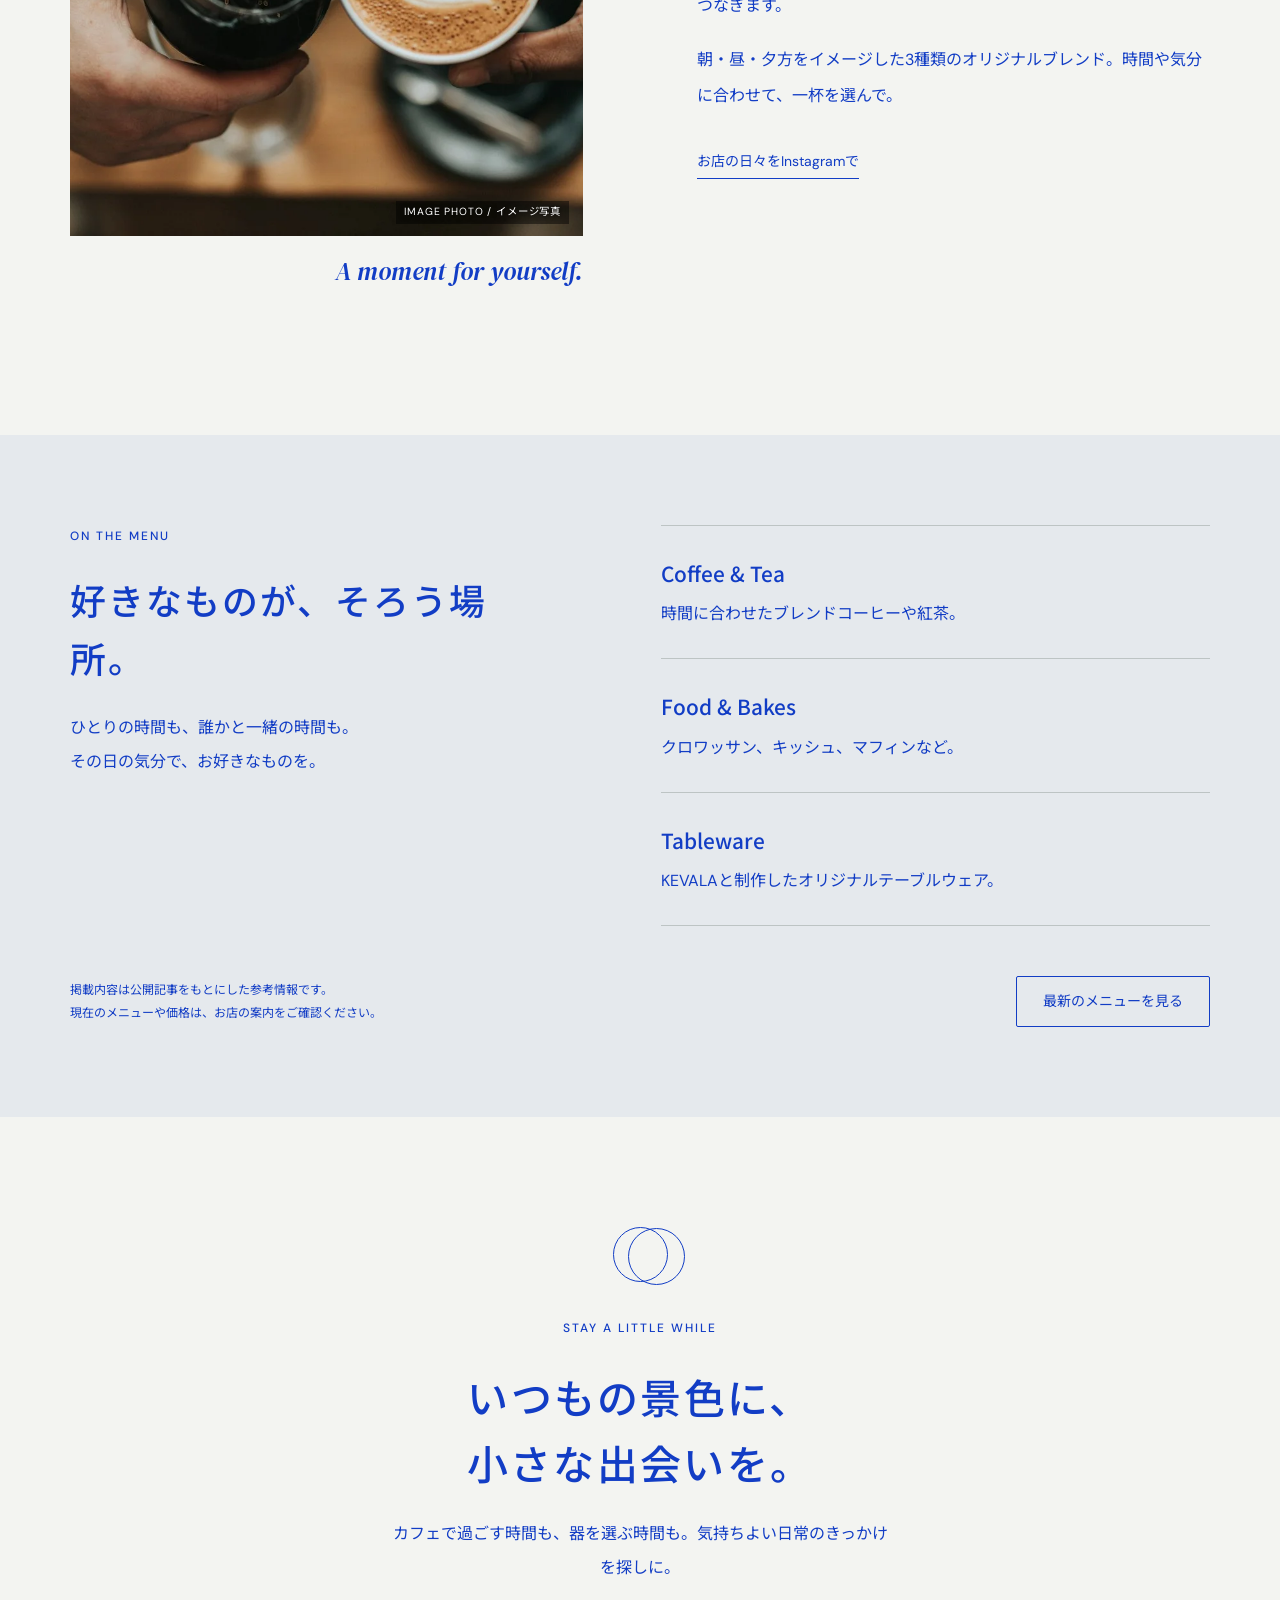
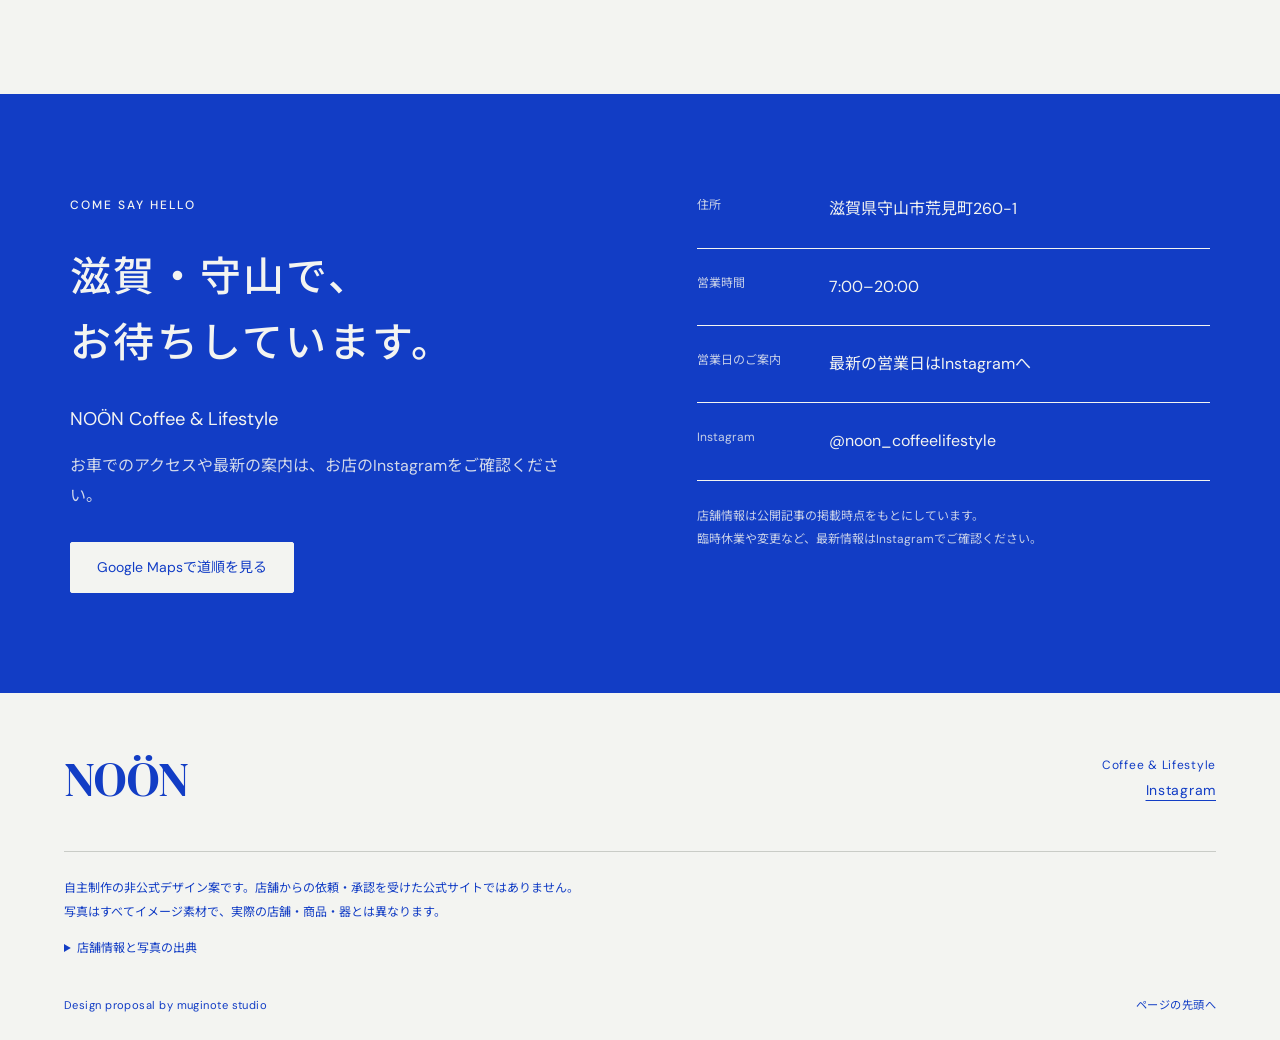
<file: proposals/noon/index.html>
<!doctype html>
<html lang="ja"><head><meta charset="utf-8"><meta name="viewport" content="width=device-width, initial-scale=1"><meta name="robots" content="noindex,nofollow"><link rel="preconnect" href="https://fonts.googleapis.com"><link rel="preconnect" href="https://fonts.gstatic.com" crossorigin><link href="https://fonts.googleapis.com/css2?family=DM+Sans:wght@400;500;600;700&family=DM+Serif+Display:ital@0;1&family=Noto+Sans+JP:wght@400;500;600;700&family=Noto+Serif+JP:wght@400;500;600&display=swap" rel="stylesheet"><title>NOÖN Coffee &amp; Lifestyle｜トップページ デザイン提案</title>
<meta name="description" content="NOÖN Coffee &amp; Lifestyleの非公式Webデザイン提案。滋賀・守山のカフェを紹介する自主制作の見本です。">
<meta name="theme-color" content="#25382e"><link rel="stylesheet" href="../assets/site.css"><script src="../assets/site.js" defer></script></head>
<body class="theme-noon layout-poster">
<a class="skip" href="#main">本文へスキップ</a>
<div class="concept-bar"><span>DESIGN PROPOSAL / 非公式のデザイン提案</span><a href="../">提案一覧へ</a></div>
<header class="header"><a class="brand" href="#top" aria-label="NOÖN Coffee &amp; Lifestyle トップ"><span class="brand-main">NOÖN</span><span class="brand-sub">Coffee &amp; Lifestyle</span></a>
<button class="menu-toggle" aria-expanded="false" aria-controls="nav" aria-label="メニューを開く"><span></span><span></span></button>
<nav id="nav" aria-label="メインナビゲーション"><a href="#about">お店について</a><a href="#menu">メニュー</a><a href="#visit">アクセス</a><a class="nav-instagram" href="https://www.instagram.com/noon_coffeelifestyle/" target="_blank" rel="noopener noreferrer">Instagram</a></nav></header>
<main id="main"><section class="hero" id="top"><div class="hero-copy"><p class="eyebrow">MORIYAMA, SHIGA</p><h1>一杯から、<br>暮らしが広がる。</h1><p class="lead">コーヒーを飲む。器にふれる。<br>守山で見つける、日々の好きなもの。</p><a class="button" href="#menu">メニューをのぞく</a><p class="hero-caption">Coffee &amp; Lifestyle</p></div><div class="hero-visual"><figure class="photo photo-table"><img src="../assets/table.webp" width="1500" height="1028" alt="イメージ写真。実際のNOÖN Coffee &amp; Lifestyleの店舗・商品ではありません。" fetchpriority="high"><figcaption>IMAGE PHOTO / イメージ写真</figcaption></figure></div></section>
<div class="ticker"><span>NOÖN Coffee &amp; Lifestyle</span><span>滋賀・守山</span><span>Coffee &amp; Lifestyle</span></div>
<section class="story wrap" id="about"><div class="story-photo"><figure class="photo photo-latte"><img src="../assets/latte.webp" width="1500" height="1000" alt="カフェで過ごす時間のイメージ。実店舗の写真ではありません。" loading="lazy"><figcaption>IMAGE PHOTO / イメージ写真</figcaption></figure><p class="photo-note">A moment for yourself.</p></div><div class="story-copy"><p class="eyebrow">ABOUT NOÖN</p><h2>コーヒーも、器も。<br>毎日を楽しむために。</h2><p>NOÖN Coffee &amp; Lifestyleは、コーヒーや食事とともに、テーブルウェアとの出会いも楽しめる場所。飲む時間と、暮らしに持ち帰る楽しみをつなぎます。</p><p>朝・昼・夕方をイメージした3種類のオリジナルブレンド。時間や気分に合わせて、一杯を選んで。</p><a class="line-link" href="https://www.instagram.com/noon_coffeelifestyle/" target="_blank" rel="noopener noreferrer">お店の日々をInstagramで</a></div></section>
<section class="menu-section" id="menu"><div class="wrap menu-inner"><div class="section-heading"><p class="eyebrow">ON THE MENU</p><h2>好きなものが、そろう場所。</h2><p>ひとりの時間も、誰かと一緒の時間も。<br>その日の気分で、お好きなものを。</p></div><ul class="menu-list"><li><h3>Coffee &amp; Tea</h3><p>時間に合わせたブレンドコーヒーや紅茶。</p></li><li><h3>Food &amp; Bakes</h3><p>クロワッサン、キッシュ、マフィンなど。</p></li><li><h3>Tableware</h3><p>KEVALAと制作したオリジナルテーブルウェア。</p></li></ul></div><div class="wrap menu-bottom"><p>掲載内容は公開記事をもとにした参考情報です。<br>現在のメニューや価格は、お店の案内をご確認ください。</p><a class="button secondary" href="https://www.instagram.com/noon_coffeelifestyle/" target="_blank" rel="noopener noreferrer">最新のメニューを見る</a></div></section>
<section class="moment wrap"><div class="motif" aria-hidden="true"></div><p class="eyebrow">STAY A LITTLE WHILE</p><h2>いつもの景色に、<br>小さな出会いを。</h2><p>カフェで過ごす時間も、器を選ぶ時間も。気持ちよい日常のきっかけを探しに。</p></section>
<section class="visit-section" id="visit"><div class="wrap visit-grid"><div><p class="eyebrow">COME SAY HELLO</p><h2>滋賀・守山で、<br>お待ちしています。</h2><p class="visit-name">NOÖN Coffee &amp; Lifestyle</p><p class="access-copy">お車でのアクセスや最新の案内は、お店のInstagramをご確認ください。</p><div class="visit-buttons"><a class="button" href="https://www.google.com/maps/search/?api=1&query=NO%C3%96N%20Coffee%20%26%20Lifestyle%20%E6%BB%8B%E8%B3%80%E7%9C%8C%E5%AE%88%E5%B1%B1%E5%B8%82%E8%8D%92%E8%A6%8B%E7%94%BA260-1" target="_blank" rel="noopener noreferrer">Google Mapsで道順を見る</a></div></div><div class="visit-details"><dl><div><dt>住所</dt><dd>滋賀県守山市荒見町260-1</dd></div><div><dt>営業時間</dt><dd>7:00–20:00</dd></div><div><dt>営業日のご案内</dt><dd>最新の営業日はInstagramへ</dd></div><div><dt>Instagram</dt><dd><a href="https://www.instagram.com/noon_coffeelifestyle/" target="_blank" rel="noopener noreferrer">@noon_coffeelifestyle</a></dd></div></dl><p class="info-note">店舗情報は公開記事の掲載時点をもとにしています。<br>臨時休業や変更など、最新情報はInstagramでご確認ください。</p></div></div></section>
</main><footer class="footer"><div class="footer-top"><p class="footer-brand">NOÖN</p><div><p>Coffee &amp; Lifestyle</p><a href="https://www.instagram.com/noon_coffeelifestyle/" target="_blank" rel="noopener noreferrer">Instagram</a></div></div><div class="disclosure"><p>自主制作の非公式デザイン案です。店舗からの依頼・承認を受けた公式サイトではありません。<br>写真はすべてイメージ素材で、実際の店舗・商品・器とは異なります。</p><details><summary>店舗情報と写真の出典</summary><p>店舗情報：<a href="https://info-shiga.com/open-close/opening/900153/" target="_blank" rel="noopener noreferrer">Info滋賀</a>（確認日：2026年11月26日）</p><p>写真：Unsplash / <a href="https://images.unsplash.com/photo-1495474472287-4d71bcdd2085?auto=format&amp;fit=crop&amp;w=1500&amp;q=80" target="_blank" rel="noopener noreferrer">photo-1495474472287-4d71bcdd2085</a> / <a href="https://images.unsplash.com/photo-1554118811-1e0d58224f24?auto=format&amp;fit=crop&amp;w=1500&amp;q=80" target="_blank" rel="noopener noreferrer">photo-1554118811-1e0d58224f24</a></p><p>文章・配色・文字ロゴは提案用に制作したもので、店舗公認の表現ではありません。</p></details></div><div class="footer-bottom"><span>Design proposal by muginote studio</span><a href="#top">ページの先頭へ</a></div></footer></body></html>
</file>
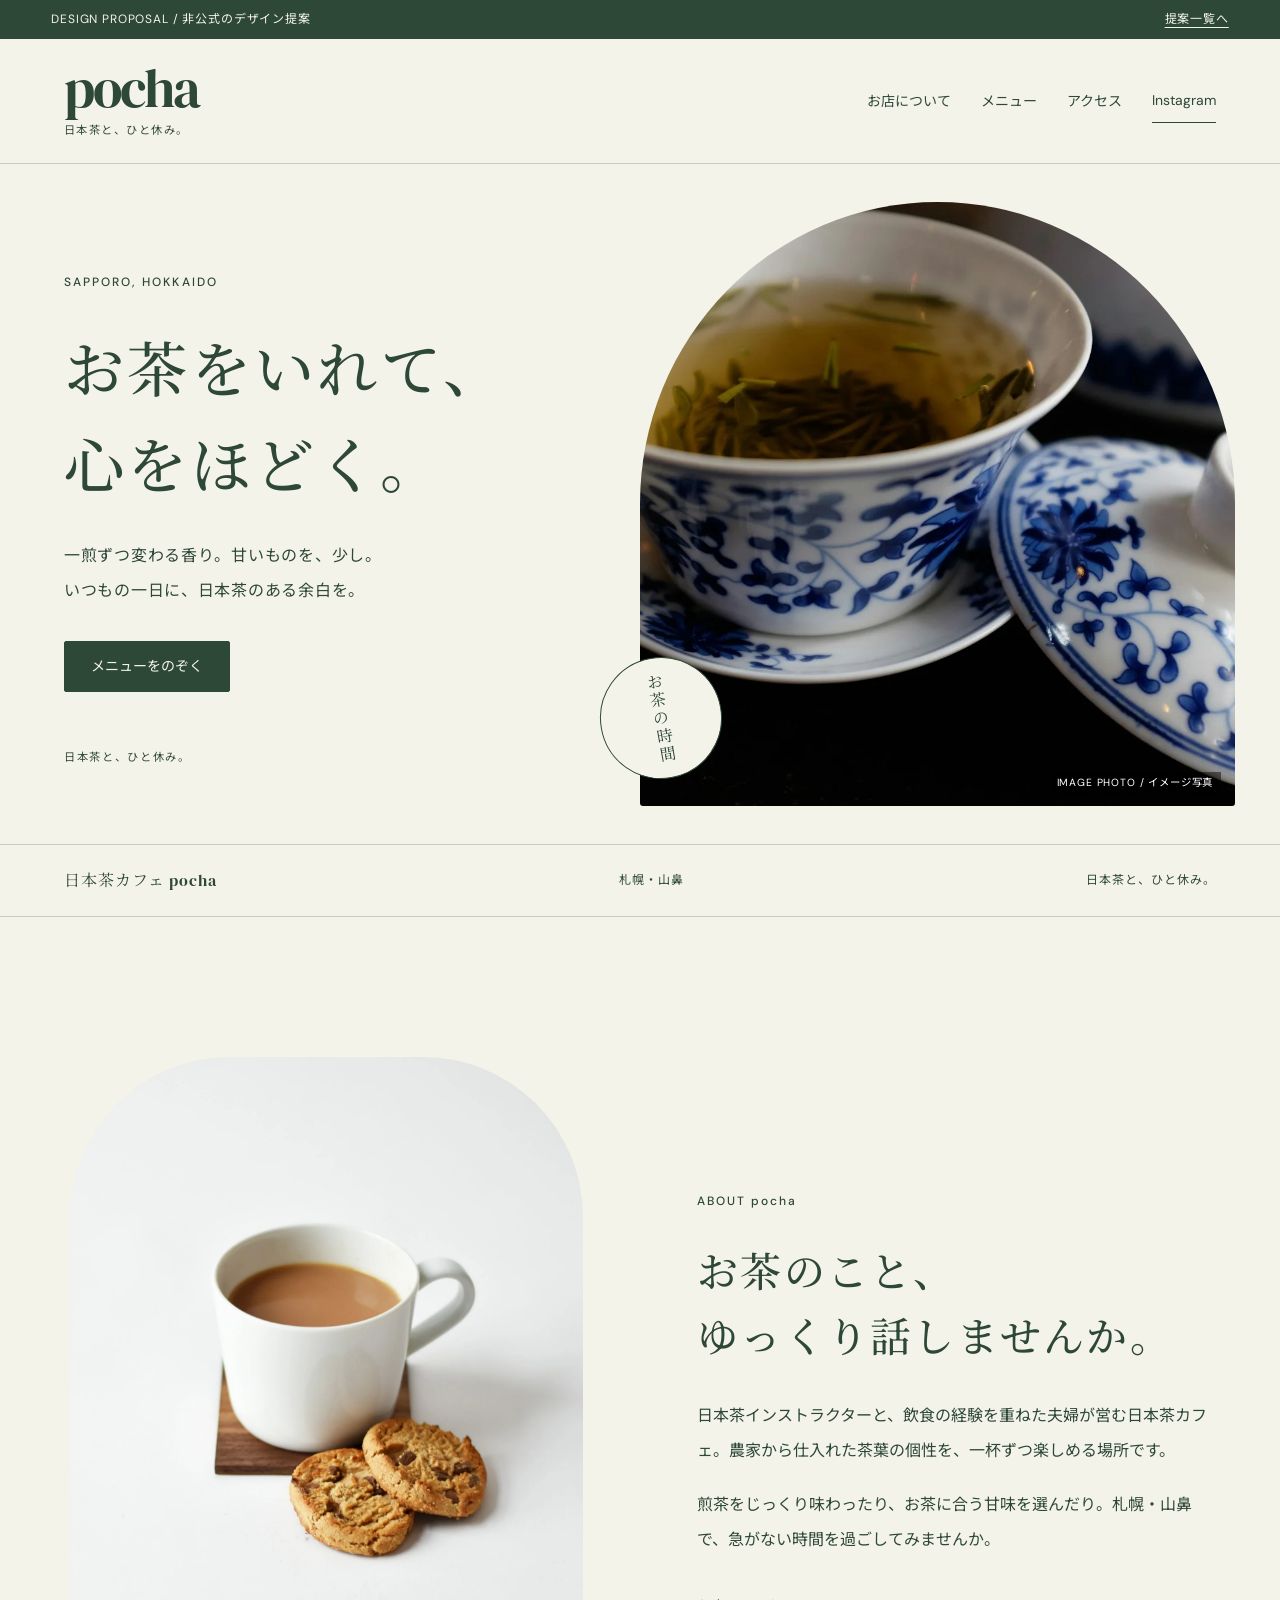
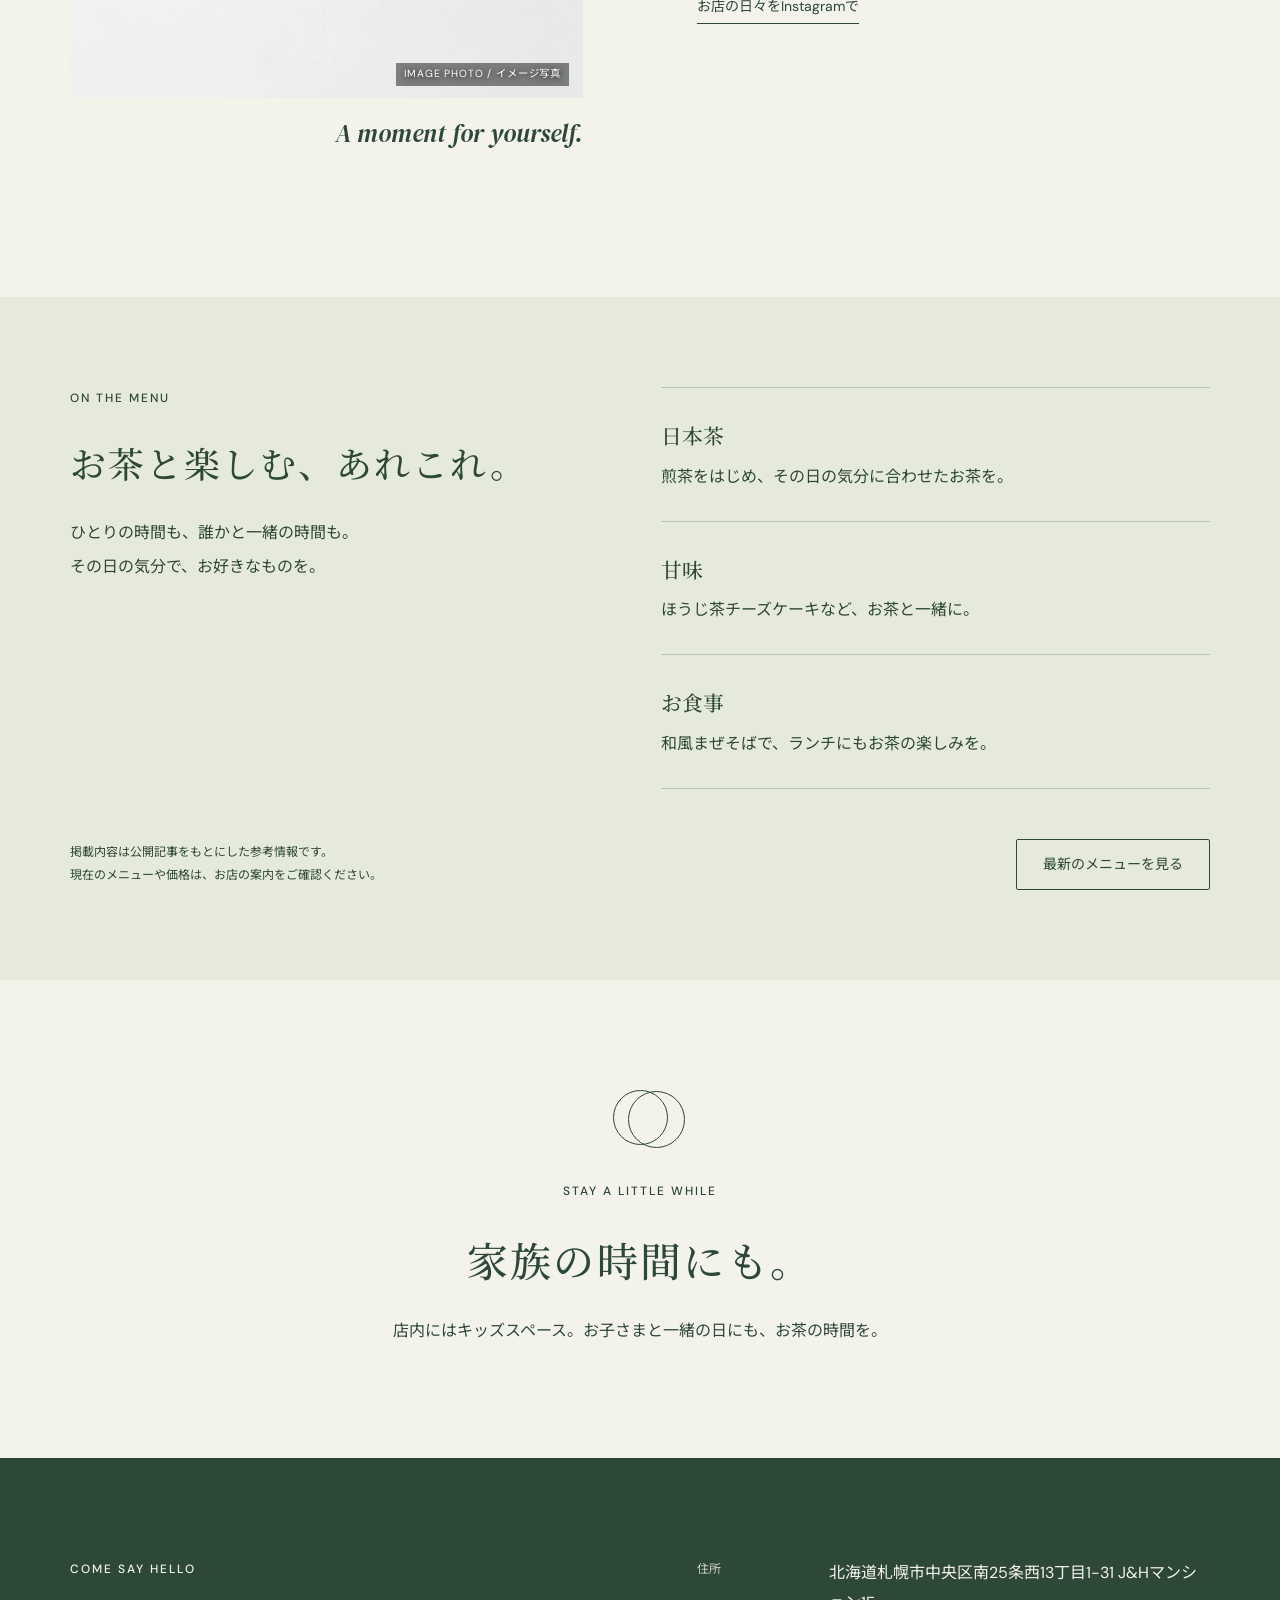
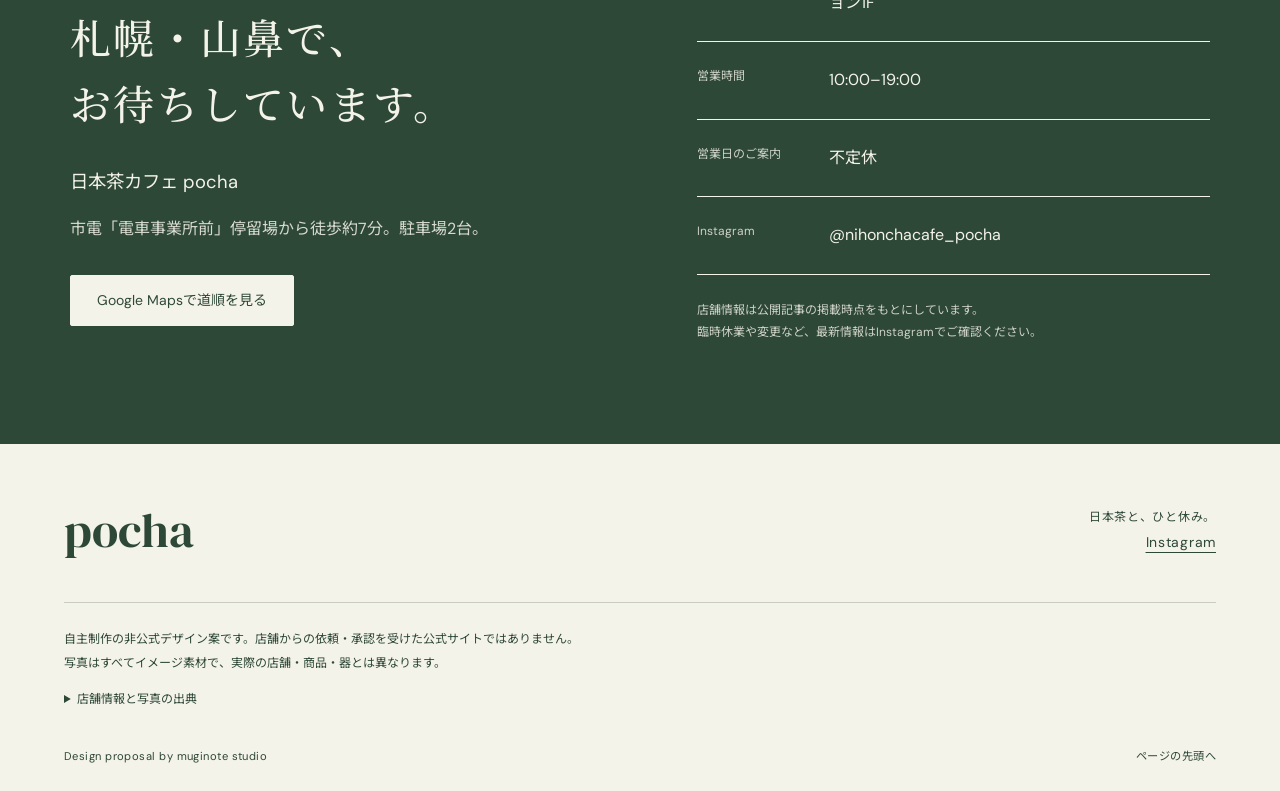
<file: proposals/pocha/index.html>
<!doctype html>
<html lang="ja"><head><meta charset="utf-8"><meta name="viewport" content="width=device-width, initial-scale=1"><meta name="robots" content="noindex,nofollow"><link rel="preconnect" href="https://fonts.googleapis.com"><link rel="preconnect" href="https://fonts.gstatic.com" crossorigin><link href="https://fonts.googleapis.com/css2?family=DM+Sans:wght@400;500;600;700&family=DM+Serif+Display:ital@0;1&family=Noto+Sans+JP:wght@400;500;600;700&family=Noto+Serif+JP:wght@400;500;600&display=swap" rel="stylesheet"><title>日本茶カフェ pocha｜トップページ デザイン提案</title>
<meta name="description" content="日本茶カフェ pochaの非公式Webデザイン提案。札幌・山鼻のカフェを紹介する自主制作の見本です。">
<meta name="theme-color" content="#25382e"><link rel="stylesheet" href="../assets/site.css"><script src="../assets/site.js" defer></script></head>
<body class="theme-pocha layout-split">
<a class="skip" href="#main">本文へスキップ</a>
<div class="concept-bar"><span>DESIGN PROPOSAL / 非公式のデザイン提案</span><a href="../">提案一覧へ</a></div>
<header class="header"><a class="brand" href="#top" aria-label="日本茶カフェ pocha トップ"><span class="brand-main">pocha</span><span class="brand-sub">日本茶と、ひと休み。</span></a>
<button class="menu-toggle" aria-expanded="false" aria-controls="nav" aria-label="メニューを開く"><span></span><span></span></button>
<nav id="nav" aria-label="メインナビゲーション"><a href="#about">お店について</a><a href="#menu">メニュー</a><a href="#visit">アクセス</a><a class="nav-instagram" href="https://www.instagram.com/nihonchacafe_pocha/" target="_blank" rel="noopener noreferrer">Instagram</a></nav></header>
<main id="main"><section class="hero" id="top"><div class="hero-copy"><p class="eyebrow">SAPPORO, HOKKAIDO</p><h1>お茶をいれて、<br>心をほどく。</h1><p class="lead">一煎ずつ変わる香り。甘いものを、少し。<br>いつもの一日に、日本茶のある余白を。</p><a class="button" href="#menu">メニューをのぞく</a><p class="hero-caption">日本茶と、ひと休み。</p></div><div class="hero-visual"><figure class="photo photo-tea"><img src="../assets/tea.webp" width="1500" height="1000" alt="イメージ写真。実際の日本茶カフェ pochaの店舗・商品ではありません。" fetchpriority="high"><figcaption>IMAGE PHOTO / イメージ写真</figcaption></figure><span class="hero-badge" aria-hidden="true">お茶の時間</span></div></section>
<div class="ticker"><span>日本茶カフェ pocha</span><span>札幌・山鼻</span><span>日本茶と、ひと休み。</span></div>
<section class="story wrap" id="about"><div class="story-photo"><figure class="photo photo-cookies"><img src="../assets/cookies.webp" width="1500" height="2070" alt="カフェで過ごす時間のイメージ。実店舗の写真ではありません。" loading="lazy"><figcaption>IMAGE PHOTO / イメージ写真</figcaption></figure><p class="photo-note">A moment for yourself.</p></div><div class="story-copy"><p class="eyebrow">ABOUT pocha</p><h2>お茶のこと、<br>ゆっくり話しませんか。</h2><p>日本茶インストラクターと、飲食の経験を重ねた夫婦が営む日本茶カフェ。農家から仕入れた茶葉の個性を、一杯ずつ楽しめる場所です。</p><p>煎茶をじっくり味わったり、お茶に合う甘味を選んだり。札幌・山鼻で、急がない時間を過ごしてみませんか。</p><a class="line-link" href="https://www.instagram.com/nihonchacafe_pocha/" target="_blank" rel="noopener noreferrer">お店の日々をInstagramで</a></div></section>
<section class="menu-section" id="menu"><div class="wrap menu-inner"><div class="section-heading"><p class="eyebrow">ON THE MENU</p><h2>お茶と楽しむ、あれこれ。</h2><p>ひとりの時間も、誰かと一緒の時間も。<br>その日の気分で、お好きなものを。</p></div><ul class="menu-list"><li><h3>日本茶</h3><p>煎茶をはじめ、その日の気分に合わせたお茶を。</p></li><li><h3>甘味</h3><p>ほうじ茶チーズケーキなど、お茶と一緒に。</p></li><li><h3>お食事</h3><p>和風まぜそばで、ランチにもお茶の楽しみを。</p></li></ul></div><div class="wrap menu-bottom"><p>掲載内容は公開記事をもとにした参考情報です。<br>現在のメニューや価格は、お店の案内をご確認ください。</p><a class="button secondary" href="https://www.instagram.com/nihonchacafe_pocha/" target="_blank" rel="noopener noreferrer">最新のメニューを見る</a></div></section>
<section class="moment wrap"><div class="motif" aria-hidden="true"></div><p class="eyebrow">STAY A LITTLE WHILE</p><h2>家族の時間にも。</h2><p>店内にはキッズスペース。お子さまと一緒の日にも、お茶の時間を。</p></section>
<section class="visit-section" id="visit"><div class="wrap visit-grid"><div><p class="eyebrow">COME SAY HELLO</p><h2>札幌・山鼻で、<br>お待ちしています。</h2><p class="visit-name">日本茶カフェ pocha</p><p class="access-copy">市電「電車事業所前」停留場から徒歩約7分。駐車場2台。</p><div class="visit-buttons"><a class="button" href="https://www.google.com/maps/search/?api=1&query=%E6%97%A5%E6%9C%AC%E8%8C%B6%E3%82%AB%E3%83%95%E3%82%A7%20pocha%20%E5%8C%97%E6%B5%B7%E9%81%93%E6%9C%AD%E5%B9%8C%E5%B8%82%E4%B8%AD%E5%A4%AE%E5%8C%BA%E5%8D%9725%E6%9D%A1%E8%A5%BF13%E4%B8%81%E7%9B%AE1-31%20J%26H%E3%83%9E%E3%83%B3%E3%82%B7%E3%83%A7%E3%83%B31F" target="_blank" rel="noopener noreferrer">Google Mapsで道順を見る</a></div></div><div class="visit-details"><dl><div><dt>住所</dt><dd>北海道札幌市中央区南25条西13丁目1-31 J&amp;Hマンション1F</dd></div><div><dt>営業時間</dt><dd>10:00–19:00</dd></div><div><dt>営業日のご案内</dt><dd>不定休</dd></div><div><dt>Instagram</dt><dd><a href="https://www.instagram.com/nihonchacafe_pocha/" target="_blank" rel="noopener noreferrer">@nihonchacafe_pocha</a></dd></div></dl><p class="info-note">店舗情報は公開記事の掲載時点をもとにしています。<br>臨時休業や変更など、最新情報はInstagramでご確認ください。</p></div></div></section>
</main><footer class="footer"><div class="footer-top"><p class="footer-brand">pocha</p><div><p>日本茶と、ひと休み。</p><a href="https://www.instagram.com/nihonchacafe_pocha/" target="_blank" rel="noopener noreferrer">Instagram</a></div></div><div class="disclosure"><p>自主制作の非公式デザイン案です。店舗からの依頼・承認を受けた公式サイトではありません。<br>写真はすべてイメージ素材で、実際の店舗・商品・器とは異なります。</p><details><summary>店舗情報と写真の出典</summary><p>店舗情報：<a href="https://www.poroco.co.jp/newsreport/4106/" target="_blank" rel="noopener noreferrer">poroco</a>（確認日：2026年11月26日）</p><p>写真：Unsplash / <a href="https://images.unsplash.com/photo-1544787219-7f47ccb76574?auto=format&amp;fit=crop&amp;w=1500&amp;q=80" target="_blank" rel="noopener noreferrer">photo-1544787219-7f47ccb76574</a> / <a href="https://images.unsplash.com/photo-1721434676608-23d5f3b9aefd?auto=format&amp;fit=crop&amp;w=1500&amp;q=80" target="_blank" rel="noopener noreferrer">photo-1721434676608-23d5f3b9aefd</a></p><p>文章・配色・文字ロゴは提案用に制作したもので、店舗公認の表現ではありません。</p></details></div><div class="footer-bottom"><span>Design proposal by muginote studio</span><a href="#top">ページの先頭へ</a></div></footer></body></html>
</file>
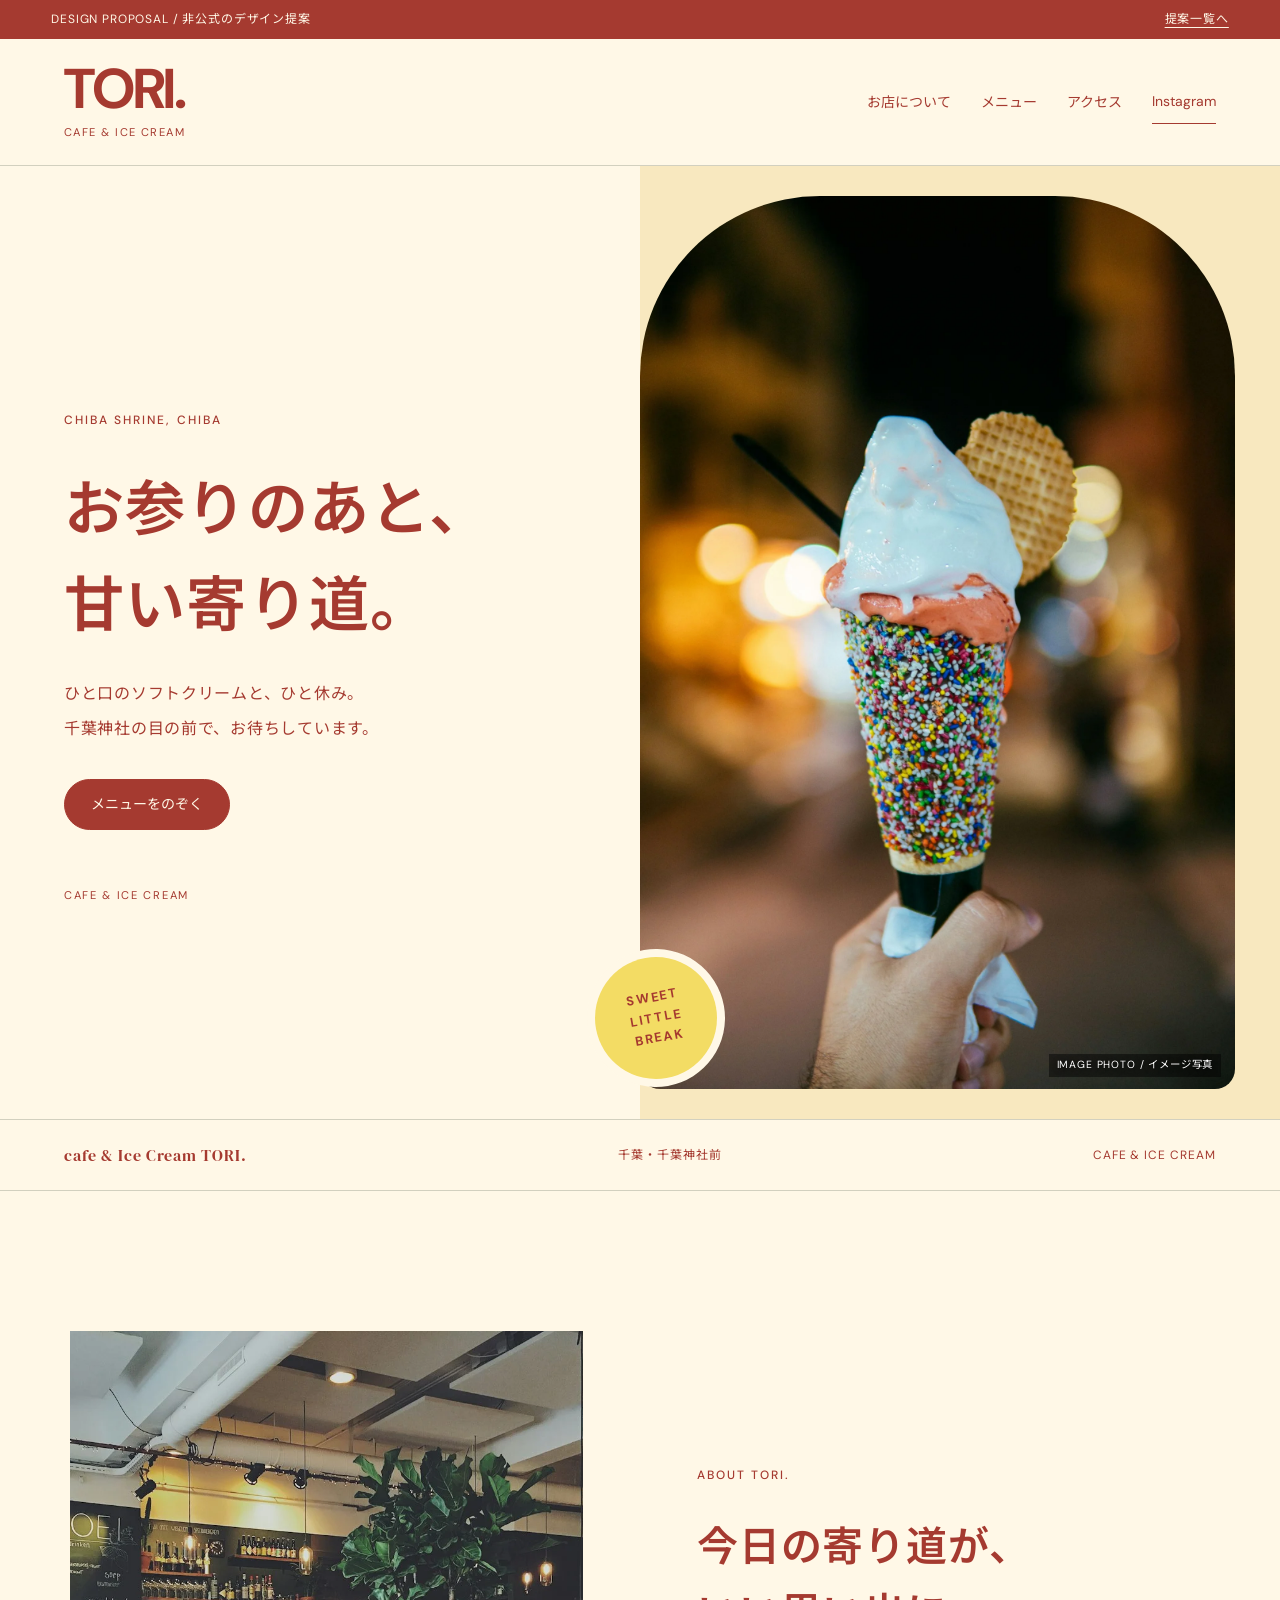
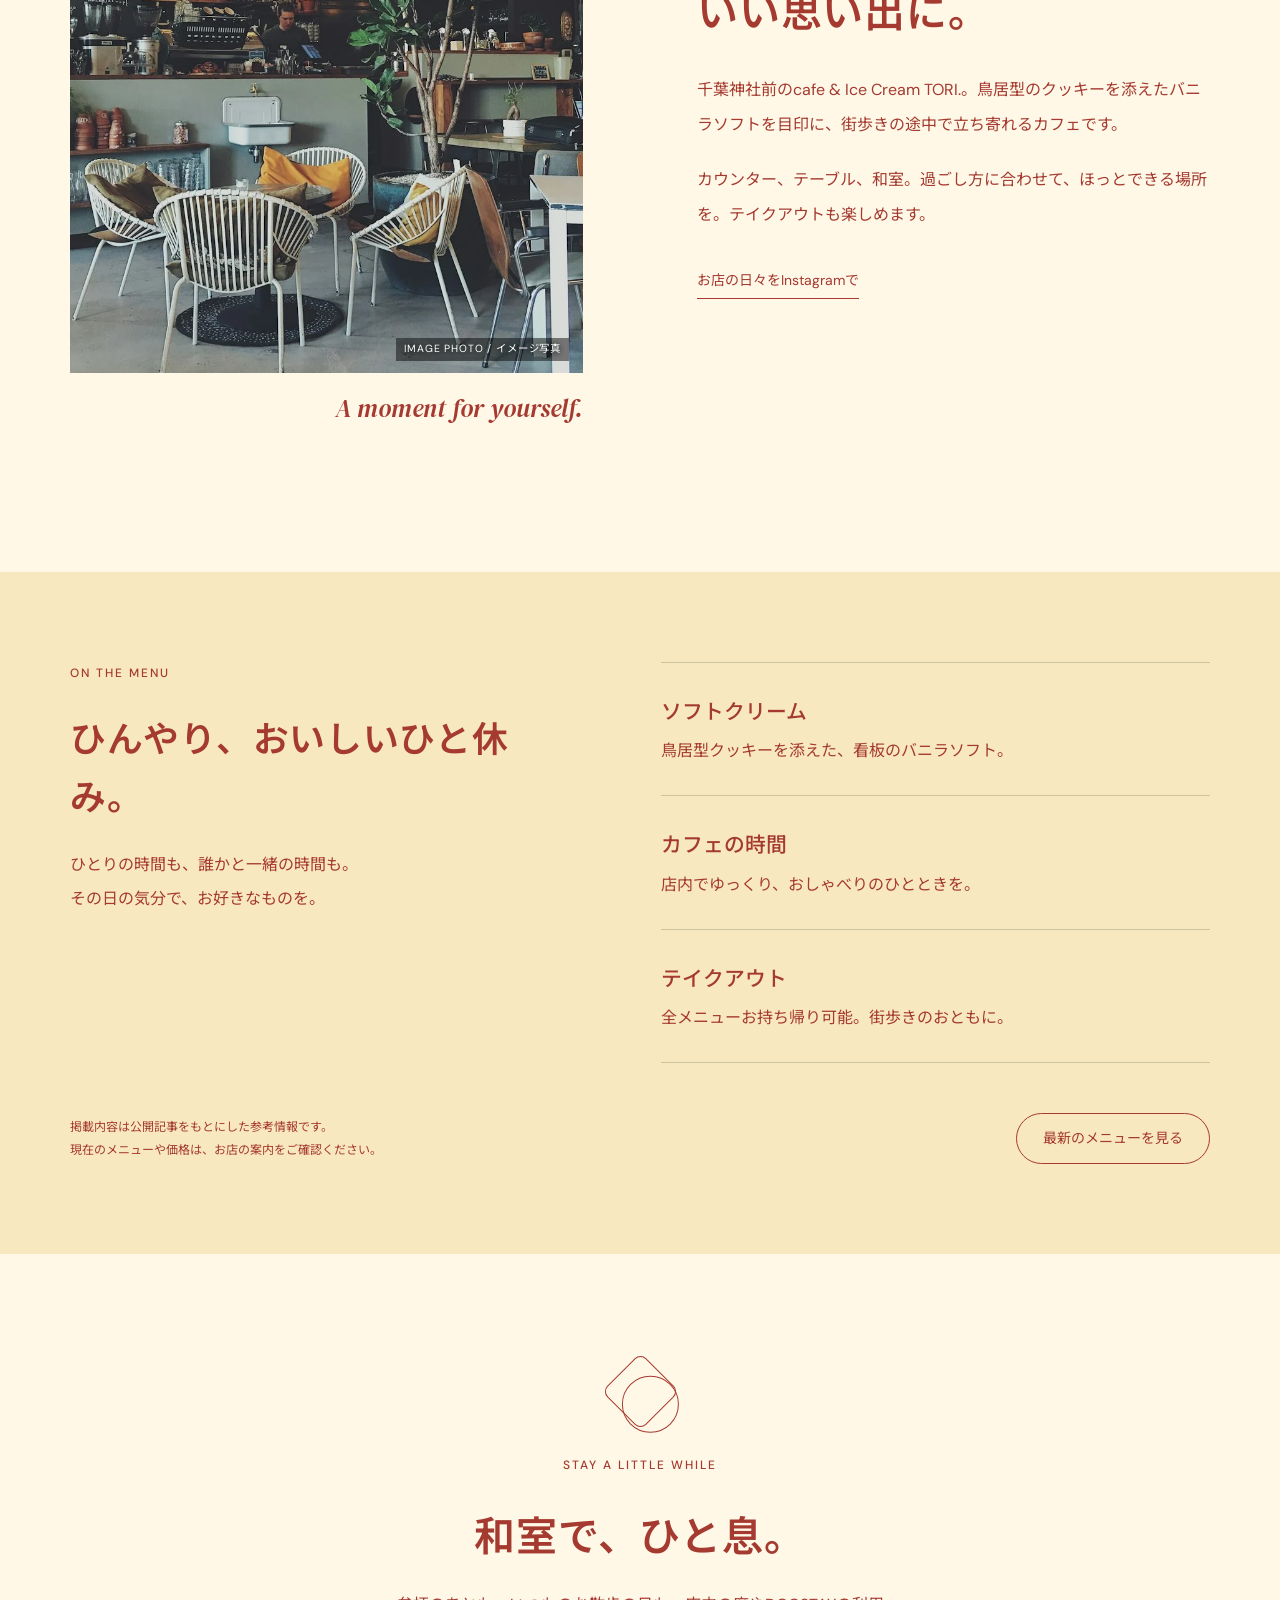
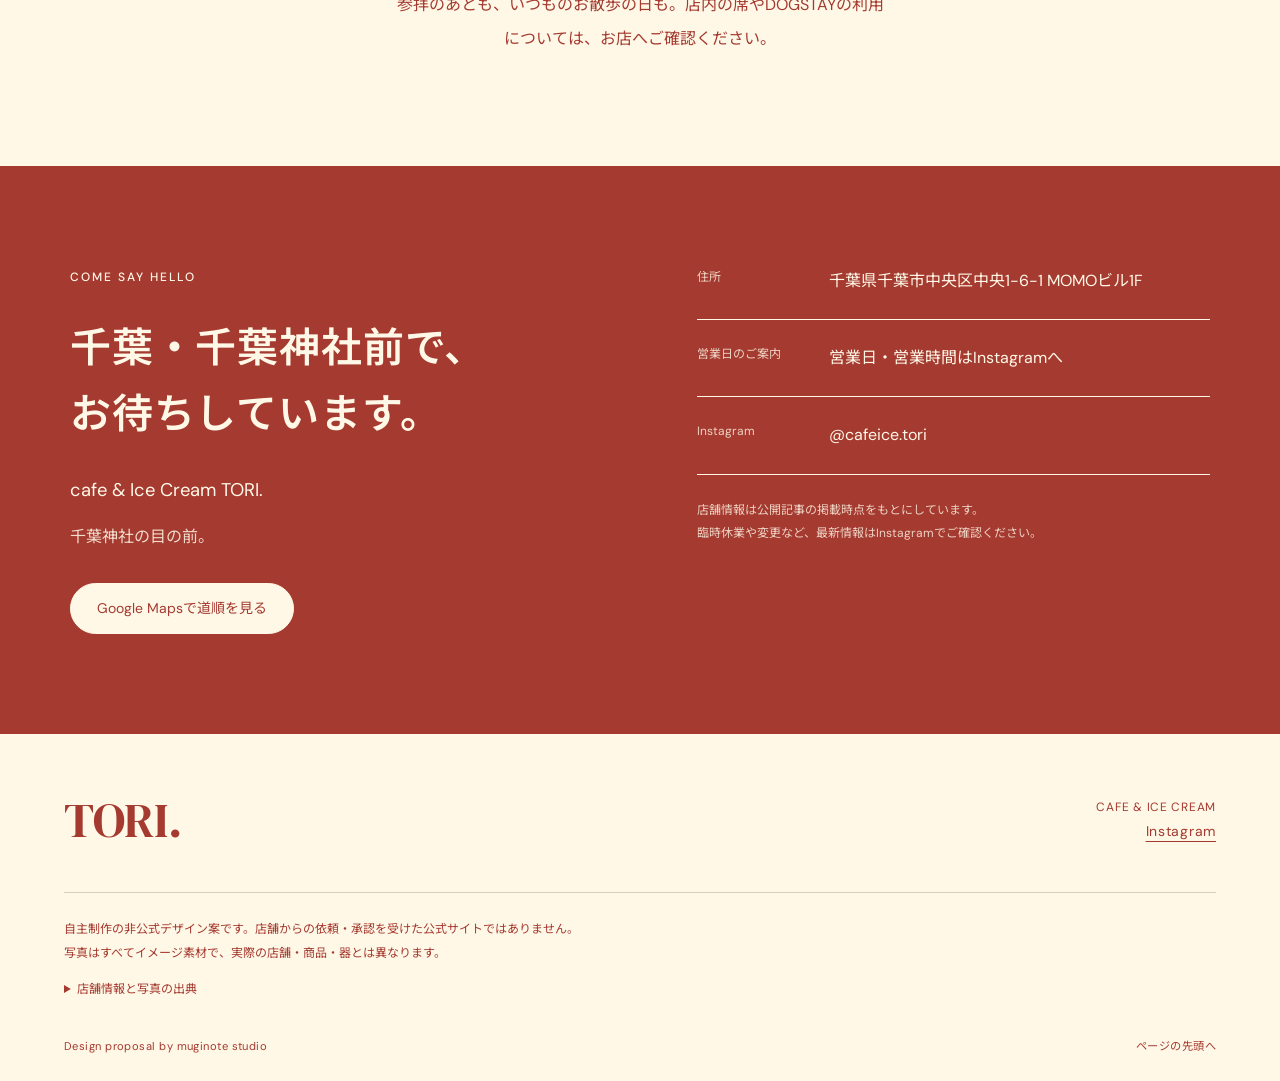
<file: proposals/tori/index.html>
<!doctype html>
<html lang="ja"><head><meta charset="utf-8"><meta name="viewport" content="width=device-width, initial-scale=1"><meta name="robots" content="noindex,nofollow"><link rel="preconnect" href="https://fonts.googleapis.com"><link rel="preconnect" href="https://fonts.gstatic.com" crossorigin><link href="https://fonts.googleapis.com/css2?family=DM+Sans:wght@400;500;600;700&family=DM+Serif+Display:ital@0;1&family=Noto+Sans+JP:wght@400;500;600;700&family=Noto+Serif+JP:wght@400;500;600&display=swap" rel="stylesheet"><title>cafe &amp; Ice Cream TORI.｜トップページ デザイン提案</title>
<meta name="description" content="cafe &amp; Ice Cream TORI.の非公式Webデザイン提案。千葉・千葉神社前のカフェを紹介する自主制作の見本です。">
<meta name="theme-color" content="#25382e"><link rel="stylesheet" href="../assets/site.css"><script src="../assets/site.js" defer></script></head>
<body class="theme-tori layout-split">
<a class="skip" href="#main">本文へスキップ</a>
<div class="concept-bar"><span>DESIGN PROPOSAL / 非公式のデザイン提案</span><a href="../">提案一覧へ</a></div>
<header class="header"><a class="brand" href="#top" aria-label="cafe &amp; Ice Cream TORI. トップ"><span class="brand-main">TORI.</span><span class="brand-sub">CAFE &amp; ICE CREAM</span></a>
<button class="menu-toggle" aria-expanded="false" aria-controls="nav" aria-label="メニューを開く"><span></span><span></span></button>
<nav id="nav" aria-label="メインナビゲーション"><a href="#about">お店について</a><a href="#menu">メニュー</a><a href="#visit">アクセス</a><a class="nav-instagram" href="https://www.instagram.com/cafeice.tori/" target="_blank" rel="noopener noreferrer">Instagram</a></nav></header>
<main id="main"><section class="hero" id="top"><div class="hero-copy"><p class="eyebrow">CHIBA SHRINE, CHIBA</p><h1>お参りのあと、<br>甘い寄り道。</h1><p class="lead">ひと口のソフトクリームと、ひと休み。<br>千葉神社の目の前で、お待ちしています。</p><a class="button" href="#menu">メニューをのぞく</a><p class="hero-caption">CAFE &amp; ICE CREAM</p></div><div class="hero-visual"><figure class="photo photo-icecream"><img src="../assets/icecream.webp" width="1500" height="2250" alt="イメージ写真。実際のcafe &amp; Ice Cream TORI.の店舗・商品ではありません。" fetchpriority="high"><figcaption>IMAGE PHOTO / イメージ写真</figcaption></figure><span class="hero-badge" aria-hidden="true">SWEET<br>LITTLE<br>BREAK</span></div></section>
<div class="ticker"><span>cafe &amp; Ice Cream TORI.</span><span>千葉・千葉神社前</span><span>CAFE &amp; ICE CREAM</span></div>
<section class="story wrap" id="about"><div class="story-photo"><figure class="photo photo-table"><img src="../assets/table.webp" width="1500" height="1028" alt="カフェで過ごす時間のイメージ。実店舗の写真ではありません。" loading="lazy"><figcaption>IMAGE PHOTO / イメージ写真</figcaption></figure><p class="photo-note">A moment for yourself.</p></div><div class="story-copy"><p class="eyebrow">ABOUT TORI.</p><h2>今日の寄り道が、<br>いい思い出に。</h2><p>千葉神社前のcafe &amp; Ice Cream TORI.。鳥居型のクッキーを添えたバニラソフトを目印に、街歩きの途中で立ち寄れるカフェです。</p><p>カウンター、テーブル、和室。過ごし方に合わせて、ほっとできる場所を。テイクアウトも楽しめます。</p><a class="line-link" href="https://www.instagram.com/cafeice.tori/" target="_blank" rel="noopener noreferrer">お店の日々をInstagramで</a></div></section>
<section class="menu-section" id="menu"><div class="wrap menu-inner"><div class="section-heading"><p class="eyebrow">ON THE MENU</p><h2>ひんやり、おいしいひと休み。</h2><p>ひとりの時間も、誰かと一緒の時間も。<br>その日の気分で、お好きなものを。</p></div><ul class="menu-list"><li><h3>ソフトクリーム</h3><p>鳥居型クッキーを添えた、看板のバニラソフト。</p></li><li><h3>カフェの時間</h3><p>店内でゆっくり、おしゃべりのひとときを。</p></li><li><h3>テイクアウト</h3><p>全メニューお持ち帰り可能。街歩きのおともに。</p></li></ul></div><div class="wrap menu-bottom"><p>掲載内容は公開記事をもとにした参考情報です。<br>現在のメニューや価格は、お店の案内をご確認ください。</p><a class="button secondary" href="https://www.instagram.com/cafeice.tori/" target="_blank" rel="noopener noreferrer">最新のメニューを見る</a></div></section>
<section class="moment wrap"><div class="motif" aria-hidden="true"></div><p class="eyebrow">STAY A LITTLE WHILE</p><h2>和室で、ひと息。</h2><p>参拝のあとも、いつものお散歩の日も。店内の席やDOGSTAYの利用については、お店へご確認ください。</p></section>
<section class="visit-section" id="visit"><div class="wrap visit-grid"><div><p class="eyebrow">COME SAY HELLO</p><h2>千葉・千葉神社前で、<br>お待ちしています。</h2><p class="visit-name">cafe &amp; Ice Cream TORI.</p><p class="access-copy">千葉神社の目の前。</p><div class="visit-buttons"><a class="button" href="https://www.google.com/maps/search/?api=1&query=cafe%20%26%20Ice%20Cream%20TORI.%20%E5%8D%83%E8%91%89%E7%9C%8C%E5%8D%83%E8%91%89%E5%B8%82%E4%B8%AD%E5%A4%AE%E5%8C%BA%E4%B8%AD%E5%A4%AE1-6-1%20MOMO%E3%83%93%E3%83%AB1F" target="_blank" rel="noopener noreferrer">Google Mapsで道順を見る</a></div></div><div class="visit-details"><dl><div><dt>住所</dt><dd>千葉県千葉市中央区中央1-6-1 MOMOビル1F</dd></div><div><dt>営業日のご案内</dt><dd>営業日・営業時間はInstagramへ</dd></div><div><dt>Instagram</dt><dd><a href="https://www.instagram.com/cafeice.tori/" target="_blank" rel="noopener noreferrer">@cafeice.tori</a></dd></div></dl><p class="info-note">店舗情報は公開記事の掲載時点をもとにしています。<br>臨時休業や変更など、最新情報はInstagramでご確認ください。</p></div></div></section>
</main><footer class="footer"><div class="footer-top"><p class="footer-brand">TORI.</p><div><p>CAFE &amp; ICE CREAM</p><a href="https://www.instagram.com/cafeice.tori/" target="_blank" rel="noopener noreferrer">Instagram</a></div></div><div class="disclosure"><p>自主制作の非公式デザイン案です。店舗からの依頼・承認を受けた公式サイトではありません。<br>写真はすべてイメージ素材で、実際の店舗・商品・器とは異なります。</p><details><summary>店舗情報と写真の出典</summary><p>店舗情報：<a href="https://midori-chiba.mypl.net/article/newopen_chiba/113484" target="_blank" rel="noopener noreferrer">まいぷれ千葉</a>（確認日：2026年11月26日）</p><p>写真：Unsplash / <a href="https://images.unsplash.com/photo-1504050502639-3d3c3f6266cd?auto=format&amp;fit=crop&amp;w=1500&amp;q=80" target="_blank" rel="noopener noreferrer">photo-1504050502639-3d3c3f6266cd</a> / <a href="https://images.unsplash.com/photo-1554118811-1e0d58224f24?auto=format&amp;fit=crop&amp;w=1500&amp;q=80" target="_blank" rel="noopener noreferrer">photo-1554118811-1e0d58224f24</a></p><p>文章・配色・文字ロゴは提案用に制作したもので、店舗公認の表現ではありません。</p></details></div><div class="footer-bottom"><span>Design proposal by muginote studio</span><a href="#top">ページの先頭へ</a></div></footer></body></html>
</file>
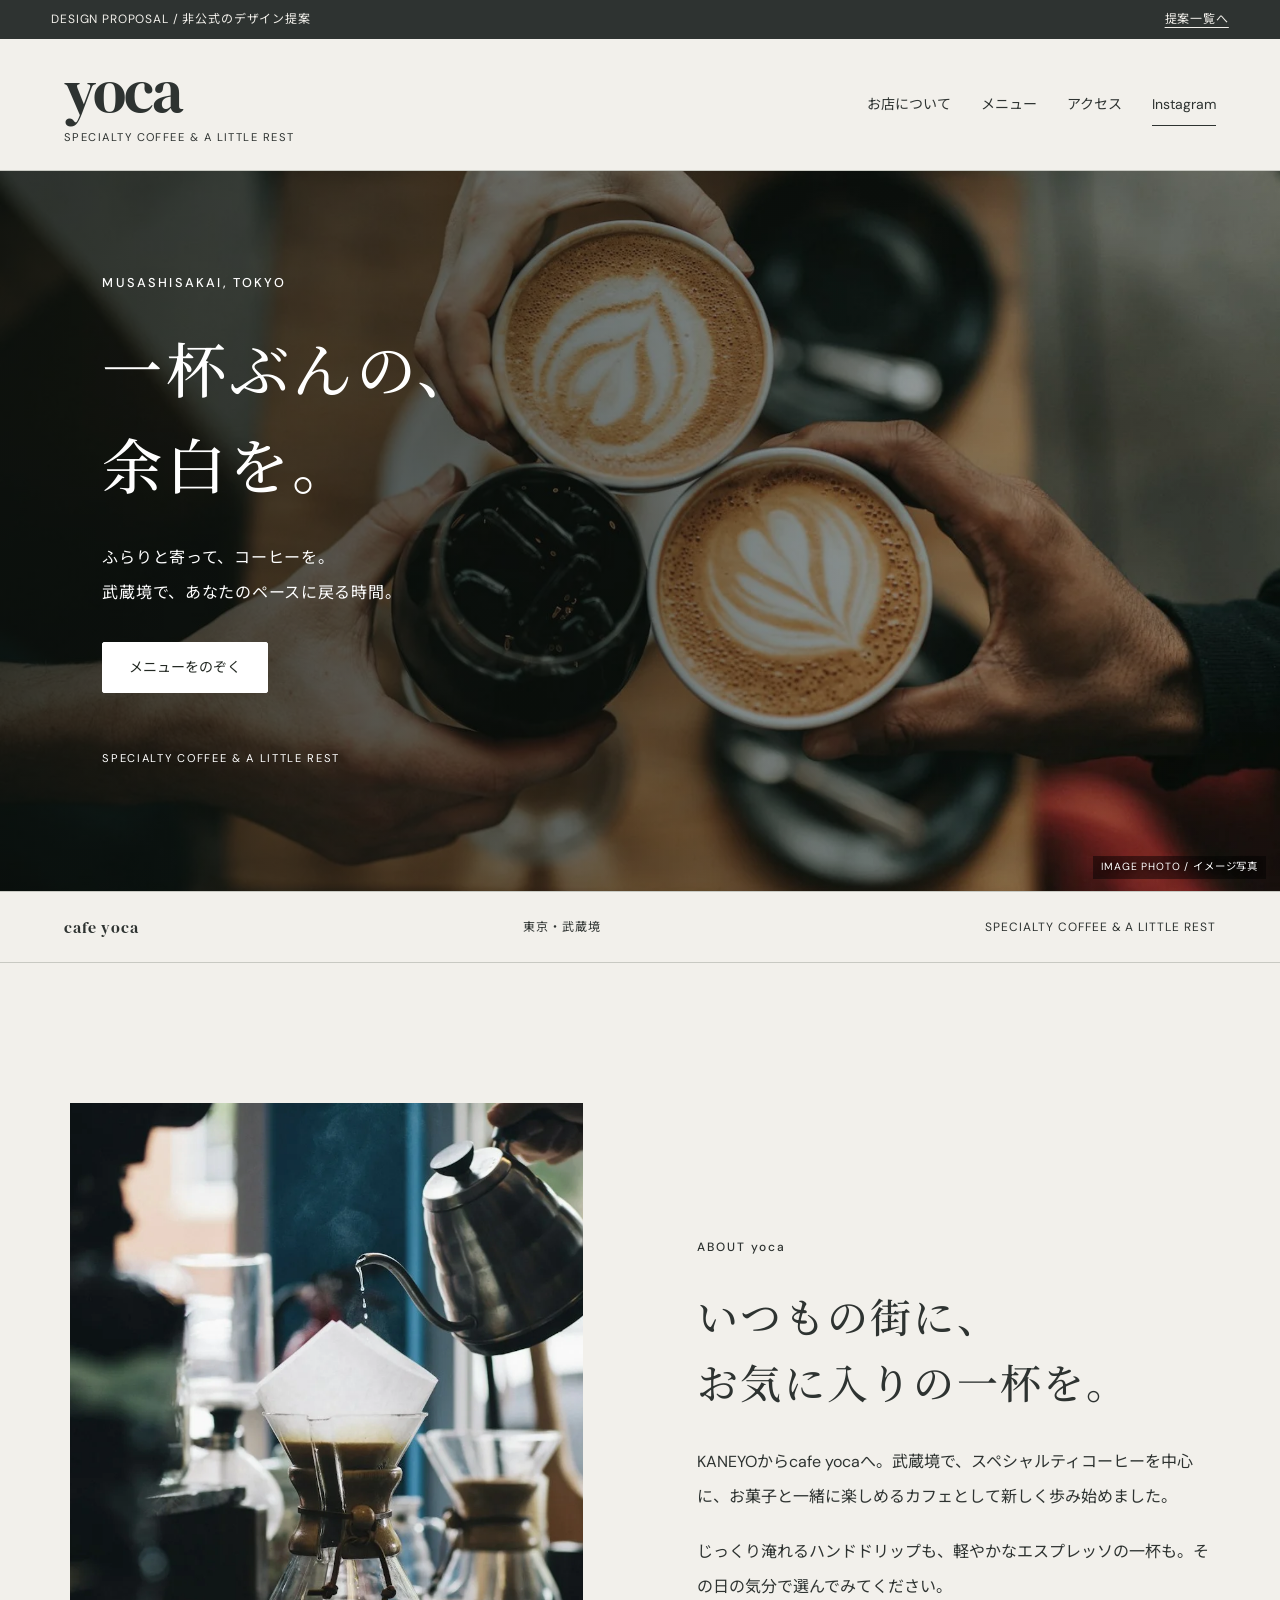
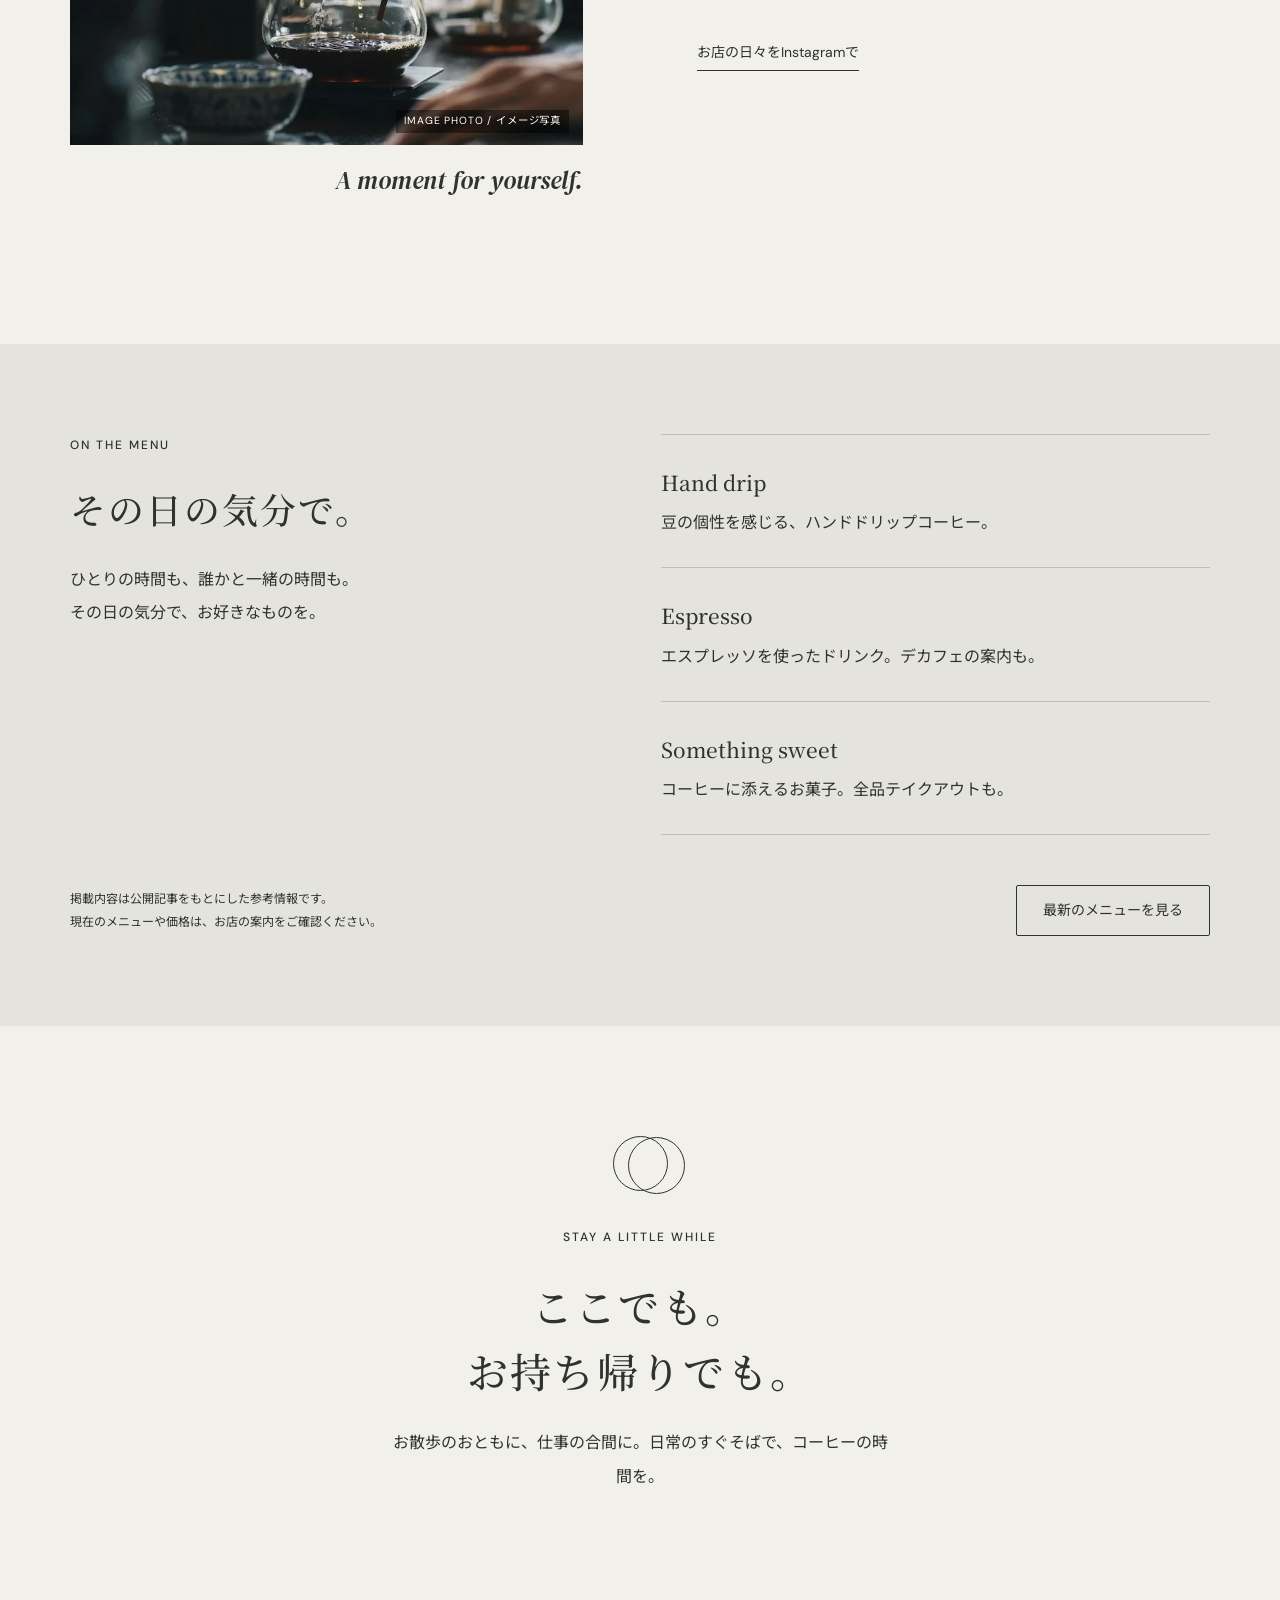
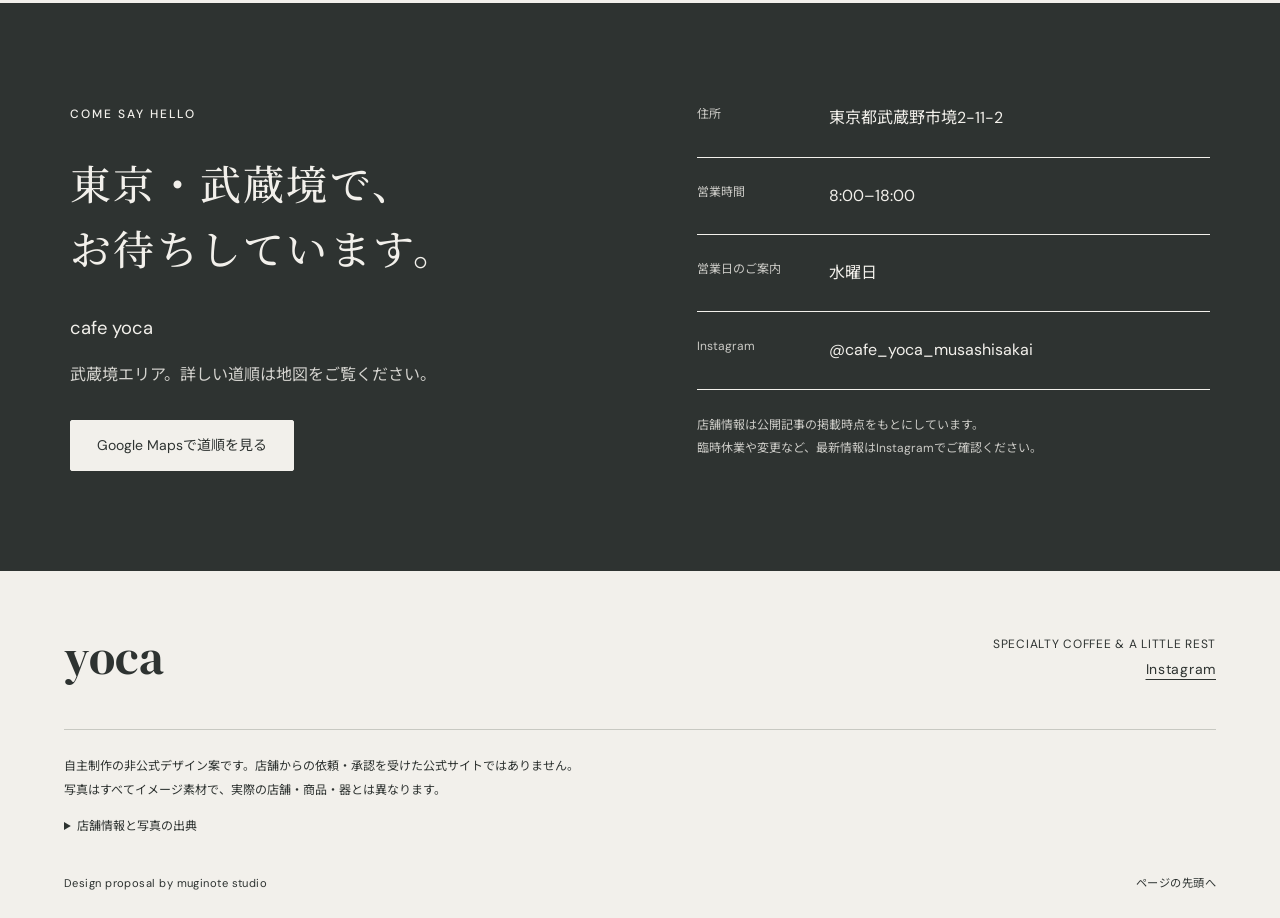
<file: proposals/yoca/index.html>
<!doctype html>
<html lang="ja"><head><meta charset="utf-8"><meta name="viewport" content="width=device-width, initial-scale=1"><meta name="robots" content="noindex,nofollow"><link rel="preconnect" href="https://fonts.googleapis.com"><link rel="preconnect" href="https://fonts.gstatic.com" crossorigin><link href="https://fonts.googleapis.com/css2?family=DM+Sans:wght@400;500;600;700&family=DM+Serif+Display:ital@0;1&family=Noto+Sans+JP:wght@400;500;600;700&family=Noto+Serif+JP:wght@400;500;600&display=swap" rel="stylesheet"><title>cafe yoca｜トップページ デザイン提案</title>
<meta name="description" content="cafe yocaの非公式Webデザイン提案。東京・武蔵境のカフェを紹介する自主制作の見本です。">
<meta name="theme-color" content="#25382e"><link rel="stylesheet" href="../assets/site.css"><script src="../assets/site.js" defer></script></head>
<body class="theme-yoca layout-overlay">
<a class="skip" href="#main">本文へスキップ</a>
<div class="concept-bar"><span>DESIGN PROPOSAL / 非公式のデザイン提案</span><a href="../">提案一覧へ</a></div>
<header class="header"><a class="brand" href="#top" aria-label="cafe yoca トップ"><span class="brand-main">yoca</span><span class="brand-sub">SPECIALTY COFFEE &amp; A LITTLE REST</span></a>
<button class="menu-toggle" aria-expanded="false" aria-controls="nav" aria-label="メニューを開く"><span></span><span></span></button>
<nav id="nav" aria-label="メインナビゲーション"><a href="#about">お店について</a><a href="#menu">メニュー</a><a href="#visit">アクセス</a><a class="nav-instagram" href="https://www.instagram.com/cafe_yoca_musashisakai/" target="_blank" rel="noopener noreferrer">Instagram</a></nav></header>
<main id="main"><section class="hero" id="top"><div class="hero-copy"><p class="eyebrow">MUSASHISAKAI, TOKYO</p><h1>一杯ぶんの、<br>余白を。</h1><p class="lead">ふらりと寄って、コーヒーを。<br>武蔵境で、あなたのペースに戻る時間。</p><a class="button" href="#menu">メニューをのぞく</a><p class="hero-caption">SPECIALTY COFFEE &amp; A LITTLE REST</p></div><div class="hero-visual"><figure class="photo photo-latte"><img src="../assets/latte.webp" width="1500" height="1000" alt="イメージ写真。実際のcafe yocaの店舗・商品ではありません。" fetchpriority="high"><figcaption>IMAGE PHOTO / イメージ写真</figcaption></figure></div></section>
<div class="ticker"><span>cafe yoca</span><span>東京・武蔵境</span><span>SPECIALTY COFFEE &amp; A LITTLE REST</span></div>
<section class="story wrap" id="about"><div class="story-photo"><figure class="photo photo-coffee"><img src="../assets/coffee.webp" width="1500" height="1000" alt="カフェで過ごす時間のイメージ。実店舗の写真ではありません。" loading="lazy"><figcaption>IMAGE PHOTO / イメージ写真</figcaption></figure><p class="photo-note">A moment for yourself.</p></div><div class="story-copy"><p class="eyebrow">ABOUT yoca</p><h2>いつもの街に、<br>お気に入りの一杯を。</h2><p>KANEYOからcafe yocaへ。武蔵境で、スペシャルティコーヒーを中心に、お菓子と一緒に楽しめるカフェとして新しく歩み始めました。</p><p>じっくり淹れるハンドドリップも、軽やかなエスプレッソの一杯も。その日の気分で選んでみてください。</p><a class="line-link" href="https://www.instagram.com/cafe_yoca_musashisakai/" target="_blank" rel="noopener noreferrer">お店の日々をInstagramで</a></div></section>
<section class="menu-section" id="menu"><div class="wrap menu-inner"><div class="section-heading"><p class="eyebrow">ON THE MENU</p><h2>その日の気分で。</h2><p>ひとりの時間も、誰かと一緒の時間も。<br>その日の気分で、お好きなものを。</p></div><ul class="menu-list"><li><h3>Hand drip</h3><p>豆の個性を感じる、ハンドドリップコーヒー。</p></li><li><h3>Espresso</h3><p>エスプレッソを使ったドリンク。デカフェの案内も。</p></li><li><h3>Something sweet</h3><p>コーヒーに添えるお菓子。全品テイクアウトも。</p></li></ul></div><div class="wrap menu-bottom"><p>掲載内容は公開記事をもとにした参考情報です。<br>現在のメニューや価格は、お店の案内をご確認ください。</p><a class="button secondary" href="https://www.instagram.com/cafe_yoca_musashisakai/" target="_blank" rel="noopener noreferrer">最新のメニューを見る</a></div></section>
<section class="moment wrap"><div class="motif" aria-hidden="true"></div><p class="eyebrow">STAY A LITTLE WHILE</p><h2>ここでも。<br>お持ち帰りでも。</h2><p>お散歩のおともに、仕事の合間に。日常のすぐそばで、コーヒーの時間を。</p></section>
<section class="visit-section" id="visit"><div class="wrap visit-grid"><div><p class="eyebrow">COME SAY HELLO</p><h2>東京・武蔵境で、<br>お待ちしています。</h2><p class="visit-name">cafe yoca</p><p class="access-copy">武蔵境エリア。詳しい道順は地図をご覧ください。</p><div class="visit-buttons"><a class="button" href="https://www.google.com/maps/search/?api=1&query=cafe%20yoca%20%E6%9D%B1%E4%BA%AC%E9%83%BD%E6%AD%A6%E8%94%B5%E9%87%8E%E5%B8%82%E5%A2%832-11-2" target="_blank" rel="noopener noreferrer">Google Mapsで道順を見る</a></div></div><div class="visit-details"><dl><div><dt>住所</dt><dd>東京都武蔵野市境2-11-2</dd></div><div><dt>営業時間</dt><dd>8:00–18:00</dd></div><div><dt>営業日のご案内</dt><dd>水曜日</dd></div><div><dt>Instagram</dt><dd><a href="https://www.instagram.com/cafe_yoca_musashisakai/" target="_blank" rel="noopener noreferrer">@cafe_yoca_musashisakai</a></dd></div></dl><p class="info-note">店舗情報は公開記事の掲載時点をもとにしています。<br>臨時休業や変更など、最新情報はInstagramでご確認ください。</p></div></div></section>
</main><footer class="footer"><div class="footer-top"><p class="footer-brand">yoca</p><div><p>SPECIALTY COFFEE &amp; A LITTLE REST</p><a href="https://www.instagram.com/cafe_yoca_musashisakai/" target="_blank" rel="noopener noreferrer">Instagram</a></div></div><div class="disclosure"><p>自主制作の非公式デザイン案です。店舗からの依頼・承認を受けた公式サイトではありません。<br>写真はすべてイメージ素材で、実際の店舗・商品・器とは異なります。</p><details><summary>店舗情報と写真の出典</summary><p>店舗情報：<a href="https://mu-navi.com/cafe-yoca/" target="_blank" rel="noopener noreferrer">むーなび</a>（確認日：2026年11月26日）</p><p>写真：Unsplash / <a href="https://images.unsplash.com/photo-1442512595331-e89e73853f31?auto=format&amp;fit=crop&amp;w=1500&amp;q=80" target="_blank" rel="noopener noreferrer">photo-1442512595331-e89e73853f31</a> / <a href="https://images.unsplash.com/photo-1495474472287-4d71bcdd2085?auto=format&amp;fit=crop&amp;w=1500&amp;q=80" target="_blank" rel="noopener noreferrer">photo-1495474472287-4d71bcdd2085</a></p><p>文章・配色・文字ロゴは提案用に制作したもので、店舗公認の表現ではありません。</p></details></div><div class="footer-bottom"><span>Design proposal by muginote studio</span><a href="#top">ページの先頭へ</a></div></footer></body></html>
</file>
<file: style.css>
:root{--paper:#f8f6ef;--ink:#384936;--muted:#747969;--line:#d6d8ca;--pale:#eef0e6;--serif:'Noto Serif JP',serif;--roman:'Cormorant Garamond',Georgia,serif;--sans:'Noto Sans JP',sans-serif}*{box-sizing:border-box}html{scroll-behavior:smooth;scroll-padding-top:100px}body{margin:0;color:var(--ink);background:var(--paper);font-family:var(--sans);font-size:14px;-webkit-font-smoothing:antialiased}a{color:inherit;text-decoration:none}button{font:inherit}a:focus-visible,button:focus-visible,summary:focus-visible{outline:2px solid #a45c36;outline-offset:6px}img{display:block;width:100%;height:100%;object-fit:cover}p,h1,h2,h3{margin:0}svg{display:block}::selection{background:#dce1c9}.skip{position:fixed;top:-100px;z-index:100;background:var(--ink);color:white;padding:15px}.skip:focus{top:0}.concept-note{height:27px;display:flex;gap:7px;justify-content:center;align-items:center;background:var(--ink);color:#f7f6ed;font-size:9px;letter-spacing:1.5px}.concept-note span{letter-spacing:1px;font-size:9px}.site-header{height:102px;padding:0 5%;display:flex;align-items:center;justify-content:space-between;border-bottom:1px solid var(--line);position:relative;z-index:20;background:var(--paper)}.brand{display:flex;gap:17px;align-items:center}.brand-logo{font:600 67px/.8 var(--roman);letter-spacing:-5px}.logo-dot{margin-left:2px}.brand-sub{font-size:9px;line-height:1.6;letter-spacing:1.6px;border-left:1px solid var(--line);padding-left:18px}.site-header nav{display:flex;align-items:center;gap:34px;font-size:11px;letter-spacing:1px}.site-header nav>a{position:relative;padding:10px 0}.site-header nav>a:not(.nav-instagram):after{content:'';position:absolute;bottom:0;left:0;width:0;height:1px;background:var(--ink);transition:width .3s}.site-header nav>a:hover:after{width:100%}.nav-instagram{display:flex;align-items:center;gap:10px;border-left:1px solid var(--line);padding-left:29px!important}.nav-instagram svg{width:17px;height:17px;fill:none;stroke:currentColor;stroke-width:1.5}.nav-instagram svg .fill{fill:currentColor;stroke:none}.menu-toggle{display:none}.hero{display:grid;grid-template-columns:44% 56%;min-height:650px;height:min(740px,calc(100svh - 129px));max-height:850px}.hero-copy{padding:67px 9% 29px 11.4%;display:flex;flex-direction:column;align-items:flex-start}.eyebrow{font-size:10px;font-weight:500;letter-spacing:2px;line-height:1.8}.tiny-sun{font-size:19px;vertical-align:-2px;margin-right:9px;font-weight:400}.hero h1{font:500 clamp(31px,3.1vw,49px)/1.85 var(--serif);letter-spacing:.08em;margin:35px -20px 24px 0;white-space:nowrap}.hero h1 span{position:relative}.hero h1 span:after{content:'';position:absolute;left:2px;right:3px;bottom:-4px;height:6px;border-bottom:1px solid #98a184;border-radius:50%}.hero-description{font-size:12px;line-height:2.5;letter-spacing:.12em;color:#626957}.text-link{display:inline-flex;align-items:center;justify-content:space-between;gap:30px;padding:13px 0;border-bottom:1px solid #8c9581;font-size:11px;letter-spacing:.1em;transition:gap .25s,color .25s}.text-link:hover{gap:40px;color:#8a5b38}.hero .text-link{margin-top:25px}.arrow{font-family:Arial,sans-serif;font-size:20px;font-weight:400}.hero-bottom{margin-top:auto;width:100%;display:flex;justify-content:space-between;align-items:end;padding-top:34px;font-size:8px;line-height:1.8;letter-spacing:1.6px}.scroll-cue{display:flex;align-items:center;gap:16px}.scroll-cue span{font-size:22px}.hero-photo{position:relative;overflow:hidden;background:#b1a18a}.hero-photo>img{object-position:center 45%;animation:hero-in 1.4s ease-out both}.photo-shade{position:absolute;inset:45% 0 0;background:linear-gradient(transparent,rgba(30,28,15,.36))}.hero-wordmark{position:absolute;bottom:18px;left:30px;font:600 clamp(160px,20vw,320px)/.7 var(--roman);letter-spacing:-.075em;color:var(--paper)}.hero-seal{position:absolute;top:34px;right:32px;width:124px;height:124px;border:1px solid #f9f6e8;border-radius:50%;color:#f9f6e8;display:flex;flex-direction:column;align-items:center;justify-content:center;transform:rotate(12deg);background:#38493624}.hero-seal>span{font-size:7px;letter-spacing:1.4px}.hero-seal svg{width:65px;height:50px;fill:none;stroke:currentColor;stroke-width:1.2;margin:2px 0}.image-label{position:absolute;right:12px;bottom:10px;font-size:7px;letter-spacing:1px;color:white;text-shadow:0 1px 5px #000;background:#0004;padding:3px 5px}.opening-strip{min-height:74px;border-bottom:1px solid var(--line);display:flex;align-items:center;justify-content:space-between;padding:18px 5%;gap:20px}.strip-title{font:500 16px var(--roman);letter-spacing:1.5px}.opening-strip p{font-size:10px;letter-spacing:1.5px}.strip-hours{font-size:9px;letter-spacing:1.5px}.strip-hours i{font-style:normal;margin:0 9px;color:#abb29e}.section-wrap{max-width:1240px;width:86%;margin:auto}.story{padding:132px 0 150px;display:grid;grid-template-columns:1fr 1fr;gap:11%;align-items:center}.story-visual{position:relative;height:480px;margin-bottom:40px}.story-visual>img{object-position:35% center;border-radius:48% 48% 0 0}.story-visual .image-label{bottom:14px}.handwritten{position:absolute;bottom:-61px;right:-46px;font:italic 400 45px/.95 var(--roman);transform:rotate(-8deg);color:#7c8262}.story-copy .eyebrow{margin-bottom:23px}h2{font:500 31px/1.9 var(--serif);letter-spacing:.1em}.story-copy>p:not(.eyebrow){font-size:12px;line-height:2.6;letter-spacing:.055em;margin-top:23px}.story-copy .text-link{margin-top:25px}.menu-section{background:var(--pale);padding:94px 0 70px}.section-heading{display:flex;justify-content:space-between;align-items:end;margin-bottom:44px}.section-heading .eyebrow{margin-bottom:14px}.heading-note{font-size:11px;line-height:2.3;letter-spacing:.1em;padding-bottom:6px}.menu-grid{display:grid;grid-template-columns:1fr 1fr;gap:7%}.menu-image{height:335px;overflow:hidden;position:relative}.menu-image img{transition:transform .8s}.menu-item:hover .menu-image img{transform:scale(1.025)}.menu-item:nth-child(2){padding-top:68px}.menu-item-top{display:flex;justify-content:space-between;align-items:center;margin:22px 0 10px}.item-number{font:italic 400 23px var(--roman);color:#818a70}.menu-item h3{font:500 24px/1.7 var(--serif);letter-spacing:.09em}.menu-item>p{font-size:12px;line-height:2.3;letter-spacing:.055em;margin-top:15px}.menu-detail{margin-top:25px;padding-top:17px;border-top:1px solid #cbd1bd;font-size:10px;letter-spacing:.08em}.menu-footnote{margin-top:48px;display:flex;justify-content:space-between;align-items:center;gap:25px}.menu-footnote>p{font-size:9px;line-height:1.8;color:#666d5b}.cafe-moment{position:relative;text-align:center;padding:110px 0 105px;overflow:hidden}.moment-flower{font-size:54px;font-weight:400;display:block;line-height:1;margin-bottom:19px}.cafe-moment h2{margin:25px 0 23px;font-size:30px}.cafe-moment>p:not(.eyebrow):not(.moment-english){font-size:12px;line-height:2.5;letter-spacing:.08em}.moment-line{display:block;height:40px;width:1px;background:#bbc3ac;margin:27px auto 20px}.moment-english{font:italic 400 35px var(--roman)}.visit{background:#e5e8da;border-top:1px solid var(--line);border-bottom:1px solid var(--line)}.visit-inner{display:grid;grid-template-columns:1fr 1fr;gap:4%;padding:88px 0 90px;align-items:center}.visit-info .eyebrow{margin-bottom:18px}.visit-info h2{font-size:29px}.visit-name{font:600 36px var(--roman);margin:30px 0 20px}.visit-name span{font-size:18px;font-weight:400;margin-left:8px}.visit-info dl{margin:0;max-width:430px}.visit-info dl>div{display:grid;grid-template-columns:88px 1fr;padding:13px 0;border-top:1px solid #c5cdb7;font-size:12px}.visit-info dt{font-size:9px;letter-spacing:1.4px;padding-top:4px}.visit-info dd{margin:0;line-height:1.9;letter-spacing:.05em}.visit-small{font-size:9px;line-height:2;margin:13px 0 23px;color:#616b56}.solid-link{background:var(--ink);color:var(--paper);padding:18px 21px;display:flex;justify-content:space-between;max-width:340px;font-size:11px;letter-spacing:.05em;transition:background .2s}.solid-link:hover{background:#536647}.solid-link span{font-size:17px}.visit-art{position:relative}.shop-drawing{width:100%;transform:rotate(-2deg)}.visit-art>p{text-align:center;font-size:8px;letter-spacing:2px;margin-top:12px}.illustration-note{display:block;text-align:center;font-size:8px;color:#707960;margin-top:16px}footer{padding:48px 5% 18px}.footer-main{display:flex;align-items:center;gap:35px}.footer-logo{font:600 100px/.9 var(--roman);letter-spacing:-7px}.footer-main>p{font:italic 400 19px/1.3 var(--roman)}.footer-instagram{margin-left:auto;display:flex;gap:42px;border-bottom:1px solid #a0a98f;padding:12px 0;font-size:11px;letter-spacing:1px}.footer-bottom{margin-top:42px;padding:18px 0;border-top:1px solid var(--line);display:flex;justify-content:space-between;font-size:8px;letter-spacing:.8px}.demo-disclosure{color:#747969;font-size:8px;line-height:1.9;padding:13px 0 0;border-top:1px solid #e3e4db}.demo-disclosure details{display:inline;margin-left:12px}.demo-disclosure summary{display:inline;text-decoration:underline;cursor:pointer}.demo-disclosure p{margin:7px 0}.demo-disclosure a{text-decoration:underline}@keyframes hero-in{from{transform:scale(1.04);opacity:.5}to{transform:scale(1);opacity:1}}@media(min-width:1500px){.hero-copy{padding-top:83px}.hero h1{margin-top:45px}.hero-description{font-size:13px}}@media(max-width:1050px){.site-header nav{gap:21px;font-size:10px}.nav-instagram{padding-left:20px!important}.nav-instagram>span:not(:last-child){display:none}.hero{height:660px;min-height:0}.hero-copy{padding-top:60px}.hero h1{font-size:32px;margin-top:31px}.hero-description{font-size:11px}.hero-seal{width:103px;height:103px;top:25px;right:22px}.hero-seal>span{font-size:5.8px}.hero-seal svg{width:55px;height:44px}.story{gap:9%;padding:100px 0 125px}.story-visual{height:420px}.handwritten{font-size:37px;right:-23px}h2{font-size:26px}.story-copy>p:not(.eyebrow){font-size:11px}.menu-image{height:280px}}@media(max-width:760px){html{scroll-padding-top:30px}.concept-note{height:25px;font-size:8px}.concept-note span{font-size:8px}.site-header{height:82px;padding:0 6%}.brand-logo{font-size:58px}.brand{gap:14px}.brand-sub{font-size:8px;padding-left:14px}.menu-toggle{display:flex;align-items:center;justify-content:center;flex-direction:column;gap:6px;border:0;background:none;width:44px;height:44px;padding:10px;color:var(--ink)}.menu-toggle span{display:block;width:23px;height:1px;background:currentColor;transition:transform .2s}.menu-toggle[aria-expanded=true] span:first-child{transform:translateY(3.5px) rotate(45deg)}.menu-toggle[aria-expanded=true] span:last-child{transform:translateY(-3.5px) rotate(-45deg)}.site-header nav{display:none;position:absolute;top:82px;left:0;right:0;background:var(--paper);padding:23px 8% 30px;border-bottom:1px solid var(--line);box-shadow:0 20px 20px #3849360a}.site-header nav.is-open{display:flex;flex-direction:column;align-items:stretch;gap:12px}.site-header nav>a{padding:12px 0;font-size:12px}.nav-instagram{border:0;padding-left:0!important}.nav-instagram>span:not(:last-child){display:block}.hero{grid-template-columns:1fr;height:auto;min-height:0}.hero-copy{padding:35px 8% 31px}.hero .eyebrow{font-size:8px;letter-spacing:1.6px}.tiny-sun{font-size:15px}.hero h1{font-size:clamp(28px,7.5vw,43px);line-height:1.8;letter-spacing:.07em;margin:19px 0 16px}.hero-description{font-size:11px;line-height:2.2}.hero-description br:nth-child(2){display:none}.hero .text-link{margin-top:14px;font-size:10px;padding:9px 0}.hero-bottom{display:none}.hero-photo{height:460px}.hero-photo>img{object-position:center 48%}.hero-wordmark{font-size:195px;bottom:18px;left:23px}.hero-seal{right:24px;top:23px;width:99px;height:99px}.hero-seal svg{width:53px;height:42px}.opening-strip{padding:20px 8%;display:grid;grid-template-columns:1fr;gap:9px}.strip-title{font-size:14px}.opening-strip p{font-size:10px}.strip-hours{font-size:8px;letter-spacing:1px}.section-wrap{width:84%}.story{display:flex;flex-direction:column;padding:65px 0 69px;gap:58px}.story-visual{width:86%;align-self:flex-start;height:350px;margin:0}.handwritten{font-size:35px;right:-45px;bottom:-28px}.story-copy{width:100%}.story-copy .eyebrow{margin-bottom:16px}h2{font-size:26px}.story-copy>p:not(.eyebrow){font-size:11px;line-height:2.5;margin-top:21px}.story-copy .text-link{margin-top:20px}.menu-section{padding:56px 0 44px}.section-heading{display:block;margin-bottom:28px}.section-heading .eyebrow{font-size:9px;margin-bottom:13px}.section-heading h2{font-size:26px}.heading-note{margin-top:17px;font-size:10px}.menu-grid{grid-template-columns:1fr;gap:38px}.menu-image{height:290px}.menu-item:nth-child(2){padding-top:0}.menu-item-top{margin:18px 0 9px}.menu-item h3{font-size:22px}.menu-item>p{font-size:11px}.menu-detail{font-size:9px;margin-top:18px}.menu-footnote{margin-top:30px;display:flex;flex-direction:column;align-items:flex-start;gap:13px}.menu-footnote>p{font-size:8px}.menu-footnote .text-link{font-size:10px}.cafe-moment{padding:69px 0 66px}.moment-flower{font-size:43px}.cafe-moment h2{font-size:26px}.cafe-moment>p:not(.eyebrow):not(.moment-english){font-size:11px}.visit-inner{grid-template-columns:1fr;padding:57px 0 45px;gap:30px}.visit-info h2{font-size:26px}.visit-name{margin-top:23px}.visit-info dl>div{font-size:11px}.visit-small{font-size:8px}.solid-link{max-width:none}.visit-art{max-width:400px;margin:0 auto;width:100%}.visit-art>p{font-size:7px}.illustration-note{font-size:7px}footer{padding:34px 8% 14px}.footer-main{flex-wrap:wrap;gap:21px}.footer-logo{font-size:80px}.footer-main>p{font-size:17px}.footer-instagram{margin:6px 0 0 auto;font-size:10px;gap:25px}.footer-bottom{margin-top:28px;font-size:7px;gap:15px;align-items:center}.demo-disclosure{font-size:7px}.demo-disclosure details{display:block;margin:5px 0}.hero-description{max-width:100%}}@media(prefers-reduced-motion:reduce){html{scroll-behavior:auto}*,*::before,*::after{animation:none!important;transition:none!important}}

/* Vector icons keep the same shape in Safari and other browsers. */
.glyph-mark{display:inline-block;width:1em;height:1em;vertical-align:middle;flex-shrink:0}.glyph-arrow{display:inline-block;width:1em;height:1em;vertical-align:-.15em;flex-shrink:0}.tiny-sun .glyph-mark{width:19px;height:19px}.moment-flower .glyph-mark{width:1em;height:1em}@media(max-width:760px){.tiny-sun .glyph-mark{width:15px;height:15px}}
</file>
<file: proposals/assets/site.css>
*{box-sizing:border-box}html{scroll-behavior:smooth;scroll-padding-top:110px}body{--bg:#f7f6ef;--ink:#243b2d;--accent:#476343;--panel:#e9ecdf;--line:rgba(30,48,30,.2);--display:"Noto Serif JP",serif;margin:0;color:var(--ink);background:var(--bg);font-family:"DM Sans","Noto Sans JP",sans-serif;font-size:16px;line-height:1.9;-webkit-font-smoothing:antialiased}button,a{-webkit-tap-highlight-color:transparent}a{color:inherit;text-decoration:none}button{font:inherit;color:inherit;cursor:pointer}img{display:block;max-width:100%;height:auto}button:focus-visible,a:focus-visible,summary:focus-visible{outline:3px solid var(--accent);outline-offset:6px}::selection{background:var(--accent);color:var(--bg)}h1,h2,h3,p,figure{margin:0}h1,h2{font-family:var(--display);font-weight:500;letter-spacing:.055em;line-height:1.6}h1{font-size:clamp(2.9rem,4.7vw,5rem)}h2{font-size:clamp(2rem,3.2vw,3.25rem)}h3{font-weight:500}p+p{margin-top:1.2em}button{border:0;background:none}.skip{position:fixed;top:-100px;left:20px;padding:8px 20px;background:var(--ink);color:var(--bg);z-index:100}.skip:focus{top:10px}.concept-bar{background:var(--ink);color:var(--bg);display:flex;justify-content:space-between;align-items:center;gap:10px;padding:8px 4%;font-size:.75rem;letter-spacing:.07em}.concept-bar a{text-decoration:underline;text-underline-offset:4px;white-space:nowrap}.header{position:relative;z-index:20;display:flex;justify-content:space-between;align-items:center;min-height:120px;padding:22px 5%;gap:30px;border-bottom:1px solid var(--line)}.brand{display:flex;flex-direction:column;gap:5px}.brand-main{font-family:"DM Serif Display","Noto Serif JP",serif;font-size:2.9rem;line-height:1;letter-spacing:-.035em}.brand-sub{font-size:.7rem;letter-spacing:.13em}.header nav{display:flex;align-items:center;gap:30px;font-size:.875rem}.nav-instagram{padding:8px 0;border-bottom:1px solid currentColor}.menu-toggle{display:none}.eyebrow{font-size:.75rem;letter-spacing:.17em;font-weight:500;margin-bottom:24px}.hero{display:grid;grid-template-columns:1fr 1fr;min-height:680px}.hero-copy{padding:70px 9% 40px 10%;align-self:center;position:relative}.hero h1{margin-bottom:28px}.lead{line-height:2.2;font-size:1rem;letter-spacing:.045em}.hero .button{margin-top:32px}.button{display:inline-flex;align-items:center;justify-content:center;border:1px solid var(--ink);background:var(--ink);color:var(--bg);padding:14px 26px;font-size:.875rem;line-height:1.5;min-height:49px;border-radius:2px;transition:background .2s,color .2s}.button:hover{background:var(--accent);border-color:var(--accent);color:var(--bg)}.button.secondary{color:var(--ink);background:transparent}.button.secondary:hover{background:var(--ink);color:var(--bg)}.hero-caption{font-size:.7rem;letter-spacing:.15em;margin-top:55px}.hero-visual{position:relative;min-width:0}.photo{position:relative;overflow:hidden}.photo img{width:100%;height:100%;object-fit:cover}.photo figcaption{position:absolute;bottom:12px;right:14px;font-family:"DM Sans","Noto Sans JP",sans-serif;font-size:.65rem;letter-spacing:.08em;color:#fff;text-shadow:0 1px 6px #000;padding:3px 8px;background:#0007;line-height:1.6}.hero-visual>.photo{height:100%;min-height:680px}.hero-badge{position:absolute;bottom:40px;left:-50px;width:122px;height:122px;border-radius:50%;background:var(--bg);border:1px solid var(--ink);display:flex;justify-content:center;align-items:center;font-size:.8rem;letter-spacing:.15em;text-align:center;line-height:1.6;transform:rotate(-10deg)}.ticker{display:flex;gap:20px;justify-content:space-between;align-items:center;border-top:1px solid var(--line);border-bottom:1px solid var(--line);padding:20px 5%;font-size:.75rem;letter-spacing:.08em}.ticker span:first-child{font-size:1rem;font-family:"DM Serif Display","Noto Serif JP",serif}.wrap{max-width:1220px;padding-left:40px;padding-right:40px;margin:auto}.story{display:grid;grid-template-columns:1fr 1fr;gap:10%;align-items:center;padding-top:140px;padding-bottom:140px}.story-photo .photo{aspect-ratio:4/5}.story-copy h2{margin-bottom:30px}.story-copy>p:not(.eyebrow){font-size:1rem;line-height:2.2}.photo-note{font-family:"DM Serif Display",serif;font-style:italic;font-size:1.55rem;margin-top:12px;text-align:right}.line-link{display:inline-block;margin-top:35px;padding-bottom:4px;border-bottom:1px solid var(--ink);font-size:.875rem}.menu-section{padding:90px 0;background:var(--panel)}.menu-inner{display:grid;grid-template-columns:1fr 1.15fr;gap:10%}.section-heading h2{margin-bottom:25px;font-size:clamp(1.8rem,2.8vw,2.9rem)}.section-heading>p:last-child{font-size:1rem;line-height:2.1}.menu-list{list-style:none;margin:0;padding:0;border-top:1px solid var(--line)}.menu-list li{padding:28px 0;border-bottom:1px solid var(--line)}.menu-list h3{font-size:1.3rem;margin-bottom:5px;font-family:var(--display)}.menu-list p{font-size:1rem;line-height:2}.menu-bottom{display:flex;gap:30px;justify-content:space-between;align-items:center;margin-top:50px}.menu-bottom p{font-size:.75rem;line-height:1.9}.menu-bottom .button{flex-shrink:0}.moment{text-align:center;padding-top:110px;padding-bottom:110px;max-width:750px}.moment h2{margin-bottom:22px}.moment>p:last-child{font-size:1rem;line-height:2.1;max-width:500px;margin:auto}.motif{height:55px;width:55px;border:1px solid var(--ink);border-radius:50%;margin:0 auto 35px;position:relative}.motif:after{content:"";width:55px;height:55px;border:1px solid var(--ink);border-radius:50%;position:absolute;top:0;left:14px}.visit-section{padding:100px 0;background:var(--ink);color:var(--bg)}.visit-grid{display:grid;grid-template-columns:1fr 1fr;gap:10%;align-items:start}.visit-name{font-size:1.15rem;margin-top:30px}.access-copy{margin-top:14px;font-size:1rem;opacity:.85}.visit-buttons{display:flex;flex-wrap:wrap;gap:15px;margin-top:30px}.visit-section .button{background:var(--bg);color:var(--ink);border-color:var(--bg)}.visit-section .button:hover{opacity:.8}.visit-section .button.secondary{background:transparent;color:var(--bg)}dl{margin:0}dl>div{padding:23px 0;border-bottom:1px solid currentColor;display:grid;grid-template-columns:7rem 1fr;gap:20px}dl>div:first-child{padding-top:0}dt{font-size:.75rem;opacity:.8}dd{margin:0;font-size:1rem}dd a{overflow-wrap:anywhere}.info-note{font-size:.75rem;line-height:1.9;opacity:.8;margin-top:24px}.footer{padding:60px 5% 24px}.footer-top{display:flex;justify-content:space-between;align-items:center;gap:25px;padding-bottom:45px}.footer-brand{font-family:"DM Serif Display","Noto Serif JP",serif;font-size:3rem;line-height:1.1}.footer-top>div{text-align:right;font-size:.75rem;letter-spacing:.06em}.footer-top>div a{font-size:.875rem;text-decoration:underline;text-underline-offset:5px}.disclosure{border-top:1px solid var(--line);padding-top:24px;font-size:.75rem;line-height:2}.disclosure details{margin-top:12px}.disclosure summary{cursor:pointer;display:list-item}.disclosure details p{margin-top:10px;overflow-wrap:anywhere}.disclosure a{text-decoration:underline;text-underline-offset:3px}.footer-bottom{display:flex;justify-content:space-between;gap:20px;margin-top:35px;font-size:.7rem;letter-spacing:.04em}
.theme-pocha{--bg:#f4f3e9;--ink:#2e4838;--accent:#61784d;--panel:#e6eadb}.theme-pocha .hero-visual{padding:38px 7% 38px 0}.theme-pocha .hero-visual .photo{min-height:600px;border-radius:50% 50% 3px 3px}.theme-pocha .brand-main{font-size:3.4rem}.theme-pocha .hero-badge{writing-mode:vertical-rl;left:-40px;bottom:65px;font-family:var(--display);font-size:1rem}.theme-pocha .story-photo .photo{border-radius:160px 160px 0 0}.theme-collage{--bg:#f5eae7;--ink:#442129;--accent:#7f3c4e;--panel:#e8d6d5;--display:"Noto Serif JP",serif}.theme-collage .brand-main{font-size:3.2rem;letter-spacing:-.065em}.layout-editorial .hero{grid-template-columns:1fr 1.05fr;padding:35px 5% 65px;gap:4%;min-height:650px}.layout-editorial .hero-copy{padding:45px 0}.layout-editorial .hero-visual{padding:0 0 35px 30px}.layout-editorial .hero-visual:before{content:"";position:absolute;left:0;bottom:0;width:85%;height:85%;border:1px solid var(--ink)}.layout-editorial .hero-visual>.photo{height:600px;min-height:0}.layout-editorial .story-photo{order:2}.layout-editorial .story-copy{order:1}.theme-noon{--bg:#f3f4f1;--ink:#123dc5;--accent:#123dc5;--panel:#e5e9ed;--display:"Noto Sans JP",sans-serif}.theme-noon .brand-main{font-family:"DM Sans",sans-serif;font-weight:700;font-size:3.4rem;letter-spacing:-.07em}.layout-poster .hero{display:flex;flex-direction:column;position:relative;padding:0 5% 55px}.layout-poster .hero-copy{width:100%;padding:45px 0 35px;display:grid;grid-template-columns:1.3fr .9fr;gap:0 6%;align-items:center}.layout-poster .hero-copy .eyebrow{grid-column:1/-1;margin-bottom:8px}.layout-poster h1{font-weight:600;font-size:clamp(3rem,5.3vw,5.5rem);grid-row:2/5;margin-bottom:0;line-height:1.4}.layout-poster .lead{margin-top:12px}.layout-poster .hero .button{justify-self:start;margin-top:22px}.layout-poster .hero-caption{margin-top:25px}.layout-poster .hero-visual>.photo{height:450px;min-height:0}.theme-tori{--bg:#fff8e7;--ink:#a53a30;--accent:#bb4838;--panel:#f8e8bf;--display:"Noto Sans JP",sans-serif}.theme-tori h1,.theme-tori h2{font-weight:600;letter-spacing:.02em}.theme-tori .brand-main{font-family:"DM Sans",sans-serif;font-weight:700;font-size:3.5rem}.theme-tori .hero-visual{padding:30px 7% 30px 0;background:var(--panel)}.theme-tori .hero-visual .photo{border-radius:180px 180px 20px 20px;min-height:620px}.theme-tori .hero-badge{background:#f3dc64;border:0;left:-45px;font-weight:700;box-shadow:0 0 0 8px var(--bg)}.theme-tori .button{border-radius:30px}.theme-tori .motif{border-radius:8px;transform:rotate(45deg)}.theme-yoca{--bg:#f2f0eb;--ink:#2e3331;--accent:#666956;--panel:#e4e4dc}.theme-yoca .brand-main{font-family:"DM Serif Display",serif;font-size:3.8rem}.layout-overlay .hero{display:block;position:relative;min-height:720px;color:#fff;isolation:isolate}.layout-overlay .hero-copy{padding:100px 8% 70px;max-width:850px;position:relative;z-index:2}.layout-overlay .hero-visual{position:absolute;inset:0;z-index:-1}.layout-overlay .hero-visual:after{content:"";position:absolute;inset:0;background:linear-gradient(90deg,rgba(10,16,13,.75),rgba(10,16,13,.2))}.layout-overlay .hero-visual>.photo{height:100%;min-height:720px}.layout-overlay .hero .button{background:#fff;color:#232923;border-color:#fff}.layout-overlay .hero .button:hover{background:transparent;color:#fff}.layout-overlay .photo figcaption{z-index:2}.layout-overlay .hero .eyebrow{font-size:.8rem}.theme-aioi{--bg:#f4f0e8;--ink:#223e36;--accent:#566a46;--panel:#e2e7db}.theme-aioi .brand-main{font-family:"DM Serif Display",serif;letter-spacing:.12em;font-size:3.2rem}.theme-aioi .hero-visual{padding:40px 6% 40px 0}.theme-aioi .hero-visual .photo{border-radius:200px 200px 0 0;min-height:600px}.theme-aioi .hero-badge{bottom:35px;left:-35px;background:var(--ink);color:var(--bg);border:6px double var(--bg)}.theme-aioi .motif{border-radius:0 60% 0 60%;transform:rotate(-45deg)}.theme-cosaji{--bg:#f7f0e4;--ink:#5b3323;--accent:#86533a;--panel:#e9dfce}.theme-cosaji .brand-main{font-family:"Noto Serif JP",serif;font-size:2.3rem;letter-spacing:.1em}.theme-cosaji .hero h1{font-size:clamp(2.7rem,4.3vw,4.5rem)}.theme-cosaji .photo{filter:saturate(.85)}.theme-cosaji .menu-list h3{font-family:"Noto Serif JP",serif}.theme-fourth{--bg:#f0eee6;--ink:#152b3a;--accent:#816b42;--panel:#dddfe0}.theme-fourth .header{background:#152b3a;color:#f0eee6}.theme-fourth .brand-main{font-family:"DM Serif Display",serif;font-size:2.2rem;line-height:.95}.theme-fourth .hero{min-height:740px}.theme-fourth .hero-copy{padding-top:80px}.theme-fourth .hero h1{font-size:clamp(2.7rem,4.7vw,5rem)}.modes{display:flex;gap:0;margin-top:40px;width:max-content;border:1px solid #ffffff75;border-radius:30px;padding:4px}.modes button{font-size:.75rem;padding:8px 20px;border-radius:24px;line-height:1.3;letter-spacing:.1em}.modes button[aria-pressed=true]{background:#eee9dc;color:#172a38}.theme-fourth.mode-day{--ink:#5c4933;--panel:#eee4d5;--bg:#fcf8ef}.theme-fourth.mode-day .header{background:var(--bg);color:var(--ink)}.theme-fourth.mode-day .hero-visual:after{background:linear-gradient(90deg,#29261dc4,#29261d20)}.theme-eggplant{--bg:#f5f0e7;--ink:#583451;--accent:#79556f;--panel:#e8dfe7}.theme-eggplant .brand-main{font-family:"DM Serif Display",serif;font-size:3.3rem}.theme-eggplant .hero-visual{padding:35px 6% 35px 0}.theme-eggplant .hero-visual .photo{min-height:610px;border-radius:16px}.theme-eggplant .hero-badge{background:#ede3a3;left:-38px;border:none;color:#51354d;font-weight:700}.theme-eggplant .button{border-radius:30px}.theme-eggplant .story-photo .photo{border-radius:150px 150px 12px 12px}.theme-eggplant .motif{border-radius:60% 0 60% 40%;background:var(--panel);transform:rotate(-30deg)}
.gallery-page{--bg:#f4f4ee;--ink:#25372b;--accent:#466246;--panel:#e6e8de}.gallery-header{display:flex;justify-content:space-between;align-items:center;gap:20px;padding:32px 5%;border-bottom:1px solid var(--line)}.gallery-header>a{font-family:"DM Serif Display",serif;font-size:1.8rem;line-height:1.1}.gallery-header>a span{font-family:"DM Sans",sans-serif;font-size:.65rem;letter-spacing:.2em;display:block;margin-top:3px}.gallery-header>p{font-size:.7rem;letter-spacing:.15em}.gallery-main{max-width:1440px;padding:0 5%;margin:auto}.gallery-intro{padding:80px 0 70px;position:relative}.gallery-intro h1{font-size:clamp(3rem,5.8vw,5.5rem);margin-bottom:28px;line-height:1.5}.gallery-intro>p:not(.eyebrow){font-size:1rem;line-height:2.1}.collection-count{display:block;margin-top:35px;font-size:.75rem;letter-spacing:.15em}.gallery-tools{display:flex;justify-content:space-between;align-items:center;gap:15px;margin-bottom:35px;padding-top:25px;border-top:1px solid var(--line)}.filters{display:flex;gap:8px;flex-wrap:wrap}.filters button{border:1px solid var(--line);border-radius:30px;font-size:.8rem;padding:8px 16px}.filters button[aria-pressed=true]{background:var(--ink);color:var(--bg);border-color:var(--ink)}#filter-status{font-size:.75rem;white-space:nowrap}.gallery-grid{display:grid;grid-template-columns:1fr 1fr;gap:65px 40px}.gallery-card{display:block;min-width:0}.gallery-card[hidden]{display:none}.gallery-image{height:340px;position:relative;overflow:hidden;background:#d6d8ce}.gallery-image img{height:100%;width:100%;object-fit:cover;transition:transform .5s}.gallery-card:hover img{transform:scale(1.035)}.gallery-image>span{position:absolute;bottom:14px;left:16px;background:#f7f5e8;color:#333d30;padding:4px 9px;font-size:.65rem;letter-spacing:.08em}.card-info{position:relative;margin-top:18px;padding-right:80px}.card-info>p{font-size:.75rem;opacity:.8}.card-info h2{font-size:clamp(1.35rem,2vw,2rem);letter-spacing:0;line-height:1.5;margin-top:6px;overflow-wrap:anywhere}.card-cta{display:block;font-size:.75rem;margin-top:12px;text-decoration:underline;text-underline-offset:5px}.gallery-note{padding:40px;max-width:800px;margin:100px 0 60px;border:1px solid var(--line)}.gallery-note h2{font-size:1.2rem;margin-bottom:15px}.gallery-note p{font-size:.875rem;line-height:2}.gallery-footer{border-top:1px solid var(--line);padding:28px 5%;display:flex;align-items:center;justify-content:space-between;gap:20px}.gallery-footer p{font-family:"DM Serif Display",serif;font-size:1.3rem}.gallery-footer span{font-size:.7rem}
@media(min-width:1600px){.hero{max-width:1800px;margin:auto}.hero-visual>.photo{max-height:880px}.hero-copy{padding-top:100px;padding-bottom:100px}}
@media(max-width:1000px){.header nav{gap:18px}.hero-copy{padding-left:8%;padding-right:8%}h1{font-size:3.2rem}.hero-visual>.photo{min-height:620px}.story{gap:7%;padding-top:90px;padding-bottom:90px}.wrap{padding-left:30px;padding-right:30px}.gallery-image{height:280px}.gallery-grid{gap:45px 25px}}
@media(max-width:760px){html{scroll-padding-top:70px}.concept-bar{padding:7px 20px;font-size:.6rem;letter-spacing:0}.header{min-height:90px;padding:19px 6%;gap:10px}.brand-main{font-size:2.4rem!important}.brand-sub{font-size:.55rem}.menu-toggle{display:flex;flex-direction:column;gap:7px;width:44px;height:44px;align-items:center;justify-content:center}.menu-toggle span{display:block;width:24px;border-top:1px solid currentColor;transition:transform .2s}.menu-toggle[aria-expanded=true] span:first-child{transform:translateY(4px) rotate(45deg)}.menu-toggle[aria-expanded=true] span:last-child{transform:translateY(-4px) rotate(-45deg)}.header nav{display:none;position:absolute;top:100%;left:0;right:0;padding:25px 7% 35px;flex-direction:column;align-items:flex-start;background:var(--bg);color:var(--ink);border-bottom:1px solid var(--line);box-shadow:0 12px 18px #0001}.header nav.is-open{display:flex}.header nav a{padding:7px 0}.hero{grid-template-columns:1fr;min-height:0}.hero-copy{padding:45px 7% 40px;max-width:none}.hero h1{font-size:clamp(2.5rem,9vw,3.8rem);margin-bottom:22px}.lead{font-size:1rem}.eyebrow{font-size:.65rem;margin-bottom:18px}.hero .button{margin-top:26px}.hero-caption{margin-top:26px;font-size:.6rem}.hero-visual>.photo{min-height:0!important;height:440px!important}.hero-visual{padding:0 7% 30px!important}.hero-badge{width:90px;height:90px;font-size:.6rem;left:auto!important;right:14px;bottom:10px!important}.theme-pocha .hero-visual .photo,.theme-aioi .hero-visual .photo{border-radius:180px 180px 0 0}.theme-pocha .hero-badge{font-size:.875rem}.ticker{padding:14px 6%;flex-wrap:wrap;gap:4px 20px;font-size:.6rem}.ticker span:first-child{font-size:.875rem;flex-basis:100%}.wrap{padding-left:7%;padding-right:7%}.story{grid-template-columns:1fr;gap:35px;padding-top:65px;padding-bottom:65px}.story-photo .photo{aspect-ratio:5/4}.story-copy h2{font-size:2rem;line-height:1.6}.story-copy>p:not(.eyebrow){font-size:1rem}.story-photo .photo{border-radius:0!important}.photo-note{font-size:1.2rem}.menu-section{padding:60px 0}.menu-inner{grid-template-columns:1fr;gap:35px}.section-heading h2{font-size:1.9rem}.menu-list li{padding:22px 0}.menu-bottom{flex-direction:column;align-items:flex-start;gap:20px;margin-top:30px}.menu-list p{font-size:1rem}.moment{padding-top:65px;padding-bottom:65px}.moment h2{font-size:2rem}.moment>p:last-child{font-size:1rem}.visit-section{padding:65px 0}.visit-grid{grid-template-columns:1fr;gap:45px}.visit-grid h2{font-size:2rem}dl>div{grid-template-columns:6rem 1fr;gap:15px}dd{font-size:1rem}.footer{padding:40px 7% 20px}.footer-brand{font-size:2rem}.footer-top>div{max-width:40%;font-size:.6rem}.footer-top{padding-bottom:30px}.disclosure{font-size:.7rem}.footer-bottom{flex-direction:column;gap:10px;font-size:.65rem}.layout-editorial .hero{padding:0 0 20px;gap:0}.layout-editorial .hero-copy{padding:45px 7% 40px}.layout-editorial .hero-visual:before{display:none}.layout-editorial .story-photo,.layout-editorial .story-copy{order:initial}.layout-poster .hero{padding:0 0 20px}.layout-poster .hero-copy{display:block;padding:40px 7%}.layout-poster h1{margin-bottom:20px}.layout-poster .hero-visual>.photo{height:320px!important}.layout-overlay .hero{min-height:670px}.layout-overlay .hero-copy{padding:85px 7% 70px;min-height:670px}.layout-overlay .hero-visual{padding:0!important}.layout-overlay .hero-visual>.photo{height:100%!important}.theme-fourth .hero{min-height:700px}.theme-fourth .hero-copy{min-height:700px;padding-top:65px}.modes{margin-top:30px}.gallery-header{padding:24px 6%}.gallery-header>p{font-size:.5rem;max-width:115px;text-align:right}.gallery-intro{padding-top:55px;padding-bottom:45px}.gallery-intro h1{font-size:clamp(2.6rem,9vw,4rem)}.gallery-intro>p:not(.eyebrow){font-size:1rem}.gallery-tools{align-items:flex-start;flex-direction:column;gap:15px}.filters{gap:6px}.filters button{font-size:.7rem;padding:6px 12px}.gallery-grid{grid-template-columns:1fr;gap:40px}.gallery-image{height:300px}.card-info{padding-right:0}.card-info h2{font-size:1.6rem}.gallery-note{margin-top:60px;padding:24px}.gallery-note p{font-size:1rem}.gallery-footer{padding:24px 6%;flex-wrap:wrap;gap:6px}}
@media(prefers-reduced-motion:reduce){html{scroll-behavior:auto}*,*:before,*:after{transition:none!important;animation:none!important}}
</file>
